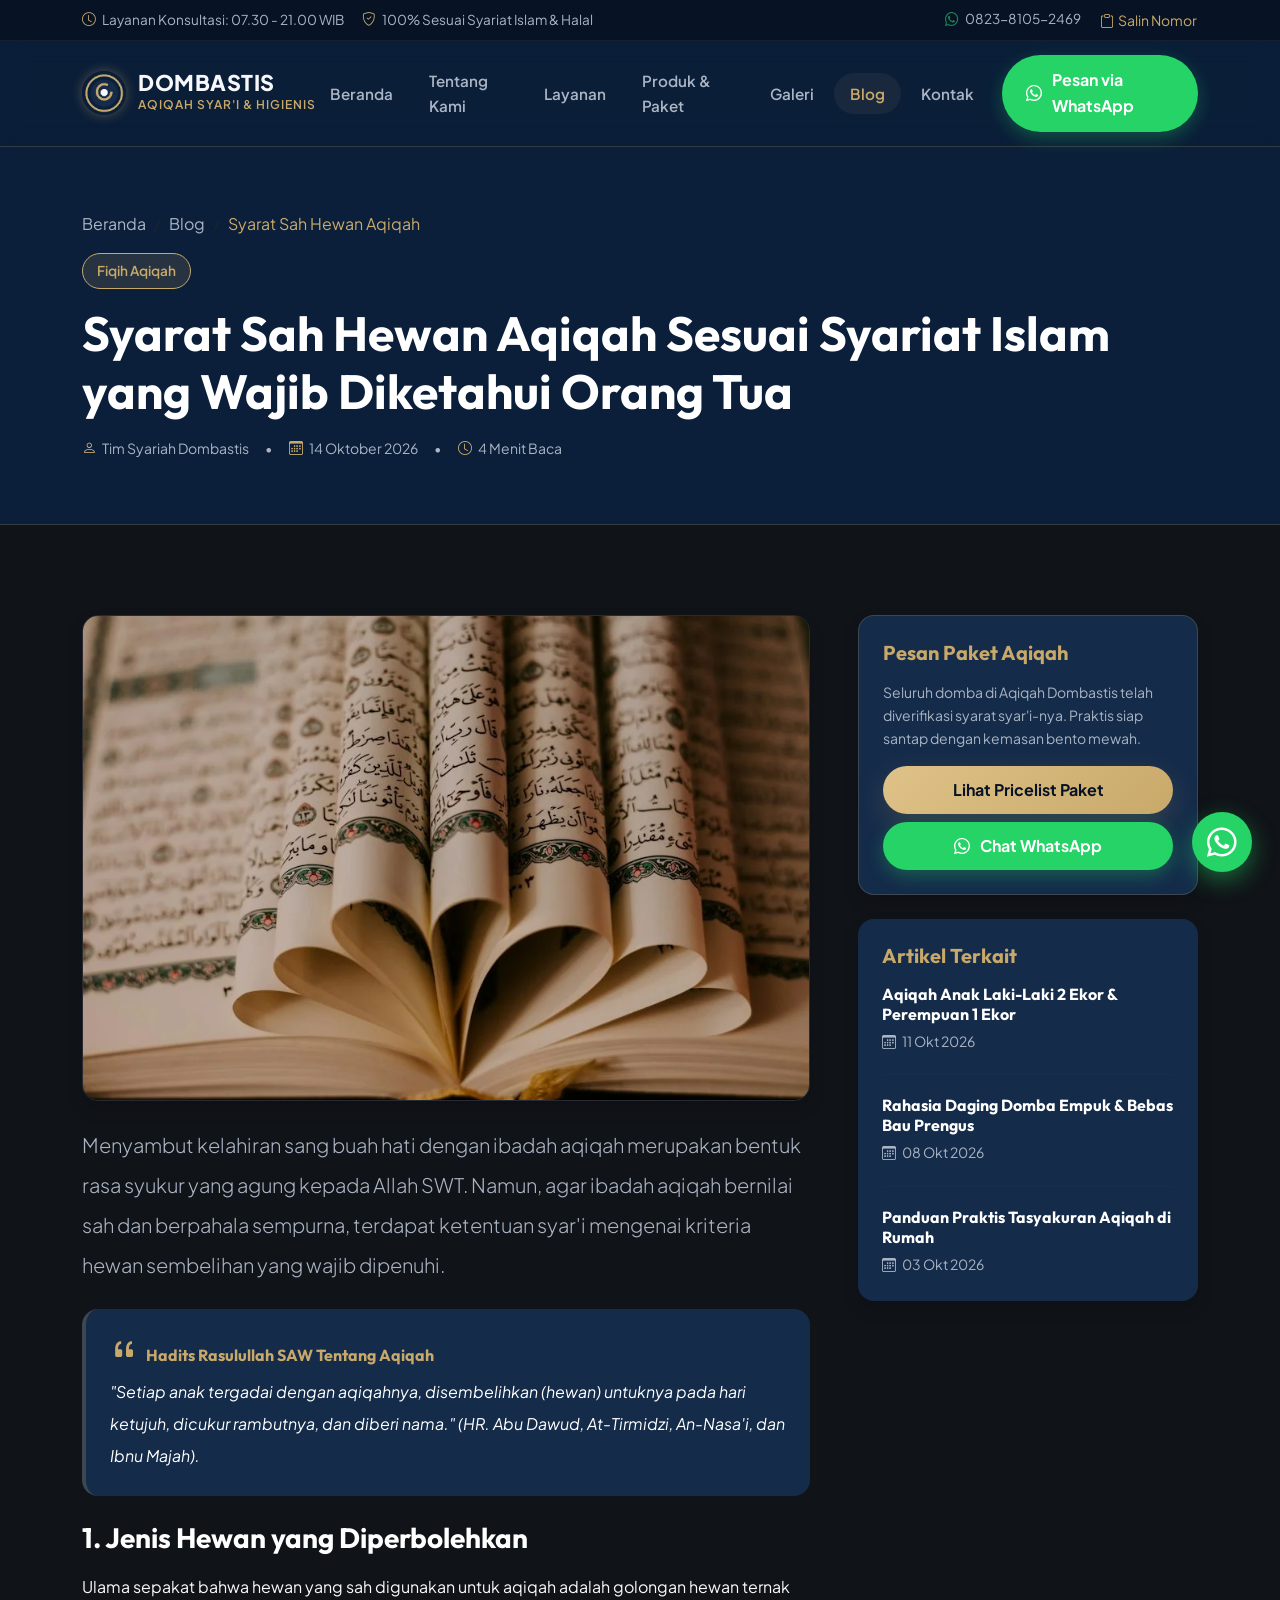
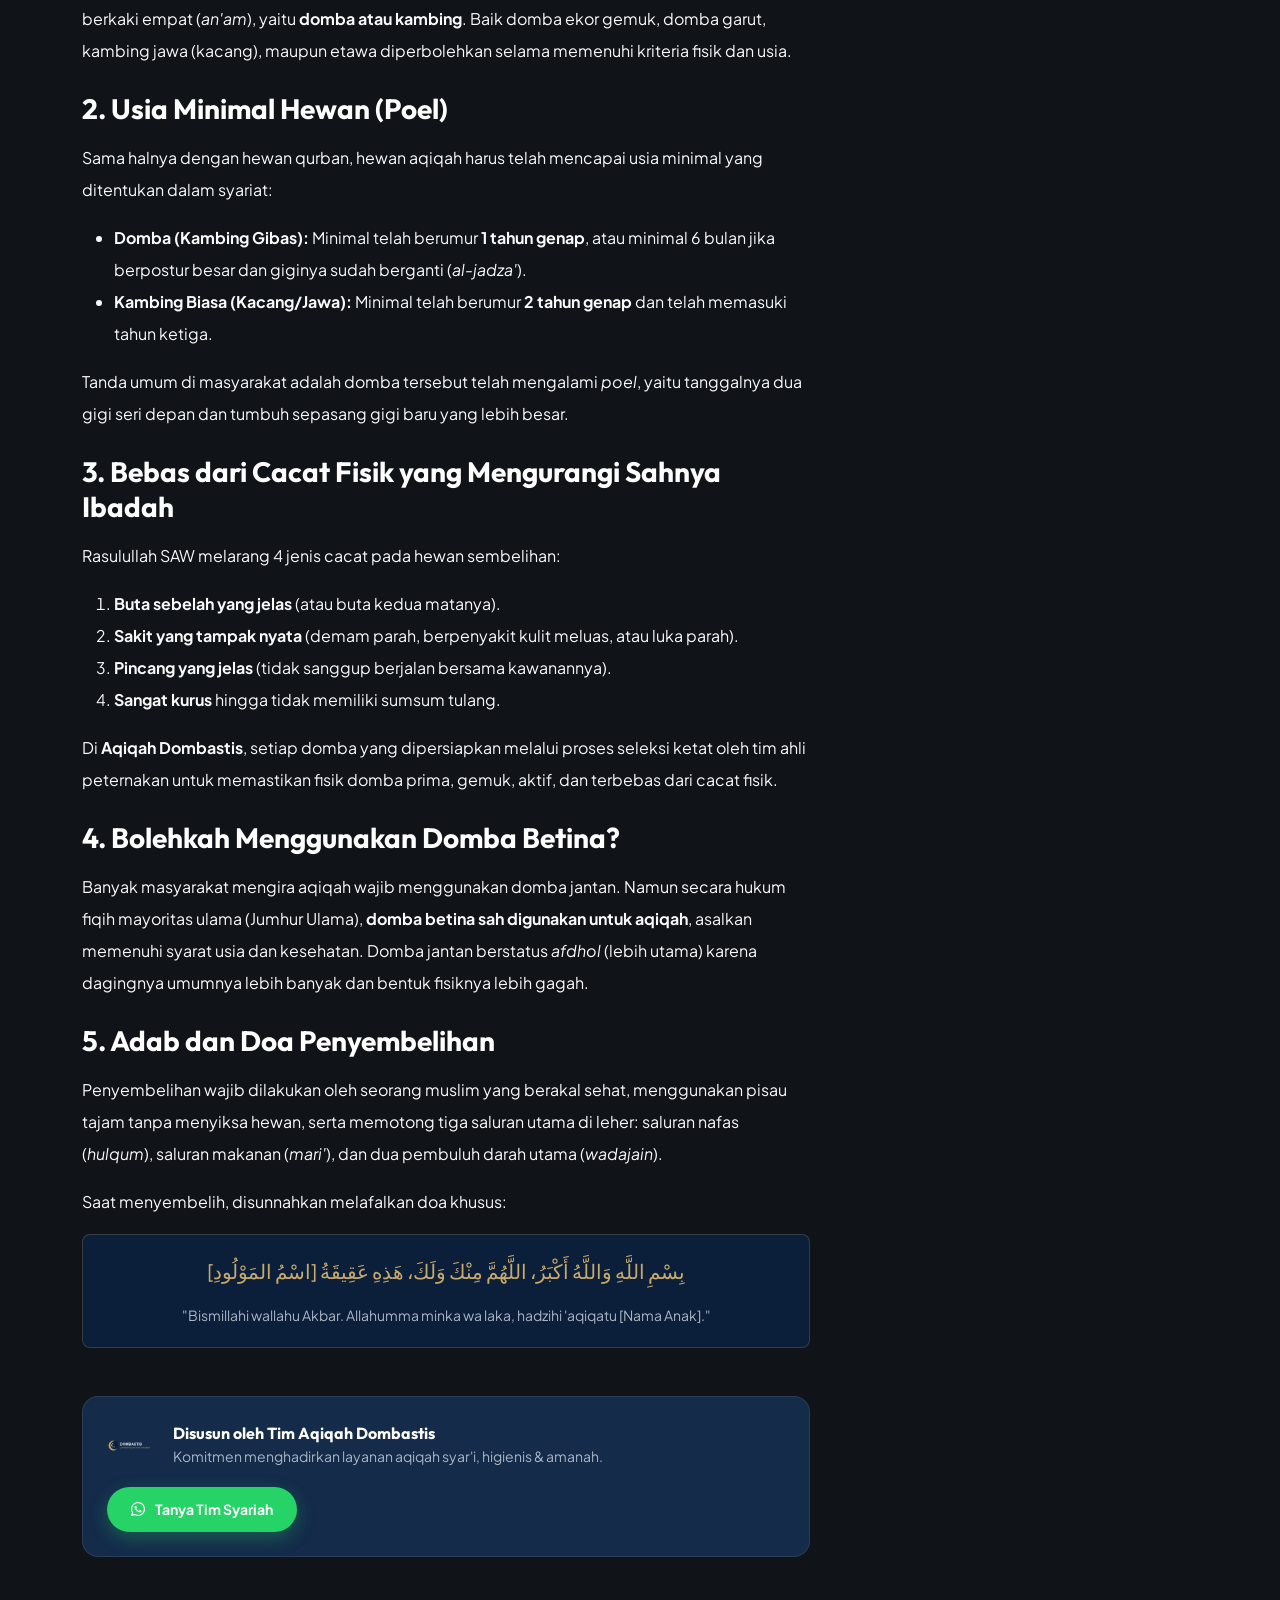
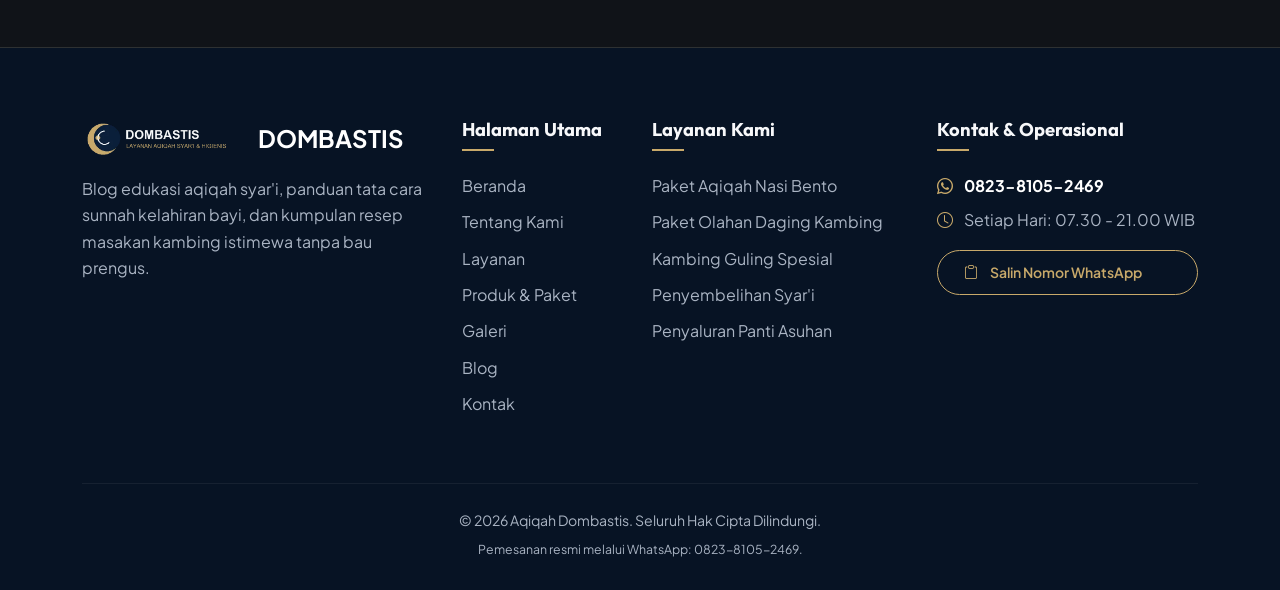
<file: blog-detail.html>
<!DOCTYPE html>
<html lang="id">
<head>
  <meta charset="UTF-8">
  <meta name="viewport" content="width=device-width, initial-scale=1.0">
  <title>Syarat Sah Hewan Aqiqah Sesuai Syariat Islam | Aqiqah Dombastis</title>
  <meta name="description" content="Kupas tuntas syarat sah domba dan kambing untuk aqiqah anak menurut syariat Islam: usia minimal poel, bebas cacat, ketentuan jantan atau betina, dan doa sembelih.">
  <link rel="canonical" href="https://aqiqahdombastis.com/blog-detail.html">

  <meta property="og:type" content="article">
  <meta property="og:title" content="Syarat Sah Hewan Aqiqah Sesuai Syariat Islam | Aqiqah Dombastis">
  <meta property="og:description" content="Panduan lengkap kriteria domba aqiqah yang sah, afdhol, dan barokah menurut tuntunan Rasulullah SAW.">
  <meta property="og:image" content="assets/img/blog-syariat-aqiqah.webp">

  <link rel="icon" type="image/webp" href="assets/img/favicon.webp">
  <link rel="preconnect" href="https://fonts.googleapis.com">
  <link rel="preconnect" href="https://fonts.gstatic.com" crossorigin>
  <link href="https://fonts.googleapis.com/css2?family=Outfit:wght@400;600;700;800&family=Plus+Jakarta+Sans:wght@400;500;600;700&display=swap" rel="stylesheet">

  <link href="https://cdn.jsdelivr.net/npm/bootstrap@5.3.3/dist/css/bootstrap.min.css" rel="stylesheet">
  <link rel="stylesheet" href="https://cdn.jsdelivr.net/npm/bootstrap-icons@1.11.3/font/bootstrap-icons.min.css">
  <link rel="stylesheet" href="assets/css/style.css">
</head>
<body>

  <!-- Top Bar -->
  <div class="header-top d-none d-md-block">
    <div class="container d-flex justify-content-between align-items-center">
      <div>
        <span class="me-3"><i class="bi bi-clock text-gold me-1"></i> Layanan Konsultasi: 07.30 - 21.00 WIB</span>
        <span><i class="bi bi-shield-check text-gold me-1"></i> 100% Sesuai Syariat Islam & Halal</span>
      </div>
      <div>
        <a href="https://wa.me/6282381052469" target="_blank" rel="noopener" class="text-secondary-custom me-3 hover-gold">
          <i class="bi bi-whatsapp text-success me-1"></i> 0823-8105-2469
        </a>
        <button class="btn btn-sm btn-link text-gold p-0 text-decoration-none btn-copy-phone" title="Salin nomor WhatsApp">
          <i class="bi bi-clipboard me-1"></i>Salin Nomor
        </button>
      </div>
    </div>
  </div>

  <!-- Navbar -->
  <nav class="navbar navbar-expand-lg navbar-custom sticky-top">
    <div class="container">
      <a class="navbar-brand navbar-brand-wrapper" href="index.html">
        <img src="assets/img/favicon.webp" alt="Logo Aqiqah Dombastis" style="width: 44px; height: 44px; border-radius: 50%; box-shadow: 0 0 12px rgba(200, 169, 106, 0.4);">
        <div>
          <div class="brand-text-title">DOMBASTIS</div>
          <div class="brand-text-tagline">Aqiqah Syar'i & Higienis</div>
        </div>
      </a>
      <button class="navbar-toggler" type="button" data-bs-toggle="collapse" data-bs-target="#navMenu" aria-controls="navMenu" aria-expanded="false" aria-label="Toggle navigation">
        <i class="bi bi-list fs-2"></i>
      </button>
      <div class="collapse navbar-collapse" id="navMenu">
        <ul class="navbar-nav ms-auto mb-2 mb-lg-0 align-items-lg-center gap-1">
          <li class="nav-item"><a class="nav-link" href="index.html">Beranda</a></li>
          <li class="nav-item"><a class="nav-link" href="tentang.html">Tentang Kami</a></li>
          <li class="nav-item"><a class="nav-link" href="layanan.html">Layanan</a></li>
          <li class="nav-item"><a class="nav-link" href="produk.html">Produk & Paket</a></li>
          <li class="nav-item"><a class="nav-link" href="galeri.html">Galeri</a></li>
          <li class="nav-item"><a class="nav-link active" aria-current="page" href="blog.html">Blog</a></li>
          <li class="nav-item"><a class="nav-link" href="kontak.html">Kontak</a></li>
          <li class="nav-item ms-lg-2 mt-3 mt-lg-0">
            <a href="https://wa.me/6282381052469?text=Halo%20Aqiqah%20Dombastis,%20saya%20ingin%20konsultasi." target="_blank" rel="noopener" class="btn-whatsapp btn-sm">
              <i class="bi bi-whatsapp"></i> Pesan via WhatsApp
            </a>
          </li>
        </ul>
      </div>
    </div>
  </nav>

  <!-- Article Breadcrumb & Header -->
  <header class="py-5 bg-navy-deep border-bottom border-gold">
    <div class="container py-3">
      <nav aria-label="breadcrumb">
        <ol class="breadcrumb">
          <li class="breadcrumb-item"><a href="index.html" class="text-secondary-custom">Beranda</a></li>
          <li class="breadcrumb-item"><a href="blog.html" class="text-secondary-custom">Blog</a></li>
          <li class="breadcrumb-item active text-gold" aria-current="page">Syarat Sah Hewan Aqiqah</li>
        </ol>
      </nav>
      <div class="badge-gold mb-3">Fiqih Aqiqah</div>
      <h1 class="display-5 fw-bold text-white mb-3">Syarat Sah Hewan Aqiqah Sesuai Syariat Islam yang Wajib Diketahui Orang Tua</h1>
      <div class="d-flex align-items-center gap-3 text-secondary-custom small">
        <span><i class="bi bi-person text-gold me-1"></i> Tim Syariah Dombastis</span>
        <span>•</span>
        <span><i class="bi bi-calendar3 text-gold me-1"></i> 14 Oktober 2026</span>
        <span>•</span>
        <span><i class="bi bi-clock text-gold me-1"></i> 4 Menit Baca</span>
      </div>
    </div>
  </header>

  <!-- Article Content Section -->
  <section class="section-padding bg-charcoal">
    <div class="container">
      <div class="row g-5">
        <!-- Main Article -->
        <div class="col-lg-8">
          <div class="mb-4 rounded-4 overflow-hidden shadow border border-secondary border-opacity-25">
            <img src="assets/img/blog-syariat-aqiqah.webp" alt="Panduan Syarat Sah Hewan Aqiqah" class="w-100 h-auto">
          </div>

          <div class="text-light fs-6 lh-lg mb-4">
            <p class="lead text-secondary-custom">
              Menyambut kelahiran sang buah hati dengan ibadah aqiqah merupakan bentuk rasa syukur yang agung kepada Allah SWT. Namun, agar ibadah aqiqah bernilai sah dan berpahala sempurna, terdapat ketentuan syar'i mengenai kriteria hewan sembelihan yang wajib dipenuhi.
            </p>

            <div class="p-4 bg-navy-secondary rounded-4 border-start border-4 border-gold my-4">
              <h6 class="text-gold mb-2"><i class="bi bi-quote fs-3 me-2"></i>Hadits Rasulullah SAW Tentang Aqiqah</h6>
              <p class="text-white mb-0 fst-italic">
                "Setiap anak tergadai dengan aqiqahnya, disembelihkan (hewan) untuknya pada hari ketujuh, dicukur rambutnya, dan diberi nama." (HR. Abu Dawud, At-Tirmidzi, An-Nasa'i, dan Ibnu Majah).
              </p>
            </div>

            <h3 class="text-white mt-4 mb-3">1. Jenis Hewan yang Diperbolehkan</h3>
            <p>
              Ulama sepakat bahwa hewan yang sah digunakan untuk aqiqah adalah golongan hewan ternak berkaki empat (<em>an'am</em>), yaitu <strong>domba atau kambing</strong>. Baik domba ekor gemuk, domba garut, kambing jawa (kacang), maupun etawa diperbolehkan selama memenuhi kriteria fisik dan usia.
            </p>

            <h3 class="text-white mt-4 mb-3">2. Usia Minimal Hewan (Poel)</h3>
            <p>
              Sama halnya dengan hewan qurban, hewan aqiqah harus telah mencapai usia minimal yang ditentukan dalam syariat:
            </p>
            <ul>
              <li><strong>Domba (Kambing Gibas):</strong> Minimal telah berumur <strong>1 tahun genap</strong>, atau minimal 6 bulan jika berpostur besar dan giginya sudah berganti (<em>al-jadza'</em>).</li>
              <li><strong>Kambing Biasa (Kacang/Jawa):</strong> Minimal telah berumur <strong>2 tahun genap</strong> dan telah memasuki tahun ketiga.</li>
            </ul>
            <p>
              Tanda umum di masyarakat adalah domba tersebut telah mengalami <em>poel</em>, yaitu tanggalnya dua gigi seri depan dan tumbuh sepasang gigi baru yang lebih besar.
            </p>

            <h3 class="text-white mt-4 mb-3">3. Bebas dari Cacat Fisik yang Mengurangi Sahnya Ibadah</h3>
            <p>
              Rasulullah SAW melarang 4 jenis cacat pada hewan sembelihan:
            </p>
            <ol>
              <li><strong>Buta sebelah yang jelas</strong> (atau buta kedua matanya).</li>
              <li><strong>Sakit yang tampak nyata</strong> (demam parah, berpenyakit kulit meluas, atau luka parah).</li>
              <li><strong>Pincang yang jelas</strong> (tidak sanggup berjalan bersama kawanannya).</li>
              <li><strong>Sangat kurus</strong> hingga tidak memiliki sumsum tulang.</li>
            </ol>
            <p>
              Di <strong>Aqiqah Dombastis</strong>, setiap domba yang dipersiapkan melalui proses seleksi ketat oleh tim ahli peternakan untuk memastikan fisik domba prima, gemuk, aktif, dan terbebas dari cacat fisik.
            </p>

            <h3 class="text-white mt-4 mb-3">4. Bolehkah Menggunakan Domba Betina?</h3>
            <p>
              Banyak masyarakat mengira aqiqah wajib menggunakan domba jantan. Namun secara hukum fiqih mayoritas ulama (Jumhur Ulama), <strong>domba betina sah digunakan untuk aqiqah</strong>, asalkan memenuhi syarat usia dan kesehatan. Domba jantan berstatus <em>afdhol</em> (lebih utama) karena dagingnya umumnya lebih banyak dan bentuk fisiknya lebih gagah.
            </p>

            <h3 class="text-white mt-4 mb-3">5. Adab dan Doa Penyembelihan</h3>
            <p>
              Penyembelihan wajib dilakukan oleh seorang muslim yang berakal sehat, menggunakan pisau tajam tanpa menyiksa hewan, serta memotong tiga saluran utama di leher: saluran nafas (<em>hulqum</em>), saluran makanan (<em>mari'</em>), dan dua pembuluh darah utama (<em>wadajain</em>).
            </p>
            <p>
              Saat menyembelih, disunnahkan melafalkan doa khusus:
            </p>
            <div class="p-3 bg-navy-deep rounded-3 border border-gold text-center my-3">
              <span class="fs-5 text-gold d-block mb-2 font-arabic">بِسْمِ اللَّهِ وَاللَّهُ أَكْبَرُ، اللَّهُمَّ مِنْكَ وَلَكَ، هَذِهِ عَقِيقَةُ [اسْمُ المَوْلُودِ]</span>
              <small class="text-secondary-custom">"Bismillahi wallahu Akbar. Allahumma minka wa laka, hadzihi 'aqiqatu [Nama Anak]."</small>
            </div>
          </div>

          <!-- Author Box & Share -->
          <div class="p-4 bg-navy-secondary rounded-4 border border-secondary border-opacity-25 mt-5">
            <div class="d-flex align-items-center justify-content-between flex-wrap gap-3">
              <div class="d-flex align-items-center gap-3">
                <img src="assets/img/logo-dombastis.webp" alt="Tim Aqiqah Dombastis" style="width: 50px; height: 50px; object-fit: contain;">
                <div>
                  <h6 class="text-white mb-0">Disusun oleh Tim Aqiqah Dombastis</h6>
                  <small class="text-secondary-custom">Komitmen menghadirkan layanan aqiqah syar'i, higienis & amanah.</small>
                </div>
              </div>
              <div>
                <a href="https://wa.me/6282381052469?text=Halo%20Aqiqah%20Dombastis,%20saya%20ingin%20tanya%20seputar%20syarat%20hewan%20aqiqah." target="_blank" rel="noopener" class="btn btn-sm btn-whatsapp">
                  <i class="bi bi-whatsapp"></i> Tanya Tim Syariah
                </a>
              </div>
            </div>
          </div>
        </div>

        <!-- Sidebar Related -->
        <div class="col-lg-4">
          <div class="card bg-navy-secondary border-gold p-4 rounded-4 shadow mb-4">
            <h5 class="text-gold mb-3">Pesan Paket Aqiqah</h5>
            <p class="text-secondary-custom small mb-3">
              Seluruh domba di Aqiqah Dombastis telah diverifikasi syarat syar'i-nya. Praktis siap santap dengan kemasan bento mewah.
            </p>
            <a href="produk.html" class="btn btn-gold w-100 justify-content-center mb-2">Lihat Pricelist Paket</a>
            <a href="https://wa.me/6282381052469?text=Halo%20Aqiqah%20Dombastis,%20saya%20mau%20konsultasi%20paket." target="_blank" rel="noopener" class="btn btn-whatsapp w-100 justify-content-center">
              <i class="bi bi-whatsapp"></i> Chat WhatsApp
            </a>
          </div>

          <!-- Artikel Terkait -->
          <div class="card bg-navy-secondary border-0 p-4 rounded-4 shadow">
            <h5 class="text-gold mb-3">Artikel Terkait</h5>
            <div class="d-flex flex-column gap-3">
              <div>
                <h6 class="text-white mb-1"><a href="blog.html" class="text-white hover-gold">Aqiqah Anak Laki-Laki 2 Ekor & Perempuan 1 Ekor</a></h6>
                <small class="text-secondary-custom"><i class="bi bi-calendar3 me-1"></i> 11 Okt 2026</small>
              </div>
              <hr class="border-secondary border-opacity-25 my-1">
              <div>
                <h6 class="text-white mb-1"><a href="blog.html" class="text-white hover-gold">Rahasia Daging Domba Empuk & Bebas Bau Prengus</a></h6>
                <small class="text-secondary-custom"><i class="bi bi-calendar3 me-1"></i> 08 Okt 2026</small>
              </div>
              <hr class="border-secondary border-opacity-25 my-1">
              <div>
                <h6 class="text-white mb-1"><a href="blog.html" class="text-white hover-gold">Panduan Praktis Tasyakuran Aqiqah di Rumah</a></h6>
                <small class="text-secondary-custom"><i class="bi bi-calendar3 me-1"></i> 03 Okt 2026</small>
              </div>
            </div>
          </div>
        </div>
      </div>
    </div>
  </section>

  <!-- Footer -->
  <footer class="footer-main">
    <div class="container">
      <div class="row g-4 justify-content-between">
        <div class="col-lg-4">
          <div class="d-flex align-items-center gap-2 mb-3">
            <img src="assets/img/logo-dombastis.webp" alt="Aqiqah Dombastis" style="height: 42px; width: auto;">
            <div class="fs-4 fw-bold text-white">DOMBASTIS</div>
          </div>
          <p class="text-secondary-custom mb-4">
            Blog edukasi aqiqah syar'i, panduan tata cara sunnah kelahiran bayi, dan kumpulan resep masakan kambing istimewa tanpa bau prengus.
          </p>
        </div>
        <div class="col-lg-2 col-md-4 col-6">
          <h5 class="footer-title">Halaman Utama</h5>
          <ul class="footer-links">
            <li><a href="index.html">Beranda</a></li>
            <li><a href="tentang.html">Tentang Kami</a></li>
            <li><a href="layanan.html">Layanan</a></li>
            <li><a href="produk.html">Produk & Paket</a></li>
            <li><a href="galeri.html">Galeri</a></li>
            <li><a href="blog.html">Blog</a></li>
            <li><a href="kontak.html">Kontak</a></li>
          </ul>
        </div>
        <div class="col-lg-3 col-md-4 col-6">
          <h5 class="footer-title">Layanan Kami</h5>
          <ul class="footer-links">
            <li><a href="produk.html">Paket Aqiqah Nasi Bento</a></li>
            <li><a href="produk.html">Paket Olahan Daging Kambing</a></li>
            <li><a href="produk.html">Kambing Guling Spesial</a></li>
            <li><a href="layanan.html">Penyembelihan Syar'i</a></li>
            <li><a href="layanan.html">Penyaluran Panti Asuhan</a></li>
          </ul>
        </div>
        <div class="col-lg-3 col-md-4">
          <h5 class="footer-title">Kontak & Operasional</h5>
          <div class="mb-2 text-secondary-custom">
            <i class="bi bi-whatsapp text-gold me-2"></i>
            <a href="https://wa.me/6282381052469" target="_blank" rel="noopener" class="text-white fw-bold">0823-8105-2469</a>
          </div>
          <div class="mb-2 text-secondary-custom">
            <i class="bi bi-clock text-gold me-2"></i>
            <span>Setiap Hari: 07.30 - 21.00 WIB</span>
          </div>
          <button class="btn btn-sm btn-gold-outline w-100 btn-copy-phone mt-2">
            <i class="bi bi-clipboard me-1"></i> Salin Nomor WhatsApp
          </button>
        </div>
      </div>
      <div class="footer-bottom text-center text-secondary-custom">
        <p class="mb-1">&copy; 2026 Aqiqah Dombastis. Seluruh Hak Cipta Dilindungi.</p>
        <small>Pemesanan resmi melalui WhatsApp: 0823-8105-2469.</small>
      </div>
    </div>
  </footer>

  <!-- Scroll to Top Button (Above Floating WhatsApp) -->
  <button type="button" id="btnScrollTop" class="btn-scroll-top" aria-label="Kembali ke atas" title="Kembali ke atas">
    <i class="bi bi-chevron-up"></i>
  </button>

  <!-- Floating WhatsApp -->
  <a href="https://wa.me/6282381052469?text=Halo%20Aqiqah%20Dombastis,%20saya%20ingin%20konsultasi." target="_blank" rel="noopener" class="floating-whatsapp" aria-label="WhatsApp Aqiqah Dombastis"><i class="bi bi-whatsapp"></i></a>

  <script src="https://cdn.jsdelivr.net/npm/bootstrap@5.3.3/dist/js/bootstrap.bundle.min.js"></script>
  <script src="assets/js/main.js"></script>
</body>
</html>
</file>
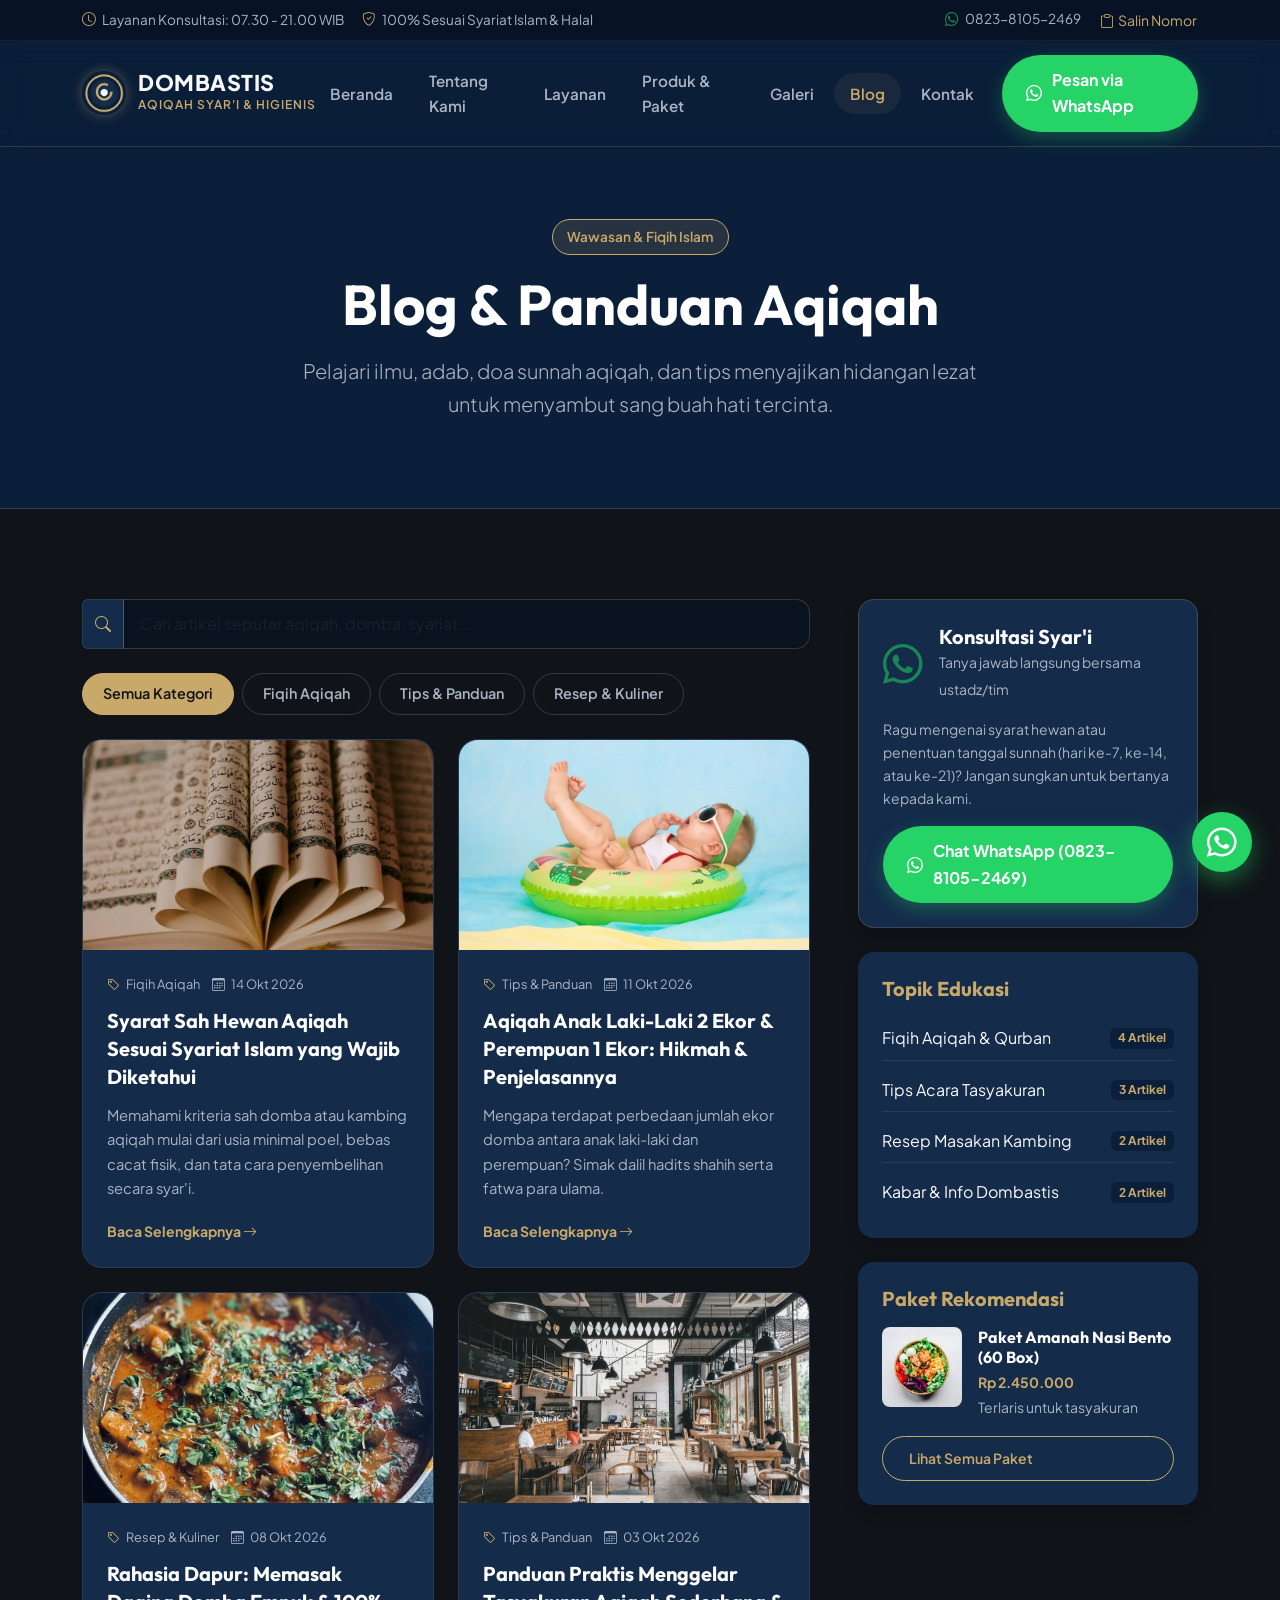
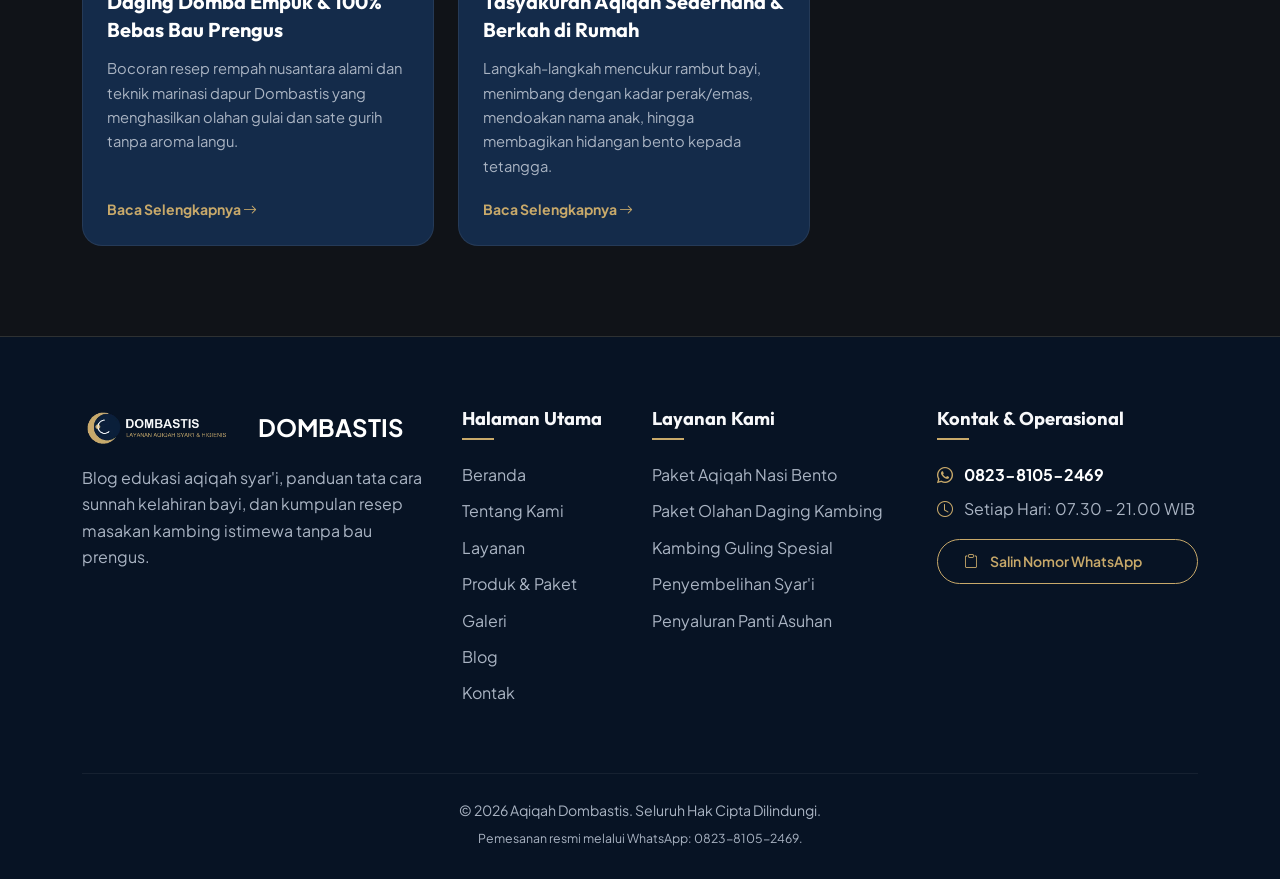
<file: blog.html>
<!DOCTYPE html>
<html lang="id">
<head>
  <meta charset="UTF-8">
  <meta name="viewport" content="width=device-width, initial-scale=1.0">
  <title>Blog & Edukasi Syariah Aqiqah | Aqiqah Dombastis</title>
  <meta name="description" content="Kumpulan artikel edukasi fiqih aqiqah, syarat sah domba, panduan tasyakuran anak laki-laki & perempuan, serta tips olahan kambing lezat tanpa bau prengus.">
  <link rel="canonical" href="https://aqiqahdombastis.com/blog.html">

  <meta property="og:type" content="blog">
  <meta property="og:title" content="Blog & Edukasi Syariah Aqiqah | Aqiqah Dombastis">
  <meta property="og:description" content="Informasi syariat aqiqah, tips pelaksanaan tasyakuran, dan resep olahan nusantara terpercaya.">
  <meta property="og:image" content="assets/img/og-image.webp">

  <link rel="icon" type="image/webp" href="assets/img/favicon.webp">
  <link rel="preconnect" href="https://fonts.googleapis.com">
  <link rel="preconnect" href="https://fonts.gstatic.com" crossorigin>
  <link href="https://fonts.googleapis.com/css2?family=Outfit:wght@400;600;700;800&family=Plus+Jakarta+Sans:wght@400;500;600;700&display=swap" rel="stylesheet">

  <link href="https://cdn.jsdelivr.net/npm/bootstrap@5.3.3/dist/css/bootstrap.min.css" rel="stylesheet">
  <link rel="stylesheet" href="https://cdn.jsdelivr.net/npm/bootstrap-icons@1.11.3/font/bootstrap-icons.min.css">
  <link rel="stylesheet" href="assets/css/style.css">
</head>
<body>

  <!-- Top Bar -->
  <div class="header-top d-none d-md-block">
    <div class="container d-flex justify-content-between align-items-center">
      <div>
        <span class="me-3"><i class="bi bi-clock text-gold me-1"></i> Layanan Konsultasi: 07.30 - 21.00 WIB</span>
        <span><i class="bi bi-shield-check text-gold me-1"></i> 100% Sesuai Syariat Islam & Halal</span>
      </div>
      <div>
        <a href="https://wa.me/6282381052469" target="_blank" rel="noopener" class="text-secondary-custom me-3 hover-gold">
          <i class="bi bi-whatsapp text-success me-1"></i> 0823-8105-2469
        </a>
        <button class="btn btn-sm btn-link text-gold p-0 text-decoration-none btn-copy-phone" title="Salin nomor WhatsApp">
          <i class="bi bi-clipboard me-1"></i>Salin Nomor
        </button>
      </div>
    </div>
  </div>

  <!-- Navbar -->
  <nav class="navbar navbar-expand-lg navbar-custom sticky-top">
    <div class="container">
      <a class="navbar-brand navbar-brand-wrapper" href="index.html">
        <img src="assets/img/favicon.webp" alt="Logo Aqiqah Dombastis" style="width: 44px; height: 44px; border-radius: 50%; box-shadow: 0 0 12px rgba(200, 169, 106, 0.4);">
        <div>
          <div class="brand-text-title">DOMBASTIS</div>
          <div class="brand-text-tagline">Aqiqah Syar'i & Higienis</div>
        </div>
      </a>
      <button class="navbar-toggler" type="button" data-bs-toggle="collapse" data-bs-target="#navMenu" aria-controls="navMenu" aria-expanded="false" aria-label="Toggle navigation">
        <i class="bi bi-list fs-2"></i>
      </button>
      <div class="collapse navbar-collapse" id="navMenu">
        <ul class="navbar-nav ms-auto mb-2 mb-lg-0 align-items-lg-center gap-1">
          <li class="nav-item"><a class="nav-link" href="index.html">Beranda</a></li>
          <li class="nav-item"><a class="nav-link" href="tentang.html">Tentang Kami</a></li>
          <li class="nav-item"><a class="nav-link" href="layanan.html">Layanan</a></li>
          <li class="nav-item"><a class="nav-link" href="produk.html">Produk & Paket</a></li>
          <li class="nav-item"><a class="nav-link" href="galeri.html">Galeri</a></li>
          <li class="nav-item"><a class="nav-link active" aria-current="page" href="blog.html">Blog</a></li>
          <li class="nav-item"><a class="nav-link" href="kontak.html">Kontak</a></li>
          <li class="nav-item ms-lg-2 mt-3 mt-lg-0">
            <a href="https://wa.me/6282381052469?text=Halo%20Aqiqah%20Dombastis,%20saya%20ingin%20konsultasi." target="_blank" rel="noopener" class="btn-whatsapp btn-sm">
              <i class="bi bi-whatsapp"></i> Pesan via WhatsApp
            </a>
          </li>
        </ul>
      </div>
    </div>
  </nav>

  <!-- Page Header -->
  <header class="py-5 bg-navy-deep border-bottom border-gold">
    <div class="container py-4 text-center">
      <div class="badge-gold mb-3">Wawasan & Fiqih Islam</div>
      <h1 class="display-4 fw-bold text-white mb-3">Blog & Panduan Aqiqah</h1>
      <p class="text-secondary-custom lead mx-auto" style="max-width: 720px;">
        Pelajari ilmu, adab, doa sunnah aqiqah, dan tips menyajikan hidangan lezat untuk menyambut sang buah hati tercinta.
      </p>
    </div>
  </header>

  <!-- Main Content & Sidebar -->
  <section class="section-padding bg-charcoal">
    <div class="container">
      <div class="row g-5">
        <!-- Main Column Articles -->
        <div class="col-lg-8">
          <!-- Search & Filter Controls -->
          <div class="mb-4">
            <div class="input-group">
              <span class="input-group-text bg-navy-secondary border-secondary border-opacity-25 text-gold">
                <i class="bi bi-search"></i>
              </span>
              <input type="text" id="blogSearchInput" class="form-control form-control-custom" placeholder="Cari artikel seputar aqiqah, domba, syariat...">
            </div>
          </div>

          <div class="d-flex flex-wrap gap-2 mb-4">
            <button class="gallery-filter-btn blog-category-link active" data-category="all">Semua Kategori</button>
            <button class="gallery-filter-btn blog-category-link" data-category="fiqih">Fiqih Aqiqah</button>
            <button class="gallery-filter-btn blog-category-link" data-category="panduan">Tips & Panduan</button>
            <button class="gallery-filter-btn blog-category-link" data-category="resep">Resep & Kuliner</button>
          </div>

          <!-- Articles List -->
          <div class="row g-4" id="blogGrid">
            <!-- Article 1 -->
            <div class="col-md-6 blog-card-col" data-category="fiqih">
              <article class="blog-card">
                <div class="blog-thumb">
                  <img src="assets/img/blog-syariat-aqiqah.webp" alt="Syarat Sah Domba Aqiqah" loading="lazy">
                </div>
                <div class="blog-body">
                  <div class="blog-meta">
                    <span><i class="bi bi-tag text-gold me-1"></i> Fiqih Aqiqah</span>
                    <span><i class="bi bi-calendar3 me-1"></i> 14 Okt 2026</span>
                  </div>
                  <h4 class="blog-title">
                    <a href="blog-detail.html" class="text-white hover-gold">Syarat Sah Hewan Aqiqah Sesuai Syariat Islam yang Wajib Diketahui</a>
                  </h4>
                  <p class="blog-desc">
                    Memahami kriteria sah domba atau kambing aqiqah mulai dari usia minimal poel, bebas cacat fisik, dan tata cara penyembelihan secara syar'i.
                  </p>
                  <a href="blog-detail.html" class="text-gold fw-bold small">
                    Baca Selengkapnya <i class="bi bi-arrow-right"></i>
                  </a>
                </div>
              </article>
            </div>

            <!-- Article 2 -->
            <div class="col-md-6 blog-card-col" data-category="panduan">
              <article class="blog-card">
                <div class="blog-thumb">
                  <img src="assets/img/blog-anak-laki-perempuan.webp" alt="Perbedaan Aqiqah Anak Laki-Laki dan Perempuan" loading="lazy">
                </div>
                <div class="blog-body">
                  <div class="blog-meta">
                    <span><i class="bi bi-tag text-gold me-1"></i> Tips & Panduan</span>
                    <span><i class="bi bi-calendar3 me-1"></i> 11 Okt 2026</span>
                  </div>
                  <h4 class="blog-title">
                    <a href="blog-detail.html" class="text-white hover-gold">Aqiqah Anak Laki-Laki 2 Ekor & Perempuan 1 Ekor: Hikmah & Penjelasannya</a>
                  </h4>
                  <p class="blog-desc">
                    Mengapa terdapat perbedaan jumlah ekor domba antara anak laki-laki dan perempuan? Simak dalil hadits shahih serta fatwa para ulama.
                  </p>
                  <a href="blog-detail.html" class="text-gold fw-bold small">
                    Baca Selengkapnya <i class="bi bi-arrow-right"></i>
                  </a>
                </div>
              </article>
            </div>

            <!-- Article 3 -->
            <div class="col-md-6 blog-card-col" data-category="resep">
              <article class="blog-card">
                <div class="blog-thumb">
                  <img src="assets/img/blog-kebuli-rempah.webp" alt="Tips Masak Daging Domba Tanpa Prengus" loading="lazy">
                </div>
                <div class="blog-body">
                  <div class="blog-meta">
                    <span><i class="bi bi-tag text-gold me-1"></i> Resep & Kuliner</span>
                    <span><i class="bi bi-calendar3 me-1"></i> 08 Okt 2026</span>
                  </div>
                  <h4 class="blog-title">
                    <a href="blog-detail.html" class="text-white hover-gold">Rahasia Dapur: Memasak Daging Domba Empuk & 100% Bebas Bau Prengus</a>
                  </h4>
                  <p class="blog-desc">
                    Bocoran resep rempah nusantara alami dan teknik marinasi dapur Dombastis yang menghasilkan olahan gulai dan sate gurih tanpa aroma langu.
                  </p>
                  <a href="blog-detail.html" class="text-gold fw-bold small">
                    Baca Selengkapnya <i class="bi bi-arrow-right"></i>
                  </a>
                </div>
              </article>
            </div>

            <!-- Article 4 -->
            <div class="col-md-6 blog-card-col" data-category="panduan">
              <article class="blog-card">
                <div class="blog-thumb">
                  <img src="assets/img/hero-aqiqah.webp" alt="Panduan Tasyakuran Aqiqah di Rumah" loading="lazy">
                </div>
                <div class="blog-body">
                  <div class="blog-meta">
                    <span><i class="bi bi-tag text-gold me-1"></i> Tips & Panduan</span>
                    <span><i class="bi bi-calendar3 me-1"></i> 03 Okt 2026</span>
                  </div>
                  <h4 class="blog-title">
                    <a href="blog-detail.html" class="text-white hover-gold">Panduan Praktis Menggelar Tasyakuran Aqiqah Sederhana & Berkah di Rumah</a>
                  </h4>
                  <p class="blog-desc">
                    Langkah-langkah mencukur rambut bayi, menimbang dengan kadar perak/emas, mendoakan nama anak, hingga membagikan hidangan bento kepada tetangga.
                  </p>
                  <a href="blog-detail.html" class="text-gold fw-bold small">
                    Baca Selengkapnya <i class="bi bi-arrow-right"></i>
                  </a>
                </div>
              </article>
            </div>
          </div>
        </div>

        <!-- Sidebar -->
        <div class="col-lg-4">
          <!-- Konsultasi Box -->
          <div class="card bg-navy-secondary border-gold p-4 rounded-4 shadow mb-4">
            <div class="d-flex align-items-center gap-3 mb-3">
              <i class="bi bi-whatsapp text-success fs-1"></i>
              <div>
                <h5 class="text-white mb-0">Konsultasi Syar'i</h5>
                <small class="text-secondary-custom">Tanya jawab langsung bersama ustadz/tim</small>
              </div>
            </div>
            <p class="text-secondary-custom small mb-3">
              Ragu mengenai syarat hewan atau penentuan tanggal sunnah (hari ke-7, ke-14, atau ke-21)? Jangan sungkan untuk bertanya kepada kami.
            </p>
            <a href="https://wa.me/6282381052469?text=Halo%20Aqiqah%20Dombastis,%20saya%20ingin%20konsultasi%20syariat%20dan%20paket%20aqiqah." target="_blank" rel="noopener" class="btn-whatsapp w-100 justify-content-center">
              <i class="bi bi-whatsapp"></i> Chat WhatsApp (0823-8105-2469)
            </a>
          </div>

          <!-- Kategori List -->
          <div class="card bg-navy-secondary border-0 p-4 rounded-4 shadow mb-4">
            <h5 class="text-gold mb-3">Topik Edukasi</h5>
            <ul class="list-unstyled mb-0 d-flex flex-column gap-2">
              <li class="d-flex justify-content-between align-items-center py-2 border-bottom border-secondary border-opacity-25">
                <span class="text-light">Fiqih Aqiqah & Qurban</span>
                <span class="badge bg-navy-deep text-gold">4 Artikel</span>
              </li>
              <li class="d-flex justify-content-between align-items-center py-2 border-bottom border-secondary border-opacity-25">
                <span class="text-light">Tips Acara Tasyakuran</span>
                <span class="badge bg-navy-deep text-gold">3 Artikel</span>
              </li>
              <li class="d-flex justify-content-between align-items-center py-2 border-bottom border-secondary border-opacity-25">
                <span class="text-light">Resep Masakan Kambing</span>
                <span class="badge bg-navy-deep text-gold">2 Artikel</span>
              </li>
              <li class="d-flex justify-content-between align-items-center py-2">
                <span class="text-light">Kabar & Info Dombastis</span>
                <span class="badge bg-navy-deep text-gold">2 Artikel</span>
              </li>
            </ul>
          </div>

          <!-- Paket Paling Diminati -->
          <div class="card bg-navy-secondary border-0 p-4 rounded-4 shadow">
            <h5 class="text-gold mb-3">Paket Rekomendasi</h5>
            <div class="d-flex gap-3 mb-3">
              <img src="assets/img/paket-nasi-box.webp" alt="Paket Amanah Bento" class="rounded-3" style="width: 80px; height: 80px; object-fit: cover;">
              <div>
                <h6 class="text-white mb-1"><a href="produk.html" class="text-white hover-gold">Paket Amanah Nasi Bento (60 Box)</a></h6>
                <div class="text-gold fw-bold small">Rp 2.450.000</div>
                <small class="text-secondary-custom">Terlaris untuk tasyakuran</small>
              </div>
            </div>
            <a href="produk.html" class="btn btn-sm btn-gold-outline w-100">Lihat Semua Paket</a>
          </div>
        </div>
      </div>
    </div>
  </section>

  <!-- Footer -->
  <footer class="footer-main">
    <div class="container">
      <div class="row g-4 justify-content-between">
        <div class="col-lg-4">
          <div class="d-flex align-items-center gap-2 mb-3">
            <img src="assets/img/logo-dombastis.webp" alt="Aqiqah Dombastis" style="height: 42px; width: auto;">
            <div class="fs-4 fw-bold text-white">DOMBASTIS</div>
          </div>
          <p class="text-secondary-custom mb-4">
            Blog edukasi aqiqah syar'i, panduan tata cara sunnah kelahiran bayi, dan kumpulan resep masakan kambing istimewa tanpa bau prengus.
          </p>
        </div>
        <div class="col-lg-2 col-md-4 col-6">
          <h5 class="footer-title">Halaman Utama</h5>
          <ul class="footer-links">
            <li><a href="index.html">Beranda</a></li>
            <li><a href="tentang.html">Tentang Kami</a></li>
            <li><a href="layanan.html">Layanan</a></li>
            <li><a href="produk.html">Produk & Paket</a></li>
            <li><a href="galeri.html">Galeri</a></li>
            <li><a href="blog.html">Blog</a></li>
            <li><a href="kontak.html">Kontak</a></li>
          </ul>
        </div>
        <div class="col-lg-3 col-md-4 col-6">
          <h5 class="footer-title">Layanan Kami</h5>
          <ul class="footer-links">
            <li><a href="produk.html">Paket Aqiqah Nasi Bento</a></li>
            <li><a href="produk.html">Paket Olahan Daging Kambing</a></li>
            <li><a href="produk.html">Kambing Guling Spesial</a></li>
            <li><a href="layanan.html">Penyembelihan Syar'i</a></li>
            <li><a href="layanan.html">Penyaluran Panti Asuhan</a></li>
          </ul>
        </div>
        <div class="col-lg-3 col-md-4">
          <h5 class="footer-title">Kontak & Operasional</h5>
          <div class="mb-2 text-secondary-custom">
            <i class="bi bi-whatsapp text-gold me-2"></i>
            <a href="https://wa.me/6282381052469" target="_blank" rel="noopener" class="text-white fw-bold">0823-8105-2469</a>
          </div>
          <div class="mb-2 text-secondary-custom">
            <i class="bi bi-clock text-gold me-2"></i>
            <span>Setiap Hari: 07.30 - 21.00 WIB</span>
          </div>
          <button class="btn btn-sm btn-gold-outline w-100 btn-copy-phone mt-2">
            <i class="bi bi-clipboard me-1"></i> Salin Nomor WhatsApp
          </button>
        </div>
      </div>
      <div class="footer-bottom text-center text-secondary-custom">
        <p class="mb-1">&copy; 2026 Aqiqah Dombastis. Seluruh Hak Cipta Dilindungi.</p>
        <small>Pemesanan resmi melalui WhatsApp: 0823-8105-2469.</small>
      </div>
    </div>
  </footer>

  <!-- Scroll to Top Button (Above Floating WhatsApp) -->
  <button type="button" id="btnScrollTop" class="btn-scroll-top" aria-label="Kembali ke atas" title="Kembali ke atas">
    <i class="bi bi-chevron-up"></i>
  </button>

  <!-- Floating WhatsApp -->
  <a href="https://wa.me/6282381052469?text=Halo%20Aqiqah%20Dombastis,%20saya%20ingin%20konsultasi." target="_blank" rel="noopener" class="floating-whatsapp" aria-label="WhatsApp Aqiqah Dombastis"><i class="bi bi-whatsapp"></i></a>

  <script src="https://cdn.jsdelivr.net/npm/bootstrap@5.3.3/dist/js/bootstrap.bundle.min.js"></script>
  <script src="assets/js/main.js"></script>
</body>
</html>
</file>
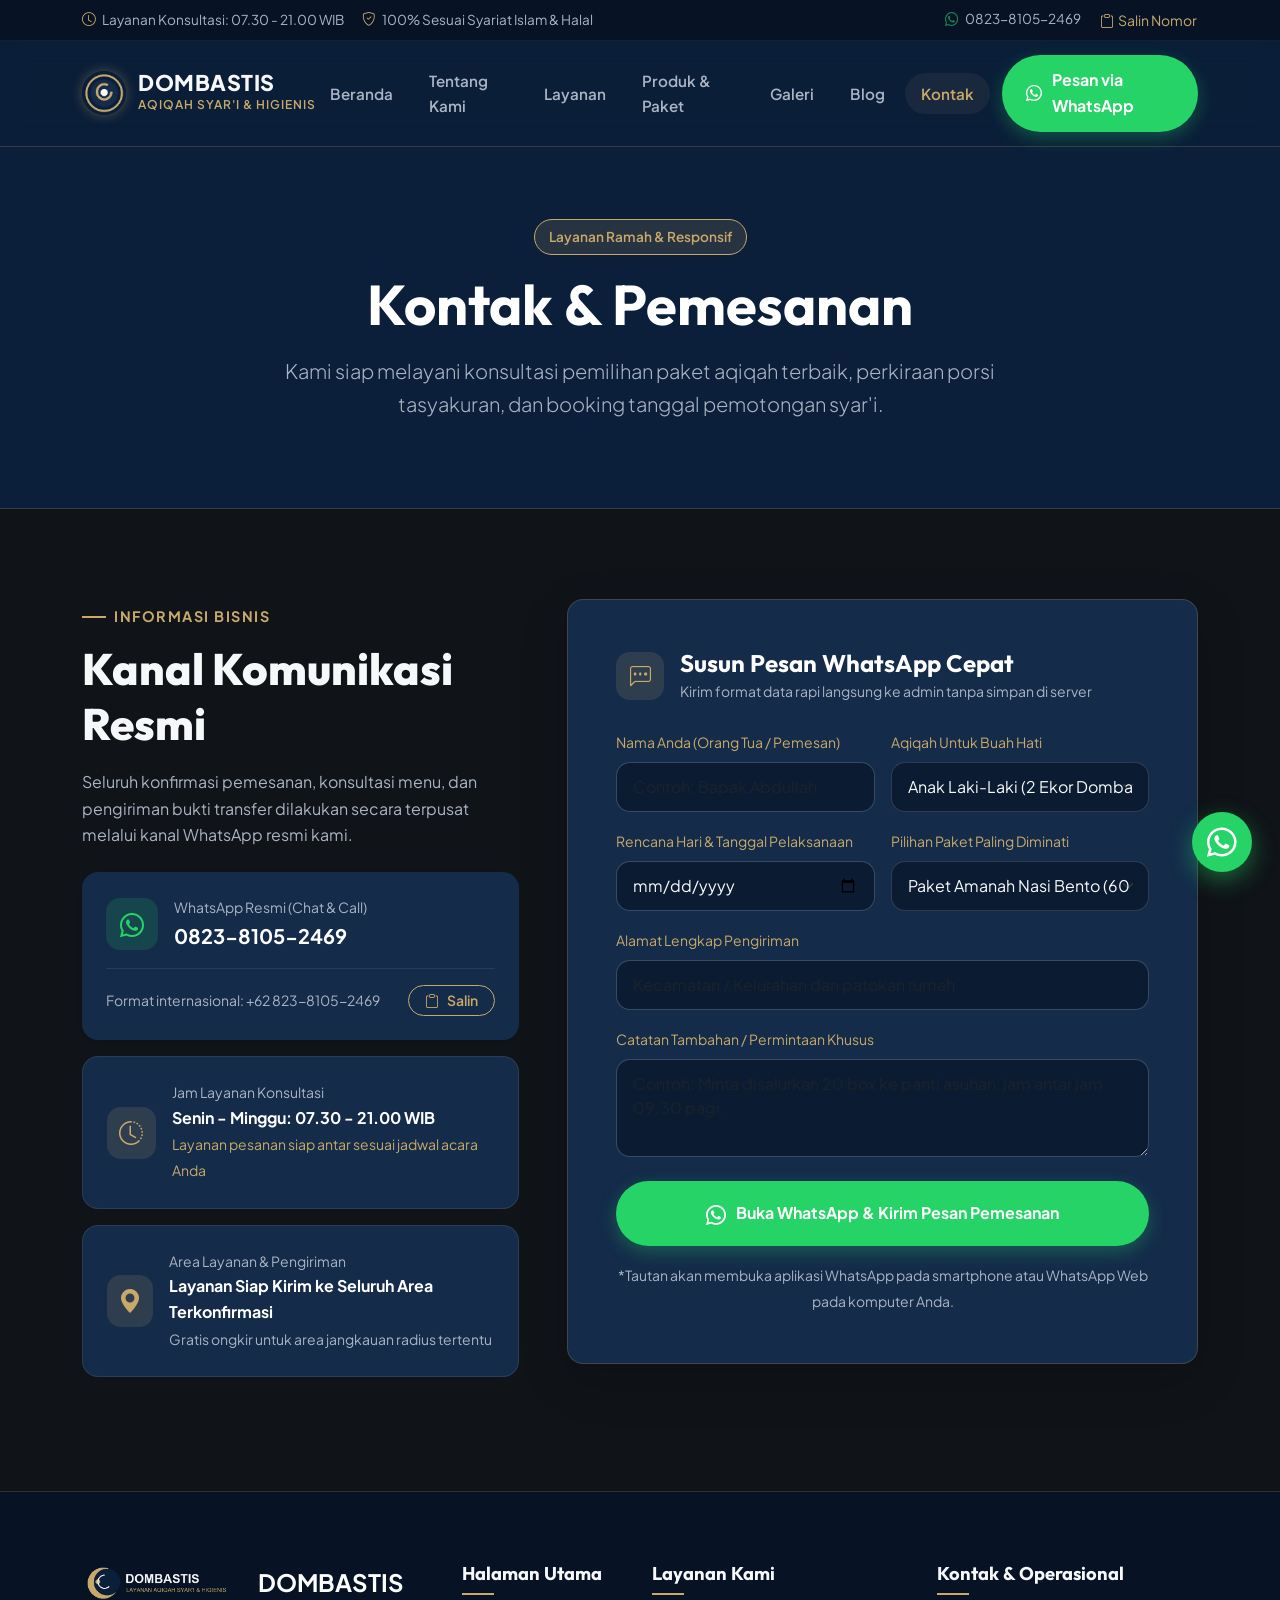
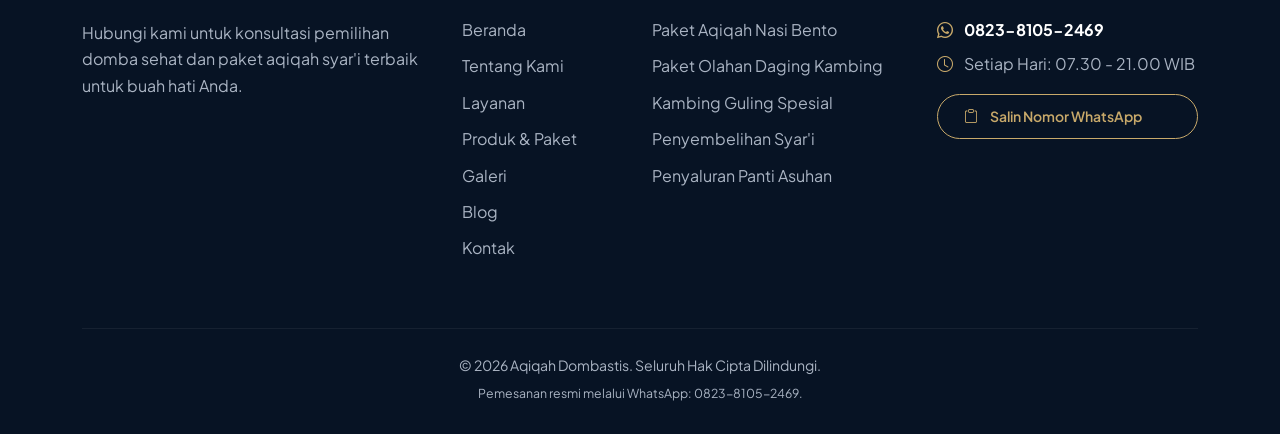
<file: kontak.html>
<!DOCTYPE html>
<html lang="id">
<head>
  <meta charset="UTF-8">
  <meta name="viewport" content="width=device-width, initial-scale=1.0">
  <title>Hubungi Kami & Pemesanan | Aqiqah Dombastis</title>
  <meta name="description" content="Kontak resmi layanan Aqiqah Dombastis. Hubungi WhatsApp 0823-8105-2469 untuk konsultasi paket domba aqiqah, estimasi porsi, dan pemesanan cepat tanpa ribet.">
  <link rel="canonical" href="https://aqiqahdombastis.com/kontak.html">

  <meta property="og:type" content="website">
  <meta property="og:title" content="Hubungi Kami & Pemesanan | Aqiqah Dombastis">
  <meta property="og:description" content="Konsultasi cepat via WhatsApp 0823-8105-2469 untuk layanan aqiqah syar'i dan pemesanan nasi box lezat.">
  <meta property="og:image" content="assets/img/og-image.webp">

  <link rel="icon" type="image/webp" href="assets/img/favicon.webp">
  <link rel="preconnect" href="https://fonts.googleapis.com">
  <link rel="preconnect" href="https://fonts.gstatic.com" crossorigin>
  <link href="https://fonts.googleapis.com/css2?family=Outfit:wght@400;600;700;800&family=Plus+Jakarta+Sans:wght@400;500;600;700&display=swap" rel="stylesheet">

  <link href="https://cdn.jsdelivr.net/npm/bootstrap@5.3.3/dist/css/bootstrap.min.css" rel="stylesheet">
  <link rel="stylesheet" href="https://cdn.jsdelivr.net/npm/bootstrap-icons@1.11.3/font/bootstrap-icons.min.css">
  <link rel="stylesheet" href="assets/css/style.css">

  <!-- Schema.org JSON-LD LocalBusiness -->
  <script type="application/ld+json">
  {
    "@context": "https://schema.org",
    "@type": "LocalBusiness",
    "@id": "https://aqiqahdombastis.com/#localbusiness",
    "name": "Aqiqah Dombastis",
    "url": "https://aqiqahdombastis.com/kontak.html",
    "logo": "https://aqiqahdombastis.com/assets/img/logo-dombastis.webp",
    "image": [
      "https://aqiqahdombastis.com/assets/img/hero-aqiqah.webp",
      "https://aqiqahdombastis.com/assets/img/paket-nasi-box.webp"
    ],
    "telephone": "+6282381052469",
    "priceRange": "Rp 1.450.000 - Rp 4.500.000",
    "description": "Kanal kontak dan pemesanan resmi layanan aqiqah syar'i Aqiqah Dombastis.",
    "address": {
      "@type": "PostalAddress",
      "streetAddress": "Jl. Layanan Aqiqah Dombastis No. 12",
      "addressLocality": "Jakarta Selatan",
      "addressRegion": "DKI Jakarta",
      "postalCode": "12560",
      "addressCountry": "ID"
    },
    "geo": {
      "@type": "GeoCoordinates",
      "latitude": -6.2088,
      "longitude": 106.8456
    },
    "openingHoursSpecification": [
      {
        "@type": "OpeningHoursSpecification",
        "dayOfWeek": [
          "Monday",
          "Tuesday",
          "Wednesday",
          "Thursday",
          "Friday",
          "Saturday",
          "Sunday"
        ],
        "opens": "07:30",
        "closes": "21:00"
      }
    ],
    "areaServed": {
      "@type": "AdministrativeArea",
      "name": "Jabodetabek dan Sekitarnya"
    }
  }
  </script>
</head>
<body>

  <!-- Top Bar -->
  <div class="header-top d-none d-md-block">
    <div class="container d-flex justify-content-between align-items-center">
      <div>
        <span class="me-3"><i class="bi bi-clock text-gold me-1"></i> Layanan Konsultasi: 07.30 - 21.00 WIB</span>
        <span><i class="bi bi-shield-check text-gold me-1"></i> 100% Sesuai Syariat Islam & Halal</span>
      </div>
      <div>
        <a href="https://wa.me/6282381052469" target="_blank" rel="noopener" class="text-secondary-custom me-3 hover-gold">
          <i class="bi bi-whatsapp text-success me-1"></i> 0823-8105-2469
        </a>
        <button class="btn btn-sm btn-link text-gold p-0 text-decoration-none btn-copy-phone" title="Salin nomor WhatsApp">
          <i class="bi bi-clipboard me-1"></i>Salin Nomor
        </button>
      </div>
    </div>
  </div>

  <!-- Navbar -->
  <nav class="navbar navbar-expand-lg navbar-custom sticky-top">
    <div class="container">
      <a class="navbar-brand navbar-brand-wrapper" href="index.html">
        <img src="assets/img/favicon.webp" alt="Logo Aqiqah Dombastis" style="width: 44px; height: 44px; border-radius: 50%; box-shadow: 0 0 12px rgba(200, 169, 106, 0.4);">
        <div>
          <div class="brand-text-title">DOMBASTIS</div>
          <div class="brand-text-tagline">Aqiqah Syar'i & Higienis</div>
        </div>
      </a>
      <button class="navbar-toggler" type="button" data-bs-toggle="collapse" data-bs-target="#navMenu" aria-controls="navMenu" aria-expanded="false" aria-label="Toggle navigation">
        <i class="bi bi-list fs-2"></i>
      </button>
      <div class="collapse navbar-collapse" id="navMenu">
        <ul class="navbar-nav ms-auto mb-2 mb-lg-0 align-items-lg-center gap-1">
          <li class="nav-item"><a class="nav-link" href="index.html">Beranda</a></li>
          <li class="nav-item"><a class="nav-link" href="tentang.html">Tentang Kami</a></li>
          <li class="nav-item"><a class="nav-link" href="layanan.html">Layanan</a></li>
          <li class="nav-item"><a class="nav-link" href="produk.html">Produk & Paket</a></li>
          <li class="nav-item"><a class="nav-link" href="galeri.html">Galeri</a></li>
          <li class="nav-item"><a class="nav-link" href="blog.html">Blog</a></li>
          <li class="nav-item"><a class="nav-link active" aria-current="page" href="kontak.html">Kontak</a></li>
          <li class="nav-item ms-lg-2 mt-3 mt-lg-0">
            <a href="https://wa.me/6282381052469?text=Halo%20Aqiqah%20Dombastis,%20saya%20ingin%20konsultasi." target="_blank" rel="noopener" class="btn-whatsapp btn-sm">
              <i class="bi bi-whatsapp"></i> Pesan via WhatsApp
            </a>
          </li>
        </ul>
      </div>
    </div>
  </nav>

  <!-- Page Header -->
  <header class="py-5 bg-navy-deep border-bottom border-gold">
    <div class="container py-4 text-center">
      <div class="badge-gold mb-3">Layanan Ramah & Responsif</div>
      <h1 class="display-4 fw-bold text-white mb-3">Kontak & Pemesanan</h1>
      <p class="text-secondary-custom lead mx-auto" style="max-width: 720px;">
        Kami siap melayani konsultasi pemilihan paket aqiqah terbaik, perkiraan porsi tasyakuran, dan booking tanggal pemotongan syar'i.
      </p>
    </div>
  </header>

  <!-- Contact Cards & Form -->
  <section class="section-padding bg-charcoal">
    <div class="container">
      <div class="row g-5">
        <!-- Contact Information -->
        <div class="col-lg-5">
          <div class="section-tag">Informasi Bisnis</div>
          <h2 class="section-title">Kanal Komunikasi Resmi</h2>
          <p class="text-secondary-custom mb-4">
            Seluruh konfirmasi pemesanan, konsultasi menu, dan pengiriman bukti transfer dilakukan secara terpusat melalui kanal WhatsApp resmi kami.
          </p>

          <div class="d-flex flex-column gap-3 mb-4">
            <!-- WA Card -->
            <div class="p-4 bg-navy-secondary rounded-4 border-gold shadow-sm">
              <div class="d-flex align-items-center gap-3">
                <div class="feature-icon-box mb-0" style="width: 52px; height: 52px; font-size: 1.5rem; background: rgba(37,211,102,0.15); color: #25D366;">
                  <i class="bi bi-whatsapp"></i>
                </div>
                <div>
                  <small class="text-secondary-custom d-block">WhatsApp Resmi (Chat & Call)</small>
                  <a href="https://wa.me/6282381052469" target="_blank" rel="noopener" class="fs-5 fw-bold text-white hover-gold">
                    0823-8105-2469
                  </a>
                </div>
              </div>
              <div class="mt-3 pt-3 border-top border-secondary border-opacity-25 d-flex justify-content-between align-items-center">
                <span class="small text-secondary-custom">Format internasional: +62 823-8105-2469</span>
                <button class="btn btn-sm btn-gold-outline py-1 px-3 btn-copy-phone">
                  <i class="bi bi-clipboard"></i> Salin
                </button>
              </div>
            </div>

            <!-- Jam Operasional -->
            <div class="p-4 bg-navy-secondary rounded-4 border border-secondary border-opacity-25">
              <div class="d-flex align-items-center gap-3">
                <div class="feature-icon-box mb-0" style="width: 52px; height: 52px; font-size: 1.5rem;">
                  <i class="bi bi-clock-history"></i>
                </div>
                <div>
                  <small class="text-secondary-custom d-block">Jam Layanan Konsultasi</small>
                  <div class="fs-6 fw-bold text-white">Senin - Minggu: 07.30 - 21.00 WIB</div>
                  <small class="text-gold">Layanan pesanan siap antar sesuai jadwal acara Anda</small>
                </div>
              </div>
            </div>

            <!-- Pengiriman Area -->
            <div class="p-4 bg-navy-secondary rounded-4 border border-secondary border-opacity-25">
              <div class="d-flex align-items-center gap-3">
                <div class="feature-icon-box mb-0" style="width: 52px; height: 52px; font-size: 1.5rem;">
                  <i class="bi bi-geo-alt-fill"></i>
                </div>
                <div>
                  <small class="text-secondary-custom d-block">Area Layanan & Pengiriman</small>
                  <div class="fs-6 fw-bold text-white">Layanan Siap Kirim ke Seluruh Area Terkonfirmasi</div>
                  <small class="text-secondary-custom">Gratis ongkir untuk area jangkauan radius tertentu</small>
                </div>
              </div>
            </div>
          </div>
        </div>

        <!-- WhatsApp Form Generator -->
        <div class="col-lg-7">
          <div class="card bg-navy-secondary border-gold p-4 p-md-5 rounded-4 shadow-lg">
            <div class="d-flex align-items-center gap-3 mb-4">
              <div class="feature-icon-box mb-0" style="width: 48px; height: 48px; font-size: 1.3rem;">
                <i class="bi bi-chat-left-dots"></i>
              </div>
              <div>
                <h4 class="text-white mb-0">Susun Pesan WhatsApp Cepat</h4>
                <small class="text-secondary-custom">Kirim format data rapi langsung ke admin tanpa simpan di server</small>
              </div>
            </div>

            <form id="waContactForm">
              <div class="row g-3">
                <div class="col-md-6">
                  <label class="form-label text-gold small">Nama Anda (Orang Tua / Pemesan)</label>
                  <input type="text" id="formParentName" class="form-control form-control-custom" placeholder="Contoh: Bapak Abdullah" required>
                </div>

                <div class="col-md-6">
                  <label class="form-label text-gold small">Aqiqah Untuk Buah Hati</label>
                  <select id="formChildGender" class="form-select form-select-custom">
                    <option value="Laki-laki (2 Ekor Domba)">Anak Laki-Laki (2 Ekor Domba)</option>
                    <option value="Perempuan (1 Ekor Domba)">Anak Perempuan (1 Ekor Domba)</option>
                    <option value="Belum Tahu / Diskusi Dulu">Ingin Diskusi Dulu</option>
                  </select>
                </div>

                <div class="col-md-6">
                  <label class="form-label text-gold small">Rencana Hari & Tanggal Pelaksanaan</label>
                  <input type="date" id="formEventDate" class="form-control form-control-custom" required>
                </div>

                <div class="col-md-6">
                  <label class="form-label text-gold small">Pilihan Paket Paling Diminati</label>
                  <select id="formPackageChoice" class="form-select form-select-custom">
                    <option value="Paket Amanah Nasi Bento (60 Box)">Paket Amanah Nasi Bento (60 Box)</option>
                    <option value="Paket Berkah Olahan Domba Betina">Paket Berkah Olahan (Betina)</option>
                    <option value="Paket Ridho Olahan Domba Jantan">Paket Ridho Olahan (Jantan)</option>
                    <option value="Paket Barokah Kebuli Basmati (80 Box)">Paket Barokah Kebuli (80 Box)</option>
                    <option value="Paket Sultan Kambing Guling Live">Paket Sultan Kambing Guling</option>
                    <option value="Paket Domba Karkas Bersih">Paket Domba Karkas Bersih</option>
                  </select>
                </div>

                <div class="col-12">
                  <label class="form-label text-gold small">Alamat Lengkap Pengiriman</label>
                  <input type="text" id="formAddress" class="form-control form-control-custom" placeholder="Kecamatan / Kelurahan dan patokan rumah" required>
                </div>

                <div class="col-12">
                  <label class="form-label text-gold small">Catatan Tambahan / Permintaan Khusus</label>
                  <textarea id="formNotes" class="form-control form-control-custom" rows="3" placeholder="Contoh: Minta disalurkan 20 box ke panti asuhan, jam antar jam 09.30 pagi."></textarea>
                </div>

                <div class="col-12 mt-4">
                  <button type="submit" class="btn-whatsapp w-100 justify-content-center py-3 fs-6">
                    <i class="bi bi-whatsapp fs-5"></i> Buka WhatsApp & Kirim Pesan Pemesanan
                  </button>
                  <div class="text-center mt-3">
                    <small class="text-secondary-custom">
                      *Tautan akan membuka aplikasi WhatsApp pada smartphone atau WhatsApp Web pada komputer Anda.
                    </small>
                  </div>
                </div>
              </div>
            </form>
          </div>
        </div>
      </div>
    </div>
  </section>

  <!-- Footer -->
  <footer class="footer-main">
    <div class="container">
      <div class="row g-4 justify-content-between">
        <div class="col-lg-4">
          <div class="d-flex align-items-center gap-2 mb-3">
            <img src="assets/img/logo-dombastis.webp" alt="Aqiqah Dombastis" style="height: 42px; width: auto;">
            <div class="fs-4 fw-bold text-white">DOMBASTIS</div>
          </div>
          <p class="text-secondary-custom mb-4">
            Hubungi kami untuk konsultasi pemilihan domba sehat dan paket aqiqah syar'i terbaik untuk buah hati Anda.
          </p>
        </div>
        <div class="col-lg-2 col-md-4 col-6">
          <h5 class="footer-title">Halaman Utama</h5>
          <ul class="footer-links">
            <li><a href="index.html">Beranda</a></li>
            <li><a href="tentang.html">Tentang Kami</a></li>
            <li><a href="layanan.html">Layanan</a></li>
            <li><a href="produk.html">Produk & Paket</a></li>
            <li><a href="galeri.html">Galeri</a></li>
            <li><a href="blog.html">Blog</a></li>
            <li><a href="kontak.html">Kontak</a></li>
          </ul>
        </div>
        <div class="col-lg-3 col-md-4 col-6">
          <h5 class="footer-title">Layanan Kami</h5>
          <ul class="footer-links">
            <li><a href="produk.html">Paket Aqiqah Nasi Bento</a></li>
            <li><a href="produk.html">Paket Olahan Daging Kambing</a></li>
            <li><a href="produk.html">Kambing Guling Spesial</a></li>
            <li><a href="layanan.html">Penyembelihan Syar'i</a></li>
            <li><a href="layanan.html">Penyaluran Panti Asuhan</a></li>
          </ul>
        </div>
        <div class="col-lg-3 col-md-4">
          <h5 class="footer-title">Kontak & Operasional</h5>
          <div class="mb-2 text-secondary-custom">
            <i class="bi bi-whatsapp text-gold me-2"></i>
            <a href="https://wa.me/6282381052469" target="_blank" rel="noopener" class="text-white fw-bold">0823-8105-2469</a>
          </div>
          <div class="mb-2 text-secondary-custom">
            <i class="bi bi-clock text-gold me-2"></i>
            <span>Setiap Hari: 07.30 - 21.00 WIB</span>
          </div>
          <button class="btn btn-sm btn-gold-outline w-100 btn-copy-phone mt-2">
            <i class="bi bi-clipboard me-1"></i> Salin Nomor WhatsApp
          </button>
        </div>
      </div>
      <div class="footer-bottom text-center text-secondary-custom">
        <p class="mb-1">&copy; 2026 Aqiqah Dombastis. Seluruh Hak Cipta Dilindungi.</p>
        <small>Pemesanan resmi melalui WhatsApp: 0823-8105-2469.</small>
      </div>
    </div>
  </footer>

  <!-- Scroll to Top Button (Above Floating WhatsApp) -->
  <button type="button" id="btnScrollTop" class="btn-scroll-top" aria-label="Kembali ke atas" title="Kembali ke atas">
    <i class="bi bi-chevron-up"></i>
  </button>

  <!-- Floating WhatsApp -->
  <a href="https://wa.me/6282381052469?text=Halo%20Aqiqah%20Dombastis,%20saya%20ingin%20konsultasi." target="_blank" rel="noopener" class="floating-whatsapp" aria-label="WhatsApp Aqiqah Dombastis"><i class="bi bi-whatsapp"></i></a>

  <script src="https://cdn.jsdelivr.net/npm/bootstrap@5.3.3/dist/js/bootstrap.bundle.min.js"></script>
  <script src="assets/js/main.js"></script>
</body>
</html>
</file>
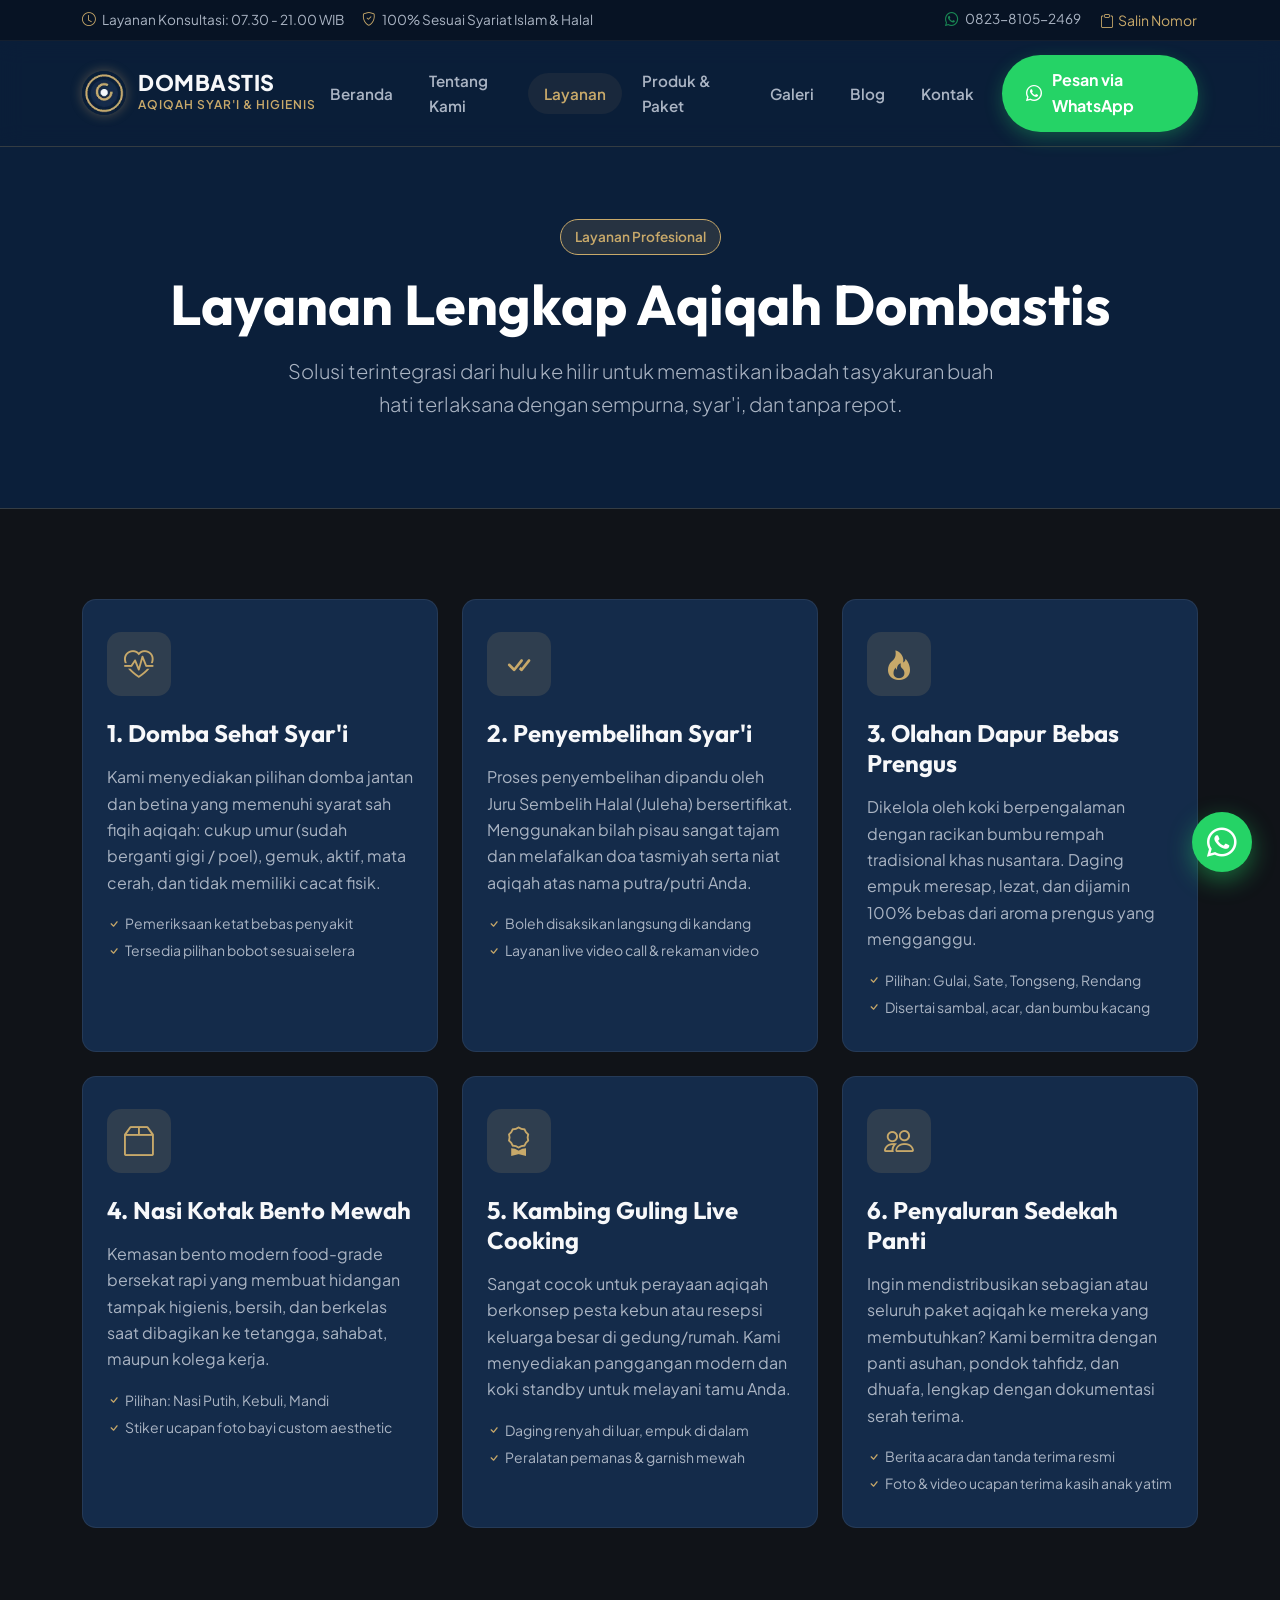
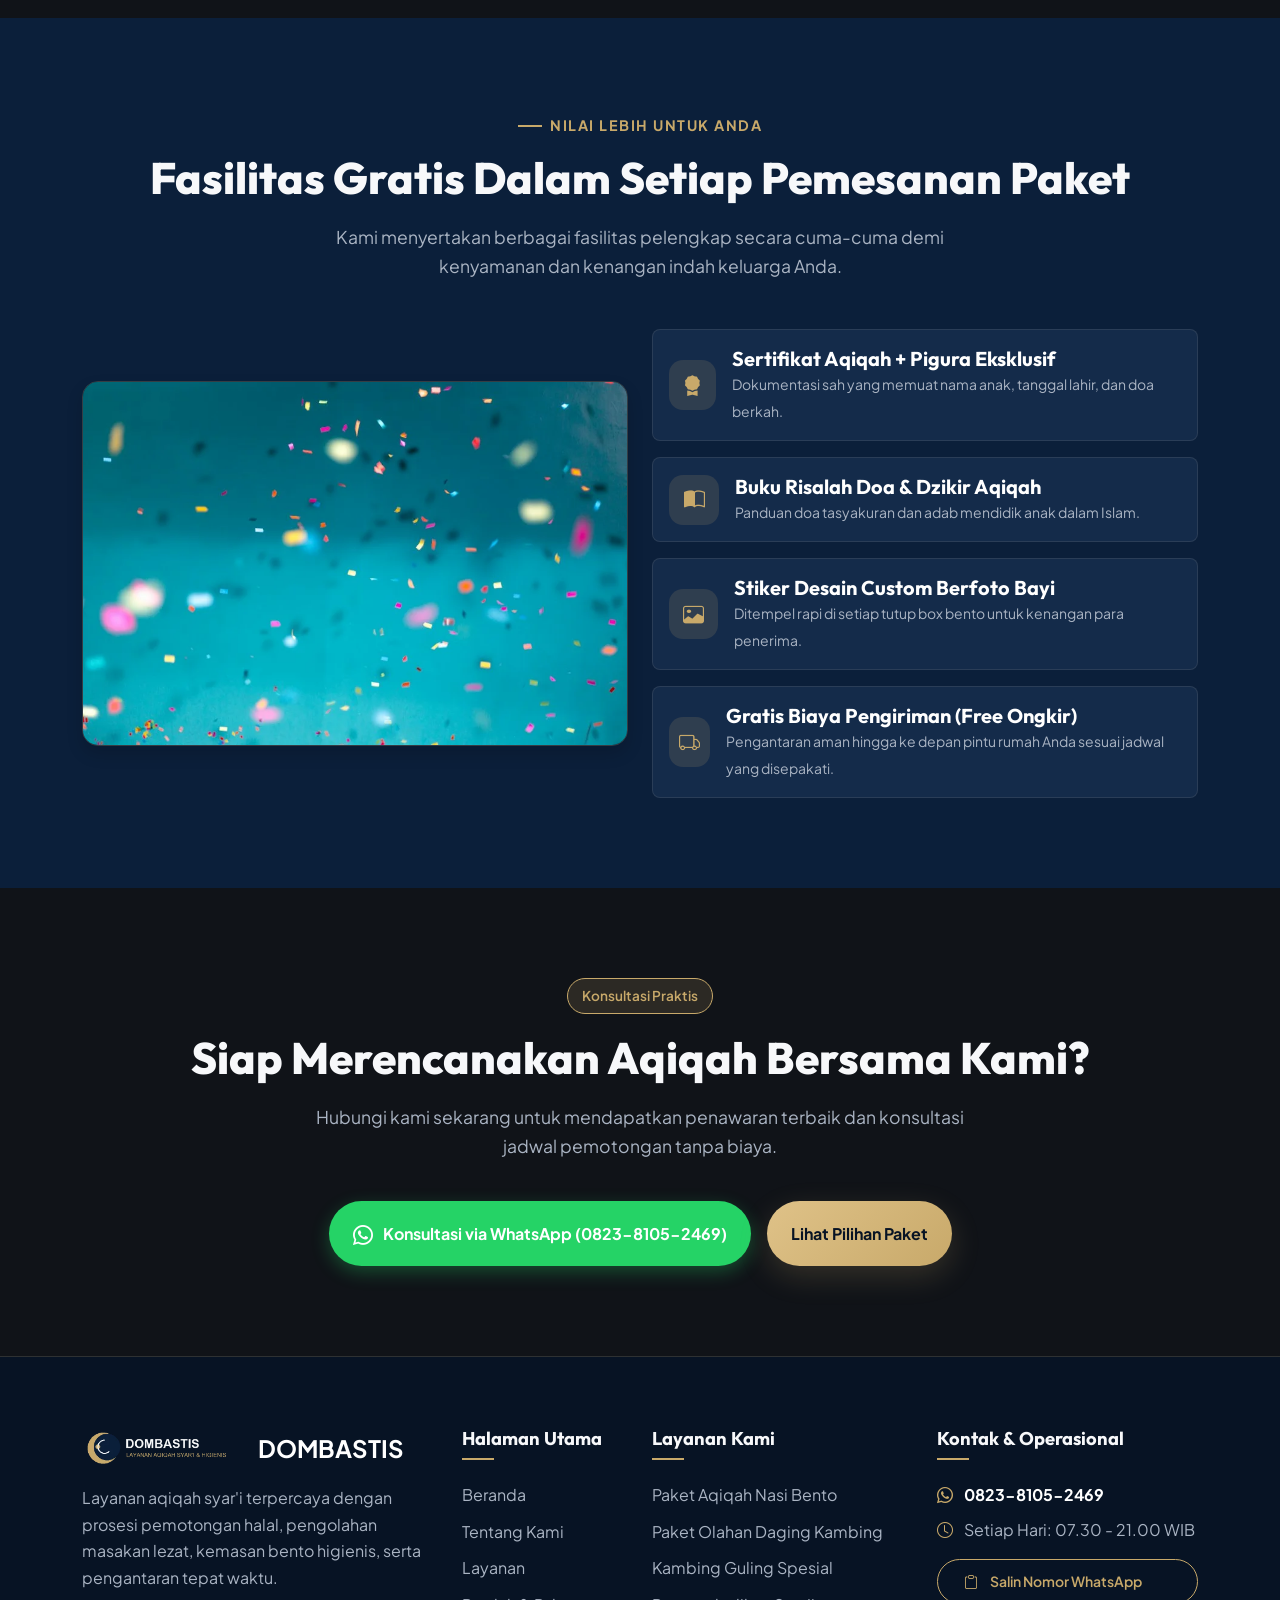
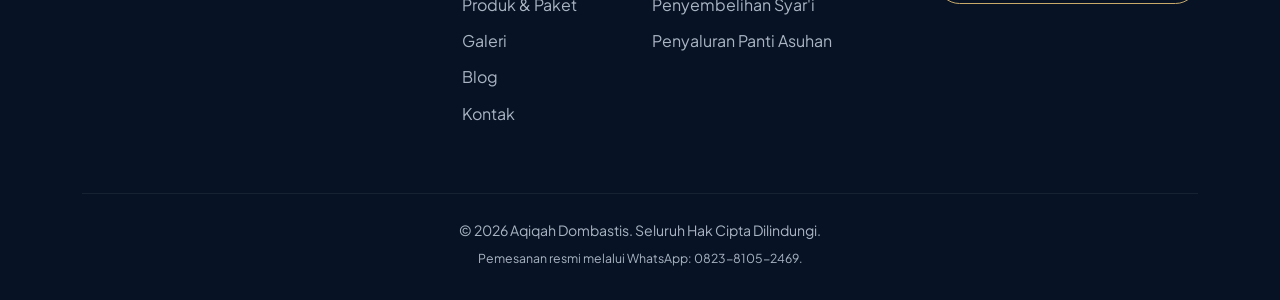
<file: layanan.html>
<!DOCTYPE html>
<html lang="id">
<head>
  <meta charset="UTF-8">
  <meta name="viewport" content="width=device-width, initial-scale=1.0">
  <title>Layanan Aqiqah Lengkap & Syar'i | Aqiqah Dombastis</title>
  <meta name="description" content="Layanan aqiqah profesional Aqiqah Dombastis: penyediaan hewan sehat, sembelih syar'i bersertifikat, masakan lezat tanpa prengus, nasi bento mewah & penyaluran panti asuhan.">
  <link rel="canonical" href="https://aqiqahdombastis.com/layanan.html">

  <meta property="og:type" content="article">
  <meta property="og:title" content="Layanan Aqiqah Lengkap & Syar'i | Aqiqah Dombastis">
  <meta property="og:description" content="Jasa aqiqah terpadu mulai dari pemotongan syar'i, catering olahan lezat, hingga pengantaran tepat waktu.">
  <meta property="og:image" content="assets/img/og-image.webp">

  <link rel="icon" type="image/webp" href="assets/img/favicon.webp">
  <link rel="preconnect" href="https://fonts.googleapis.com">
  <link rel="preconnect" href="https://fonts.gstatic.com" crossorigin>
  <link href="https://fonts.googleapis.com/css2?family=Outfit:wght@400;600;700;800&family=Plus+Jakarta+Sans:wght@400;500;600;700&display=swap" rel="stylesheet">

  <link href="https://cdn.jsdelivr.net/npm/bootstrap@5.3.3/dist/css/bootstrap.min.css" rel="stylesheet">
  <link rel="stylesheet" href="https://cdn.jsdelivr.net/npm/bootstrap-icons@1.11.3/font/bootstrap-icons.min.css">
  <link rel="stylesheet" href="assets/css/style.css">
</head>
<body>

  <!-- Top Bar -->
  <div class="header-top d-none d-md-block">
    <div class="container d-flex justify-content-between align-items-center">
      <div>
        <span class="me-3"><i class="bi bi-clock text-gold me-1"></i> Layanan Konsultasi: 07.30 - 21.00 WIB</span>
        <span><i class="bi bi-shield-check text-gold me-1"></i> 100% Sesuai Syariat Islam & Halal</span>
      </div>
      <div>
        <a href="https://wa.me/6282381052469" target="_blank" rel="noopener" class="text-secondary-custom me-3 hover-gold">
          <i class="bi bi-whatsapp text-success me-1"></i> 0823-8105-2469
        </a>
        <button class="btn btn-sm btn-link text-gold p-0 text-decoration-none btn-copy-phone" title="Salin nomor WhatsApp">
          <i class="bi bi-clipboard me-1"></i>Salin Nomor
        </button>
      </div>
    </div>
  </div>

  <!-- Navbar -->
  <nav class="navbar navbar-expand-lg navbar-custom sticky-top">
    <div class="container">
      <a class="navbar-brand navbar-brand-wrapper" href="index.html">
        <img src="assets/img/favicon.webp" alt="Logo Aqiqah Dombastis" style="width: 44px; height: 44px; border-radius: 50%; box-shadow: 0 0 12px rgba(200, 169, 106, 0.4);">
        <div>
          <div class="brand-text-title">DOMBASTIS</div>
          <div class="brand-text-tagline">Aqiqah Syar'i & Higienis</div>
        </div>
      </a>
      <button class="navbar-toggler" type="button" data-bs-toggle="collapse" data-bs-target="#navMenu" aria-controls="navMenu" aria-expanded="false" aria-label="Toggle navigation">
        <i class="bi bi-list fs-2"></i>
      </button>
      <div class="collapse navbar-collapse" id="navMenu">
        <ul class="navbar-nav ms-auto mb-2 mb-lg-0 align-items-lg-center gap-1">
          <li class="nav-item"><a class="nav-link" href="index.html">Beranda</a></li>
          <li class="nav-item"><a class="nav-link" href="tentang.html">Tentang Kami</a></li>
          <li class="nav-item"><a class="nav-link active" aria-current="page" href="layanan.html">Layanan</a></li>
          <li class="nav-item"><a class="nav-link" href="produk.html">Produk & Paket</a></li>
          <li class="nav-item"><a class="nav-link" href="galeri.html">Galeri</a></li>
          <li class="nav-item"><a class="nav-link" href="blog.html">Blog</a></li>
          <li class="nav-item"><a class="nav-link" href="kontak.html">Kontak</a></li>
          <li class="nav-item ms-lg-2 mt-3 mt-lg-0">
            <a href="https://wa.me/6282381052469?text=Halo%20Aqiqah%20Dombastis,%20saya%20ingin%20tanya%20layanan%20aqiqah." target="_blank" rel="noopener" class="btn-whatsapp btn-sm">
              <i class="bi bi-whatsapp"></i> Pesan via WhatsApp
            </a>
          </li>
        </ul>
      </div>
    </div>
  </nav>

  <!-- Page Header -->
  <header class="py-5 bg-navy-deep border-bottom border-gold">
    <div class="container py-4 text-center">
      <div class="badge-gold mb-3">Layanan Profesional</div>
      <h1 class="display-4 fw-bold text-white mb-3">Layanan Lengkap Aqiqah Dombastis</h1>
      <p class="text-secondary-custom lead mx-auto" style="max-width: 720px;">
        Solusi terintegrasi dari hulu ke hilir untuk memastikan ibadah tasyakuran buah hati terlaksana dengan sempurna, syar'i, dan tanpa repot.
      </p>
    </div>
  </header>

  <!-- 6 Layanan Inti -->
  <section class="section-padding bg-charcoal">
    <div class="container">
      <div class="row g-4">
        <!-- Layanan 1 -->
        <div class="col-lg-4 col-md-6">
          <div class="feature-card">
            <div class="feature-icon-box">
              <i class="bi bi-heart-pulse"></i>
            </div>
            <h4 class="mb-3">1. Domba Sehat Syar'i</h4>
            <p class="text-secondary-custom mb-3">
              Kami menyediakan pilihan domba jantan dan betina yang memenuhi syarat sah fiqih aqiqah: cukup umur (sudah berganti gigi / poel), gemuk, aktif, mata cerah, dan tidak memiliki cacat fisik.
            </p>
            <ul class="list-unstyled text-secondary-custom small mb-0">
              <li class="mb-1"><i class="bi bi-check text-gold me-1"></i>Pemeriksaan ketat bebas penyakit</li>
              <li><i class="bi bi-check text-gold me-1"></i>Tersedia pilihan bobot sesuai selera</li>
            </ul>
          </div>
        </div>

        <!-- Layanan 2 -->
        <div class="col-lg-4 col-md-6">
          <div class="feature-card">
            <div class="feature-icon-box">
              <i class="bi bi-check-all"></i>
            </div>
            <h4 class="mb-3">2. Penyembelihan Syar'i</h4>
            <p class="text-secondary-custom mb-3">
              Proses penyembelihan dipandu oleh Juru Sembelih Halal (Juleha) bersertifikat. Menggunakan bilah pisau sangat tajam dan melafalkan doa tasmiyah serta niat aqiqah atas nama putra/putri Anda.
            </p>
            <ul class="list-unstyled text-secondary-custom small mb-0">
              <li class="mb-1"><i class="bi bi-check text-gold me-1"></i>Boleh disaksikan langsung di kandang</li>
              <li><i class="bi bi-check text-gold me-1"></i>Layanan live video call & rekaman video</li>
            </ul>
          </div>
        </div>

        <!-- Layanan 3 -->
        <div class="col-lg-4 col-md-6">
          <div class="feature-card">
            <div class="feature-icon-box">
              <i class="bi bi-fire"></i>
            </div>
            <h4 class="mb-3">3. Olahan Dapur Bebas Prengus</h4>
            <p class="text-secondary-custom mb-3">
              Dikelola oleh koki berpengalaman dengan racikan bumbu rempah tradisional khas nusantara. Daging empuk meresap, lezat, dan dijamin 100% bebas dari aroma prengus yang mengganggu.
            </p>
            <ul class="list-unstyled text-secondary-custom small mb-0">
              <li class="mb-1"><i class="bi bi-check text-gold me-1"></i>Pilihan: Gulai, Sate, Tongseng, Rendang</li>
              <li><i class="bi bi-check text-gold me-1"></i>Disertai sambal, acar, dan bumbu kacang</li>
            </ul>
          </div>
        </div>

        <!-- Layanan 4 -->
        <div class="col-lg-4 col-md-6">
          <div class="feature-card">
            <div class="feature-icon-box">
              <i class="bi bi-box2"></i>
            </div>
            <h4 class="mb-3">4. Nasi Kotak Bento Mewah</h4>
            <p class="text-secondary-custom mb-3">
              Kemasan bento modern food-grade bersekat rapi yang membuat hidangan tampak higienis, bersih, dan berkelas saat dibagikan ke tetangga, sahabat, maupun kolega kerja.
            </p>
            <ul class="list-unstyled text-secondary-custom small mb-0">
              <li class="mb-1"><i class="bi bi-check text-gold me-1"></i>Pilihan: Nasi Putih, Kebuli, Mandi</li>
              <li><i class="bi bi-check text-gold me-1"></i>Stiker ucapan foto bayi custom aesthetic</li>
            </ul>
          </div>
        </div>

        <!-- Layanan 5 -->
        <div class="col-lg-4 col-md-6">
          <div class="feature-card">
            <div class="feature-icon-box">
              <i class="bi bi-award"></i>
            </div>
            <h4 class="mb-3">5. Kambing Guling Live Cooking</h4>
            <p class="text-secondary-custom mb-3">
              Sangat cocok untuk perayaan aqiqah berkonsep pesta kebun atau resepsi keluarga besar di gedung/rumah. Kami menyediakan panggangan modern dan koki standby untuk melayani tamu Anda.
            </p>
            <ul class="list-unstyled text-secondary-custom small mb-0">
              <li class="mb-1"><i class="bi bi-check text-gold me-1"></i>Daging renyah di luar, empuk di dalam</li>
              <li><i class="bi bi-check text-gold me-1"></i>Peralatan pemanas & garnish mewah</li>
            </ul>
          </div>
        </div>

        <!-- Layanan 6 -->
        <div class="col-lg-4 col-md-6">
          <div class="feature-card">
            <div class="feature-icon-box">
              <i class="bi bi-people"></i>
            </div>
            <h4 class="mb-3">6. Penyaluran Sedekah Panti</h4>
            <p class="text-secondary-custom mb-3">
              Ingin mendistribusikan sebagian atau seluruh paket aqiqah ke mereka yang membutuhkan? Kami bermitra dengan panti asuhan, pondok tahfidz, dan dhuafa, lengkap dengan dokumentasi serah terima.
            </p>
            <ul class="list-unstyled text-secondary-custom small mb-0">
              <li class="mb-1"><i class="bi bi-check text-gold me-1"></i>Berita acara dan tanda terima resmi</li>
              <li><i class="bi bi-check text-gold me-1"></i>Foto & video ucapan terima kasih anak yatim</li>
            </ul>
          </div>
        </div>
      </div>
    </div>
  </section>

  <!-- Fasilitas Bonus Gratis -->
  <section class="section-padding bg-navy-deep">
    <div class="container">
      <div class="text-center mb-5">
        <div class="section-tag">Nilai Lebih Untuk Anda</div>
        <h2 class="section-title">Fasilitas Gratis Dalam Setiap Pemesanan Paket</h2>
        <p class="section-subtitle">
          Kami menyertakan berbagai fasilitas pelengkap secara cuma-cuma demi kenyamanan dan kenangan indah keluarga Anda.
        </p>
      </div>

      <div class="row g-4 align-items-center">
        <div class="col-lg-6">
          <img src="assets/img/sertifikat-aqiqah.webp" alt="Sertifikat Aqiqah Eksklusif" class="img-fluid rounded-4 shadow border border-gold">
        </div>

        <div class="col-lg-6">
          <div class="d-flex flex-column gap-3">
            <div class="p-3 bg-navy-secondary rounded-3 border border-secondary border-opacity-25 d-flex align-items-center gap-3">
              <div class="feature-icon-box mb-0" style="width: 50px; height: 50px; font-size: 1.3rem;">
                <i class="bi bi-award-fill"></i>
              </div>
              <div>
                <h5 class="text-white mb-0">Sertifikat Aqiqah + Pigura Eksklusif</h5>
                <small class="text-secondary-custom">Dokumentasi sah yang memuat nama anak, tanggal lahir, dan doa berkah.</small>
              </div>
            </div>

            <div class="p-3 bg-navy-secondary rounded-3 border border-secondary border-opacity-25 d-flex align-items-center gap-3">
              <div class="feature-icon-box mb-0" style="width: 50px; height: 50px; font-size: 1.3rem;">
                <i class="bi bi-book-half"></i>
              </div>
              <div>
                <h5 class="text-white mb-0">Buku Risalah Doa & Dzikir Aqiqah</h5>
                <small class="text-secondary-custom">Panduan doa tasyakuran dan adab mendidik anak dalam Islam.</small>
              </div>
            </div>

            <div class="p-3 bg-navy-secondary rounded-3 border border-secondary border-opacity-25 d-flex align-items-center gap-3">
              <div class="feature-icon-box mb-0" style="width: 50px; height: 50px; font-size: 1.3rem;">
                <i class="bi bi-image"></i>
              </div>
              <div>
                <h5 class="text-white mb-0">Stiker Desain Custom Berfoto Bayi</h5>
                <small class="text-secondary-custom">Ditempel rapi di setiap tutup box bento untuk kenangan para penerima.</small>
              </div>
            </div>

            <div class="p-3 bg-navy-secondary rounded-3 border border-secondary border-opacity-25 d-flex align-items-center gap-3">
              <div class="feature-icon-box mb-0" style="width: 50px; height: 50px; font-size: 1.3rem;">
                <i class="bi bi-truck"></i>
              </div>
              <div>
                <h5 class="text-white mb-0">Gratis Biaya Pengiriman (Free Ongkir)</h5>
                <small class="text-secondary-custom">Pengantaran aman hingga ke depan pintu rumah Anda sesuai jadwal yang disepakati.</small>
              </div>
            </div>
          </div>
        </div>
      </div>
    </div>
  </section>

  <!-- CTA Layanan -->
  <section class="section-padding bg-charcoal text-center">
    <div class="container">
      <div class="badge-gold mb-3">Konsultasi Praktis</div>
      <h2 class="section-title">Siap Merencanakan Aqiqah Bersama Kami?</h2>
      <p class="section-subtitle">
        Hubungi kami sekarang untuk mendapatkan penawaran terbaik dan konsultasi jadwal pemotongan tanpa biaya.
      </p>
      <div class="d-flex justify-content-center flex-wrap gap-3">
        <a href="https://wa.me/6282381052469?text=Halo%20Aqiqah%20Dombastis,%20saya%20ingin%20konsultasi%20layanan%20aqiqah." target="_blank" rel="noopener" class="btn-whatsapp py-3 px-4 fs-6">
          <i class="bi bi-whatsapp fs-5"></i> Konsultasi via WhatsApp (0823-8105-2469)
        </a>
        <a href="produk.html" class="btn-gold py-3 px-4 fs-6">
          Lihat Pilihan Paket
        </a>
      </div>
    </div>
  </section>

  <!-- Footer -->
  <footer class="footer-main">
    <div class="container">
      <div class="row g-4 justify-content-between">
        <div class="col-lg-4">
          <div class="d-flex align-items-center gap-2 mb-3">
            <img src="assets/img/logo-dombastis.webp" alt="Aqiqah Dombastis" style="height: 42px; width: auto;">
            <div class="fs-4 fw-bold text-white">DOMBASTIS</div>
          </div>
          <p class="text-secondary-custom mb-4">
            Layanan aqiqah syar'i terpercaya dengan prosesi pemotongan halal, pengolahan masakan lezat, kemasan bento higienis, serta pengantaran tepat waktu.
          </p>
        </div>
        <div class="col-lg-2 col-md-4 col-6">
          <h5 class="footer-title">Halaman Utama</h5>
          <ul class="footer-links">
            <li><a href="index.html">Beranda</a></li>
            <li><a href="tentang.html">Tentang Kami</a></li>
            <li><a href="layanan.html">Layanan</a></li>
            <li><a href="produk.html">Produk & Paket</a></li>
            <li><a href="galeri.html">Galeri</a></li>
            <li><a href="blog.html">Blog</a></li>
            <li><a href="kontak.html">Kontak</a></li>
          </ul>
        </div>
        <div class="col-lg-3 col-md-4 col-6">
          <h5 class="footer-title">Layanan Kami</h5>
          <ul class="footer-links">
            <li><a href="produk.html">Paket Aqiqah Nasi Bento</a></li>
            <li><a href="produk.html">Paket Olahan Daging Kambing</a></li>
            <li><a href="produk.html">Kambing Guling Spesial</a></li>
            <li><a href="layanan.html">Penyembelihan Syar'i</a></li>
            <li><a href="layanan.html">Penyaluran Panti Asuhan</a></li>
          </ul>
        </div>
        <div class="col-lg-3 col-md-4">
          <h5 class="footer-title">Kontak & Operasional</h5>
          <div class="mb-2 text-secondary-custom">
            <i class="bi bi-whatsapp text-gold me-2"></i>
            <a href="https://wa.me/6282381052469" target="_blank" rel="noopener" class="text-white fw-bold">0823-8105-2469</a>
          </div>
          <div class="mb-2 text-secondary-custom">
            <i class="bi bi-clock text-gold me-2"></i>
            <span>Setiap Hari: 07.30 - 21.00 WIB</span>
          </div>
          <button class="btn btn-sm btn-gold-outline w-100 btn-copy-phone mt-2">
            <i class="bi bi-clipboard me-1"></i> Salin Nomor WhatsApp
          </button>
        </div>
      </div>
      <div class="footer-bottom text-center text-secondary-custom">
        <p class="mb-1">&copy; 2026 Aqiqah Dombastis. Seluruh Hak Cipta Dilindungi.</p>
        <small>Pemesanan resmi melalui WhatsApp: 0823-8105-2469.</small>
      </div>
    </div>
  </footer>

  <!-- Scroll to Top Button (Above Floating WhatsApp) -->
  <button type="button" id="btnScrollTop" class="btn-scroll-top" aria-label="Kembali ke atas" title="Kembali ke atas">
    <i class="bi bi-chevron-up"></i>
  </button>

  <!-- Floating WhatsApp -->
  <a href="https://wa.me/6282381052469?text=Halo%20Aqiqah%20Dombastis,%20saya%20ingin%20konsultasi." target="_blank" rel="noopener" class="floating-whatsapp" aria-label="WhatsApp Aqiqah Dombastis"><i class="bi bi-whatsapp"></i></a>

  <script src="https://cdn.jsdelivr.net/npm/bootstrap@5.3.3/dist/js/bootstrap.bundle.min.js"></script>
  <script src="assets/js/main.js"></script>
</body>
</html>
</file>
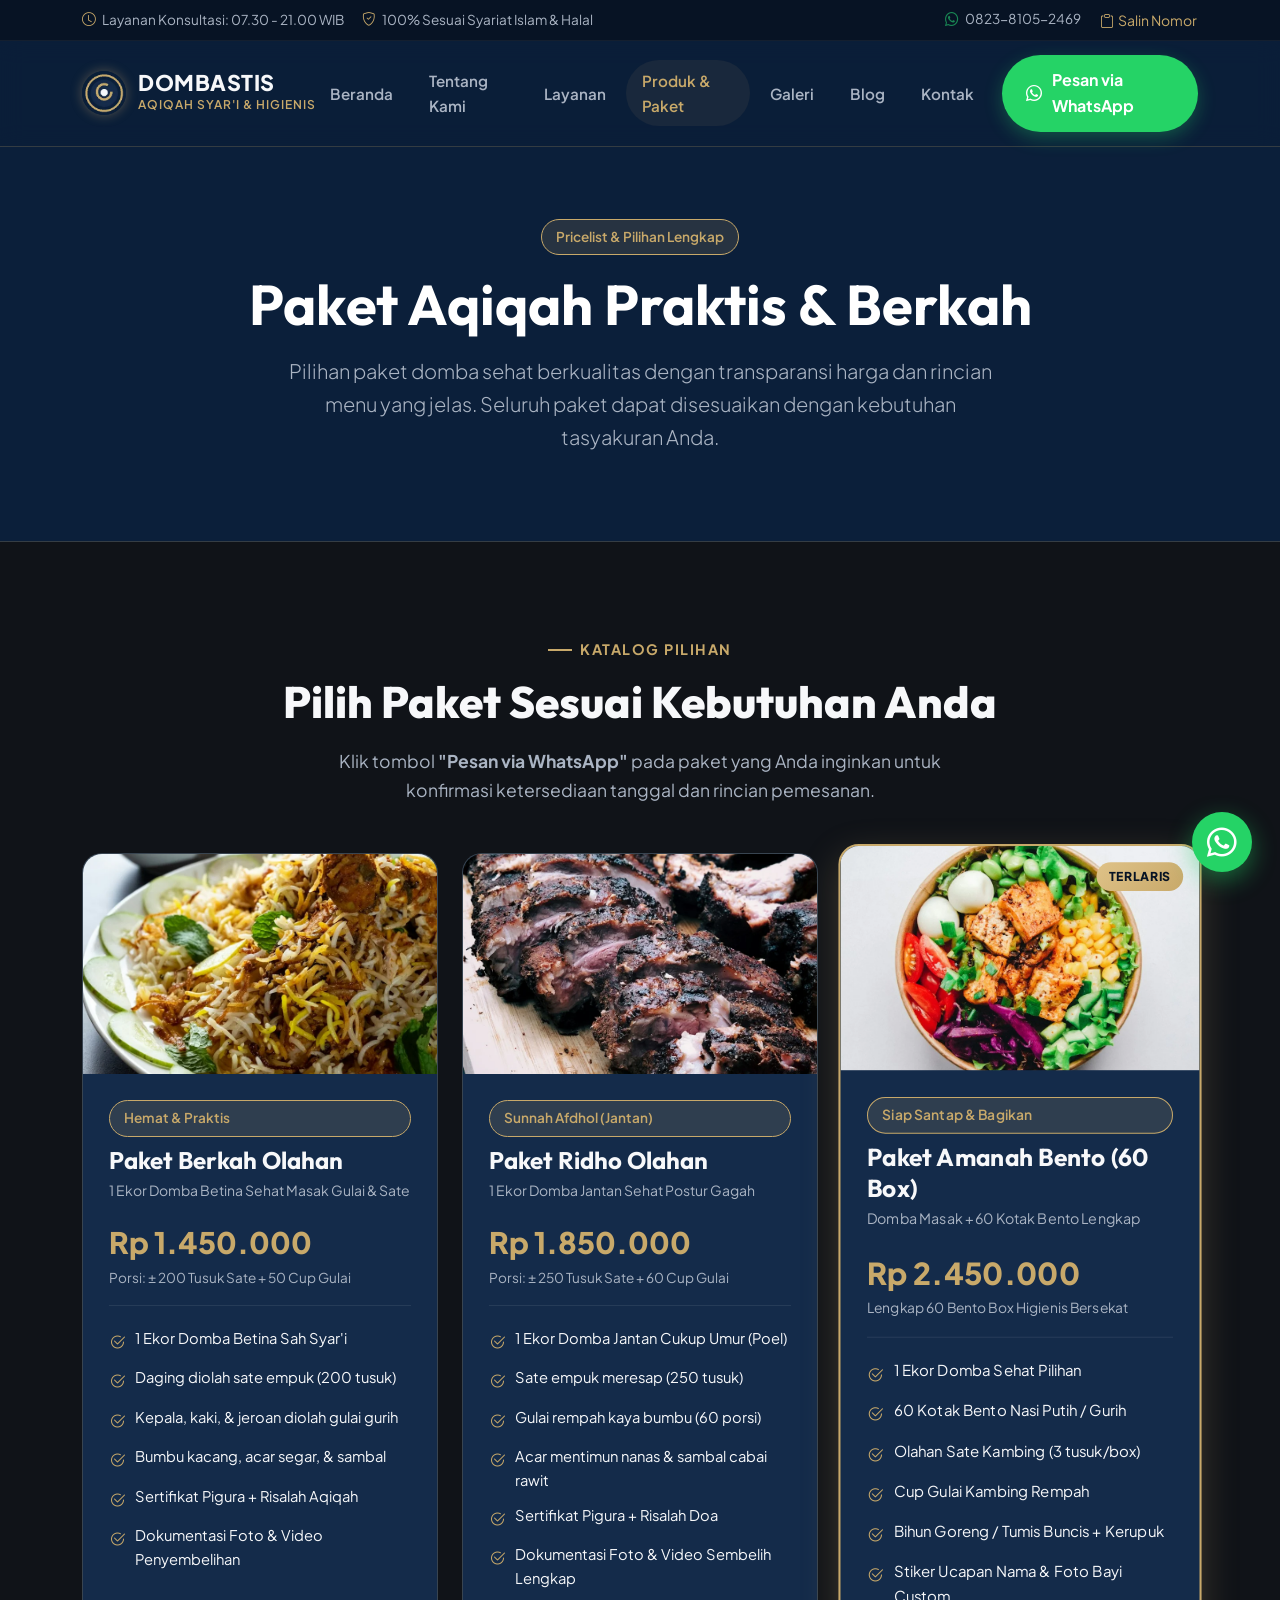
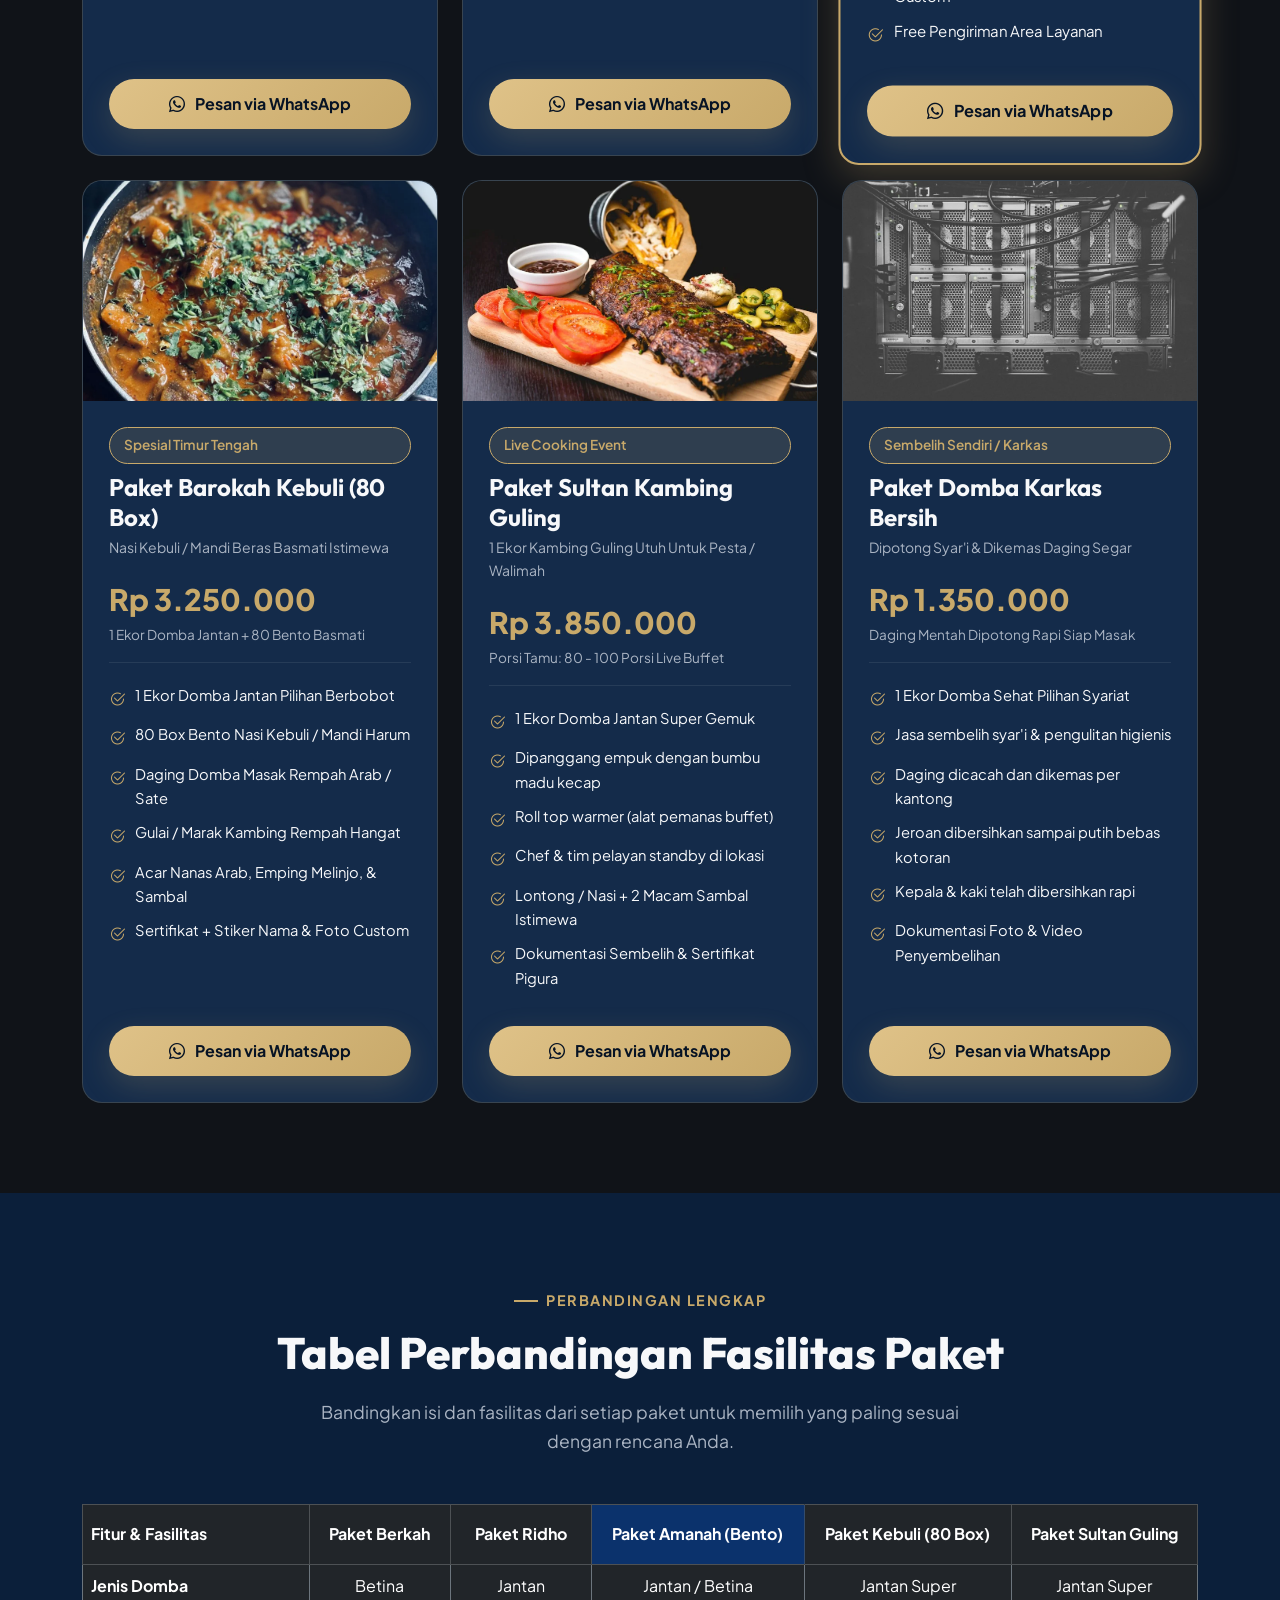
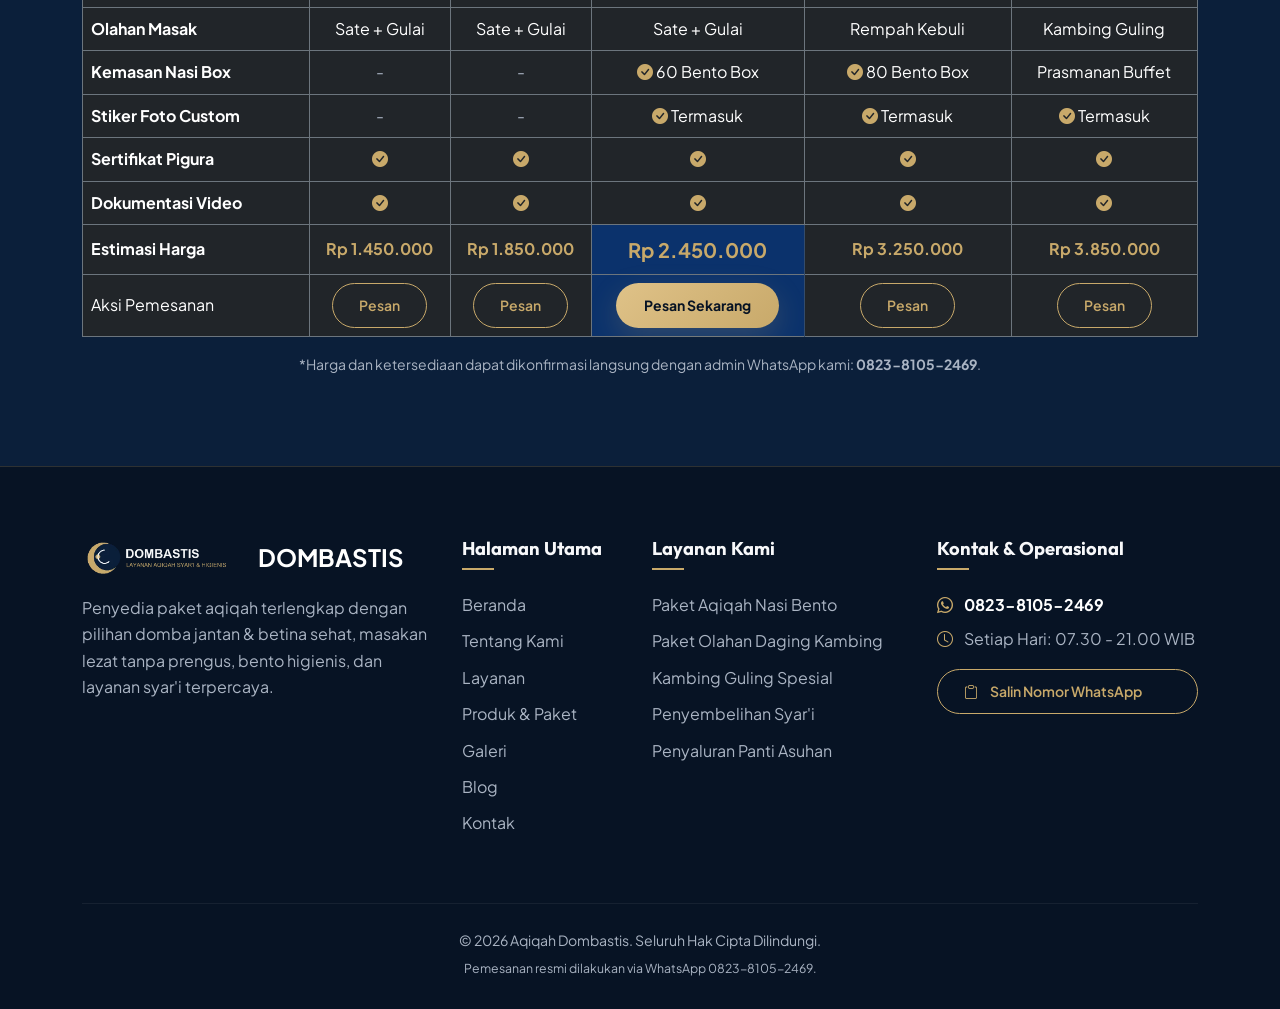
<file: produk.html>
<!DOCTYPE html>
<html lang="id">
<head>
  <meta charset="UTF-8">
  <meta name="viewport" content="width=device-width, initial-scale=1.0">
  <title>Produk & Paket Aqiqah Terlengkap | Aqiqah Dombastis</title>
  <meta name="description" content="Daftar paket aqiqah domba jantan & betina, paket olahan sate gulai, nasi bento kebuli mandi, dan kambing guling live cooking dari Aqiqah Dombastis. Pesan langsung via WhatsApp.">
  <link rel="canonical" href="https://aqiqahdombastis.com/produk.html">

  <meta property="og:type" content="product.group">
  <meta property="og:title" content="Produk & Paket Aqiqah Terlengkap | Aqiqah Dombastis">
  <meta property="og:description" content="Pilihan paket aqiqah praktis, lezat, syar'i, dan transparan. Pesan mudah via WhatsApp 0823-8105-2469.">
  <meta property="og:image" content="assets/img/og-image.webp">

  <link rel="icon" type="image/webp" href="assets/img/favicon.webp">
  <link rel="preconnect" href="https://fonts.googleapis.com">
  <link rel="preconnect" href="https://fonts.gstatic.com" crossorigin>
  <link href="https://fonts.googleapis.com/css2?family=Outfit:wght@400;600;700;800&family=Plus+Jakarta+Sans:wght@400;500;600;700&display=swap" rel="stylesheet">

  <link href="https://cdn.jsdelivr.net/npm/bootstrap@5.3.3/dist/css/bootstrap.min.css" rel="stylesheet">
  <link rel="stylesheet" href="https://cdn.jsdelivr.net/npm/bootstrap-icons@1.11.3/font/bootstrap-icons.min.css">
  <link rel="stylesheet" href="assets/css/style.css">
</head>
<body>

  <!-- Top Bar -->
  <div class="header-top d-none d-md-block">
    <div class="container d-flex justify-content-between align-items-center">
      <div>
        <span class="me-3"><i class="bi bi-clock text-gold me-1"></i> Layanan Konsultasi: 07.30 - 21.00 WIB</span>
        <span><i class="bi bi-shield-check text-gold me-1"></i> 100% Sesuai Syariat Islam & Halal</span>
      </div>
      <div>
        <a href="https://wa.me/6282381052469" target="_blank" rel="noopener" class="text-secondary-custom me-3 hover-gold">
          <i class="bi bi-whatsapp text-success me-1"></i> 0823-8105-2469
        </a>
        <button class="btn btn-sm btn-link text-gold p-0 text-decoration-none btn-copy-phone" title="Salin nomor WhatsApp">
          <i class="bi bi-clipboard me-1"></i>Salin Nomor
        </button>
      </div>
    </div>
  </div>

  <!-- Navbar -->
  <nav class="navbar navbar-expand-lg navbar-custom sticky-top">
    <div class="container">
      <a class="navbar-brand navbar-brand-wrapper" href="index.html">
        <img src="assets/img/favicon.webp" alt="Logo Aqiqah Dombastis" style="width: 44px; height: 44px; border-radius: 50%; box-shadow: 0 0 12px rgba(200, 169, 106, 0.4);">
        <div>
          <div class="brand-text-title">DOMBASTIS</div>
          <div class="brand-text-tagline">Aqiqah Syar'i & Higienis</div>
        </div>
      </a>
      <button class="navbar-toggler" type="button" data-bs-toggle="collapse" data-bs-target="#navMenu" aria-controls="navMenu" aria-expanded="false" aria-label="Toggle navigation">
        <i class="bi bi-list fs-2"></i>
      </button>
      <div class="collapse navbar-collapse" id="navMenu">
        <ul class="navbar-nav ms-auto mb-2 mb-lg-0 align-items-lg-center gap-1">
          <li class="nav-item"><a class="nav-link" href="index.html">Beranda</a></li>
          <li class="nav-item"><a class="nav-link" href="tentang.html">Tentang Kami</a></li>
          <li class="nav-item"><a class="nav-link" href="layanan.html">Layanan</a></li>
          <li class="nav-item"><a class="nav-link active" aria-current="page" href="produk.html">Produk & Paket</a></li>
          <li class="nav-item"><a class="nav-link" href="galeri.html">Galeri</a></li>
          <li class="nav-item"><a class="nav-link" href="blog.html">Blog</a></li>
          <li class="nav-item"><a class="nav-link" href="kontak.html">Kontak</a></li>
          <li class="nav-item ms-lg-2 mt-3 mt-lg-0">
            <a href="https://wa.me/6282381052469?text=Halo%20Aqiqah%20Dombastis,%20saya%20ingin%20tanya%20paket%20aqiqah." target="_blank" rel="noopener" class="btn-whatsapp btn-sm">
              <i class="bi bi-whatsapp"></i> Pesan via WhatsApp
            </a>
          </li>
        </ul>
      </div>
    </div>
  </nav>

  <!-- Page Header -->
  <header class="py-5 bg-navy-deep border-bottom border-gold">
    <div class="container py-4 text-center">
      <div class="badge-gold mb-3">Pricelist & Pilihan Lengkap</div>
      <h1 class="display-4 fw-bold text-white mb-3">Paket Aqiqah Praktis & Berkah</h1>
      <p class="text-secondary-custom lead mx-auto" style="max-width: 720px;">
        Pilihan paket domba sehat berkualitas dengan transparansi harga dan rincian menu yang jelas. Seluruh paket dapat disesuaikan dengan kebutuhan tasyakuran Anda.
      </p>
    </div>
  </header>

  <!-- Filter & Daftar Paket -->
  <section class="section-padding bg-charcoal">
    <div class="container">
      <div class="text-center mb-5">
        <div class="section-tag">Katalog Pilihan</div>
        <h2 class="section-title">Pilih Paket Sesuai Kebutuhan Anda</h2>
        <p class="section-subtitle">
          Klik tombol <strong>"Pesan via WhatsApp"</strong> pada paket yang Anda inginkan untuk konfirmasi ketersediaan tanggal dan rincian pemesanan.
        </p>
      </div>

      <div class="row g-4">
        <!-- Card 1 -->
        <div class="col-lg-4 col-md-6">
          <div class="package-card">
            <div class="package-img-wrap">
              <img src="assets/img/olahan-gulai.webp" alt="Paket Berkah Olahan Domba Betina">
            </div>
            <div class="package-content">
              <span class="badge-gold mb-2">Hemat & Praktis</span>
              <h4 class="mb-1">Paket Berkah Olahan</h4>
              <p class="text-secondary-custom small mb-0">1 Ekor Domba Betina Sehat Masak Gulai & Sate</p>

              <div class="package-price-wrap">
                <div class="package-price">Rp 1.450.000</div>
                <div class="package-portion">Porsi: ± 200 Tusuk Sate + 50 Cup Gulai</div>
              </div>

              <ul class="package-features-list">
                <li><i class="bi bi-check2-circle"></i> 1 Ekor Domba Betina Sah Syar'i</li>
                <li><i class="bi bi-check2-circle"></i> Daging diolah sate empuk (200 tusuk)</li>
                <li><i class="bi bi-check2-circle"></i> Kepala, kaki, & jeroan diolah gulai gurih</li>
                <li><i class="bi bi-check2-circle"></i> Bumbu kacang, acar segar, & sambal</li>
                <li><i class="bi bi-check2-circle"></i> Sertifikat Pigura + Risalah Aqiqah</li>
                <li><i class="bi bi-check2-circle"></i> Dokumentasi Foto & Video Penyembelihan</li>
              </ul>

              <button class="btn-gold w-100 justify-content-center" data-package-name="Paket Berkah Olahan (Betina)" data-package-price="Rp 1.450.000">
                <i class="bi bi-whatsapp"></i> Pesan via WhatsApp
              </button>
            </div>
          </div>
        </div>

        <!-- Card 2 -->
        <div class="col-lg-4 col-md-6">
          <div class="package-card">
            <div class="package-img-wrap">
              <img src="assets/img/olahan-sate-kambing.webp" alt="Paket Ridho Olahan Domba Jantan">
            </div>
            <div class="package-content">
              <span class="badge-gold mb-2">Sunnah Afdhol (Jantan)</span>
              <h4 class="mb-1">Paket Ridho Olahan</h4>
              <p class="text-secondary-custom small mb-0">1 Ekor Domba Jantan Sehat Postur Gagah</p>

              <div class="package-price-wrap">
                <div class="package-price">Rp 1.850.000</div>
                <div class="package-portion">Porsi: ± 250 Tusuk Sate + 60 Cup Gulai</div>
              </div>

              <ul class="package-features-list">
                <li><i class="bi bi-check2-circle"></i> 1 Ekor Domba Jantan Cukup Umur (Poel)</li>
                <li><i class="bi bi-check2-circle"></i> Sate empuk meresap (250 tusuk)</li>
                <li><i class="bi bi-check2-circle"></i> Gulai rempah kaya bumbu (60 porsi)</li>
                <li><i class="bi bi-check2-circle"></i> Acar mentimun nanas & sambal cabai rawit</li>
                <li><i class="bi bi-check2-circle"></i> Sertifikat Pigura + Risalah Doa</li>
                <li><i class="bi bi-check2-circle"></i> Dokumentasi Foto & Video Sembelih Lengkap</li>
              </ul>

              <button class="btn-gold w-100 justify-content-center" data-package-name="Paket Ridho Olahan (Jantan)" data-package-price="Rp 1.850.000">
                <i class="bi bi-whatsapp"></i> Pesan via WhatsApp
              </button>
            </div>
          </div>
        </div>

        <!-- Card 3 (Popular Bento) -->
        <div class="col-lg-4 col-md-6">
          <div class="package-card popular">
            <div class="package-badge-popular">Terlaris</div>
            <div class="package-img-wrap">
              <img src="assets/img/paket-nasi-box.webp" alt="Paket Amanah Nasi Bento 60 Box">
            </div>
            <div class="package-content">
              <span class="badge-gold mb-2">Siap Santap & Bagikan</span>
              <h4 class="mb-1">Paket Amanah Bento (60 Box)</h4>
              <p class="text-secondary-custom small mb-0">Domba Masak + 60 Kotak Bento Lengkap</p>

              <div class="package-price-wrap">
                <div class="package-price">Rp 2.450.000</div>
                <div class="package-portion">Lengkap 60 Bento Box Higienis Bersekat</div>
              </div>

              <ul class="package-features-list">
                <li><i class="bi bi-check2-circle"></i> 1 Ekor Domba Sehat Pilihan</li>
                <li><i class="bi bi-check2-circle"></i> 60 Kotak Bento Nasi Putih / Gurih</li>
                <li><i class="bi bi-check2-circle"></i> Olahan Sate Kambing (3 tusuk/box)</li>
                <li><i class="bi bi-check2-circle"></i> Cup Gulai Kambing Rempah</li>
                <li><i class="bi bi-check2-circle"></i> Bihun Goreng / Tumis Buncis + Kerupuk</li>
                <li><i class="bi bi-check2-circle"></i> Stiker Ucapan Nama & Foto Bayi Custom</li>
                <li><i class="bi bi-check2-circle"></i> Free Pengiriman Area Layanan</li>
              </ul>

              <button class="btn-gold w-100 justify-content-center" data-package-name="Paket Amanah Bento (60 Box)" data-package-price="Rp 2.450.000">
                <i class="bi bi-whatsapp"></i> Pesan via WhatsApp
              </button>
            </div>
          </div>
        </div>

        <!-- Card 4 -->
        <div class="col-lg-4 col-md-6">
          <div class="package-card">
            <div class="package-img-wrap">
              <img src="assets/img/blog-kebuli-rempah.webp" alt="Paket Barokah Nasi Kebuli 80 Box">
            </div>
            <div class="package-content">
              <span class="badge-gold mb-2">Spesial Timur Tengah</span>
              <h4 class="mb-1">Paket Barokah Kebuli (80 Box)</h4>
              <p class="text-secondary-custom small mb-0">Nasi Kebuli / Mandi Beras Basmati Istimewa</p>

              <div class="package-price-wrap">
                <div class="package-price">Rp 3.250.000</div>
                <div class="package-portion">1 Ekor Domba Jantan + 80 Bento Basmati</div>
              </div>

              <ul class="package-features-list">
                <li><i class="bi bi-check2-circle"></i> 1 Ekor Domba Jantan Pilihan Berbobot</li>
                <li><i class="bi bi-check2-circle"></i> 80 Box Bento Nasi Kebuli / Mandi Harum</li>
                <li><i class="bi bi-check2-circle"></i> Daging Domba Masak Rempah Arab / Sate</li>
                <li><i class="bi bi-check2-circle"></i> Gulai / Marak Kambing Rempah Hangat</li>
                <li><i class="bi bi-check2-circle"></i> Acar Nanas Arab, Emping Melinjo, & Sambal</li>
                <li><i class="bi bi-check2-circle"></i> Sertifikat + Stiker Nama & Foto Custom</li>
              </ul>

              <button class="btn-gold w-100 justify-content-center" data-package-name="Paket Barokah Kebuli (80 Box)" data-package-price="Rp 3.250.000">
                <i class="bi bi-whatsapp"></i> Pesan via WhatsApp
              </button>
            </div>
          </div>
        </div>

        <!-- Card 5 -->
        <div class="col-lg-4 col-md-6">
          <div class="package-card">
            <div class="package-img-wrap">
              <img src="assets/img/paket-kambing-guling.webp" alt="Paket Sultan Kambing Guling">
            </div>
            <div class="package-content">
              <span class="badge-gold mb-2">Live Cooking Event</span>
              <h4 class="mb-1">Paket Sultan Kambing Guling</h4>
              <p class="text-secondary-custom small mb-0">1 Ekor Kambing Guling Utuh Untuk Pesta / Walimah</p>

              <div class="package-price-wrap">
                <div class="package-price">Rp 3.850.000</div>
                <div class="package-portion">Porsi Tamu: 80 - 100 Porsi Live Buffet</div>
              </div>

              <ul class="package-features-list">
                <li><i class="bi bi-check2-circle"></i> 1 Ekor Domba Jantan Super Gemuk</li>
                <li><i class="bi bi-check2-circle"></i> Dipanggang empuk dengan bumbu madu kecap</li>
                <li><i class="bi bi-check2-circle"></i> Roll top warmer (alat pemanas buffet)</li>
                <li><i class="bi bi-check2-circle"></i> Chef & tim pelayan standby di lokasi</li>
                <li><i class="bi bi-check2-circle"></i> Lontong / Nasi + 2 Macam Sambal Istimewa</li>
                <li><i class="bi bi-check2-circle"></i> Dokumentasi Sembelih & Sertifikat Pigura</li>
              </ul>

              <button class="btn-gold w-100 justify-content-center" data-package-name="Paket Sultan Kambing Guling" data-package-price="Rp 3.850.000">
                <i class="bi bi-whatsapp"></i> Pesan via WhatsApp
              </button>
            </div>
          </div>
        </div>

        <!-- Card 6 -->
        <div class="col-lg-4 col-md-6">
          <div class="package-card">
            <div class="package-img-wrap">
              <img src="assets/img/domba-aqiqah-jantan.webp" alt="Paket Domba Hidup / Mentah Bersih">
            </div>
            <div class="package-content">
              <span class="badge-gold mb-2">Sembelih Sendiri / Karkas</span>
              <h4 class="mb-1">Paket Domba Karkas Bersih</h4>
              <p class="text-secondary-custom small mb-0">Dipotong Syar'i & Dikemas Daging Segar</p>

              <div class="package-price-wrap">
                <div class="package-price">Rp 1.350.000</div>
                <div class="package-portion">Daging Mentah Dipotong Rapi Siap Masak</div>
              </div>

              <ul class="package-features-list">
                <li><i class="bi bi-check2-circle"></i> 1 Ekor Domba Sehat Pilihan Syariat</li>
                <li><i class="bi bi-check2-circle"></i> Jasa sembelih syar'i & pengulitan higienis</li>
                <li><i class="bi bi-check2-circle"></i> Daging dicacah dan dikemas per kantong</li>
                <li><i class="bi bi-check2-circle"></i> Jeroan dibersihkan sampai putih bebas kotoran</li>
                <li><i class="bi bi-check2-circle"></i> Kepala & kaki telah dibersihkan rapi</li>
                <li><i class="bi bi-check2-circle"></i> Dokumentasi Foto & Video Penyembelihan</li>
              </ul>

              <button class="btn-gold w-100 justify-content-center" data-package-name="Paket Domba Karkas Bersih" data-package-price="Rp 1.350.000">
                <i class="bi bi-whatsapp"></i> Pesan via WhatsApp
              </button>
            </div>
          </div>
        </div>
      </div>
    </div>
  </section>

  <!-- Tabel Perbandingan Paket -->
  <section class="section-padding bg-navy-deep">
    <div class="container">
      <div class="text-center mb-5">
        <div class="section-tag">Perbandingan Lengkap</div>
        <h2 class="section-title">Tabel Perbandingan Fasilitas Paket</h2>
        <p class="section-subtitle">
          Bandingkan isi dan fasilitas dari setiap paket untuk memilih yang paling sesuai dengan rencana Anda.
        </p>
      </div>

      <div class="table-responsive">
        <table class="table table-dark table-bordered border-secondary align-middle text-center mb-0">
          <thead class="table-dark text-gold">
            <tr>
              <th scope="col" class="text-start py-3" style="min-width: 200px;">Fitur & Fasilitas</th>
              <th scope="col" class="py-3">Paket Berkah</th>
              <th scope="col" class="py-3">Paket Ridho</th>
              <th scope="col" class="py-3 bg-primary bg-opacity-25 border-gold">Paket Amanah (Bento)</th>
              <th scope="col" class="py-3">Paket Kebuli (80 Box)</th>
              <th scope="col" class="py-3">Paket Sultan Guling</th>
            </tr>
          </thead>
          <tbody>
            <tr>
              <td class="text-start text-white fw-bold">Jenis Domba</td>
              <td>Betina</td>
              <td>Jantan</td>
              <td>Jantan / Betina</td>
              <td>Jantan Super</td>
              <td>Jantan Super</td>
            </tr>
            <tr>
              <td class="text-start text-white fw-bold">Olahan Masak</td>
              <td>Sate + Gulai</td>
              <td>Sate + Gulai</td>
              <td>Sate + Gulai</td>
              <td>Rempah Kebuli</td>
              <td>Kambing Guling</td>
            </tr>
            <tr>
              <td class="text-start text-white fw-bold">Kemasan Nasi Box</td>
              <td><span class="text-secondary-custom">-</span></td>
              <td><span class="text-secondary-custom">-</span></td>
              <td><i class="bi bi-check-circle-fill text-gold"></i> 60 Bento Box</td>
              <td><i class="bi bi-check-circle-fill text-gold"></i> 80 Bento Box</td>
              <td>Prasmanan Buffet</td>
            </tr>
            <tr>
              <td class="text-start text-white fw-bold">Stiker Foto Custom</td>
              <td><span class="text-secondary-custom">-</span></td>
              <td><span class="text-secondary-custom">-</span></td>
              <td><i class="bi bi-check-circle-fill text-gold"></i> Termasuk</td>
              <td><i class="bi bi-check-circle-fill text-gold"></i> Termasuk</td>
              <td><i class="bi bi-check-circle-fill text-gold"></i> Termasuk</td>
            </tr>
            <tr>
              <td class="text-start text-white fw-bold">Sertifikat Pigura</td>
              <td><i class="bi bi-check-circle-fill text-gold"></i></td>
              <td><i class="bi bi-check-circle-fill text-gold"></i></td>
              <td><i class="bi bi-check-circle-fill text-gold"></i></td>
              <td><i class="bi bi-check-circle-fill text-gold"></i></td>
              <td><i class="bi bi-check-circle-fill text-gold"></i></td>
            </tr>
            <tr>
              <td class="text-start text-white fw-bold">Dokumentasi Video</td>
              <td><i class="bi bi-check-circle-fill text-gold"></i></td>
              <td><i class="bi bi-check-circle-fill text-gold"></i></td>
              <td><i class="bi bi-check-circle-fill text-gold"></i></td>
              <td><i class="bi bi-check-circle-fill text-gold"></i></td>
              <td><i class="bi bi-check-circle-fill text-gold"></i></td>
            </tr>
            <tr>
              <td class="text-start text-white fw-bold">Estimasi Harga</td>
              <td class="text-gold fw-bold">Rp 1.450.000</td>
              <td class="text-gold fw-bold">Rp 1.850.000</td>
              <td class="text-gold fw-bold fs-5 bg-primary bg-opacity-25 border-gold">Rp 2.450.000</td>
              <td class="text-gold fw-bold">Rp 3.250.000</td>
              <td class="text-gold fw-bold">Rp 3.850.000</td>
            </tr>
            <tr>
              <td class="text-start">Aksi Pemesanan</td>
              <td>
                <button class="btn btn-sm btn-gold-outline" data-package-name="Paket Berkah" data-package-price="Rp 1.450.000">Pesan</button>
              </td>
              <td>
                <button class="btn btn-sm btn-gold-outline" data-package-name="Paket Ridho" data-package-price="Rp 1.850.000">Pesan</button>
              </td>
              <td class="bg-primary bg-opacity-25 border-gold">
                <button class="btn btn-sm btn-gold" data-package-name="Paket Amanah Bento" data-package-price="Rp 2.450.000">Pesan Sekarang</button>
              </td>
              <td>
                <button class="btn btn-sm btn-gold-outline" data-package-name="Paket Barokah Kebuli" data-package-price="Rp 3.250.000">Pesan</button>
              </td>
              <td>
                <button class="btn btn-sm btn-gold-outline" data-package-name="Paket Sultan Kambing Guling" data-package-price="Rp 3.850.000">Pesan</button>
              </td>
            </tr>
          </tbody>
        </table>
      </div>
      <div class="mt-3 text-secondary-custom small text-center">
        *Harga dan ketersediaan dapat dikonfirmasi langsung dengan admin WhatsApp kami: <strong>0823-8105-2469</strong>.
      </div>
    </div>
  </section>

  <!-- Footer -->
  <footer class="footer-main">
    <div class="container">
      <div class="row g-4 justify-content-between">
        <div class="col-lg-4">
          <div class="d-flex align-items-center gap-2 mb-3">
            <img src="assets/img/logo-dombastis.webp" alt="Aqiqah Dombastis" style="height: 42px; width: auto;">
            <div class="fs-4 fw-bold text-white">DOMBASTIS</div>
          </div>
          <p class="text-secondary-custom mb-4">
            Penyedia paket aqiqah terlengkap dengan pilihan domba jantan & betina sehat, masakan lezat tanpa prengus, bento higienis, dan layanan syar'i terpercaya.
          </p>
        </div>
        <div class="col-lg-2 col-md-4 col-6">
          <h5 class="footer-title">Halaman Utama</h5>
          <ul class="footer-links">
            <li><a href="index.html">Beranda</a></li>
            <li><a href="tentang.html">Tentang Kami</a></li>
            <li><a href="layanan.html">Layanan</a></li>
            <li><a href="produk.html">Produk & Paket</a></li>
            <li><a href="galeri.html">Galeri</a></li>
            <li><a href="blog.html">Blog</a></li>
            <li><a href="kontak.html">Kontak</a></li>
          </ul>
        </div>
        <div class="col-lg-3 col-md-4 col-6">
          <h5 class="footer-title">Layanan Kami</h5>
          <ul class="footer-links">
            <li><a href="produk.html">Paket Aqiqah Nasi Bento</a></li>
            <li><a href="produk.html">Paket Olahan Daging Kambing</a></li>
            <li><a href="produk.html">Kambing Guling Spesial</a></li>
            <li><a href="layanan.html">Penyembelihan Syar'i</a></li>
            <li><a href="layanan.html">Penyaluran Panti Asuhan</a></li>
          </ul>
        </div>
        <div class="col-lg-3 col-md-4">
          <h5 class="footer-title">Kontak & Operasional</h5>
          <div class="mb-2 text-secondary-custom">
            <i class="bi bi-whatsapp text-gold me-2"></i>
            <a href="https://wa.me/6282381052469" target="_blank" rel="noopener" class="text-white fw-bold">0823-8105-2469</a>
          </div>
          <div class="mb-2 text-secondary-custom">
            <i class="bi bi-clock text-gold me-2"></i>
            <span>Setiap Hari: 07.30 - 21.00 WIB</span>
          </div>
          <button class="btn btn-sm btn-gold-outline w-100 btn-copy-phone mt-2">
            <i class="bi bi-clipboard me-1"></i> Salin Nomor WhatsApp
          </button>
        </div>
      </div>
      <div class="footer-bottom text-center text-secondary-custom">
        <p class="mb-1">&copy; 2026 Aqiqah Dombastis. Seluruh Hak Cipta Dilindungi.</p>
        <small>Pemesanan resmi dilakukan via WhatsApp 0823-8105-2469.</small>
      </div>
    </div>
  </footer>

  <!-- Scroll to Top Button (Above Floating WhatsApp) -->
  <button type="button" id="btnScrollTop" class="btn-scroll-top" aria-label="Kembali ke atas" title="Kembali ke atas">
    <i class="bi bi-chevron-up"></i>
  </button>

  <!-- Floating WhatsApp -->
  <a href="https://wa.me/6282381052469?text=Halo%20Aqiqah%20Dombastis,%20saya%20ingin%20tanya%20paket%20aqiqah." target="_blank" rel="noopener" class="floating-whatsapp" aria-label="WhatsApp Aqiqah Dombastis"><i class="bi bi-whatsapp"></i></a>

  <script src="https://cdn.jsdelivr.net/npm/bootstrap@5.3.3/dist/js/bootstrap.bundle.min.js"></script>
  <script src="assets/js/main.js"></script>
</body>
</html>
</file>
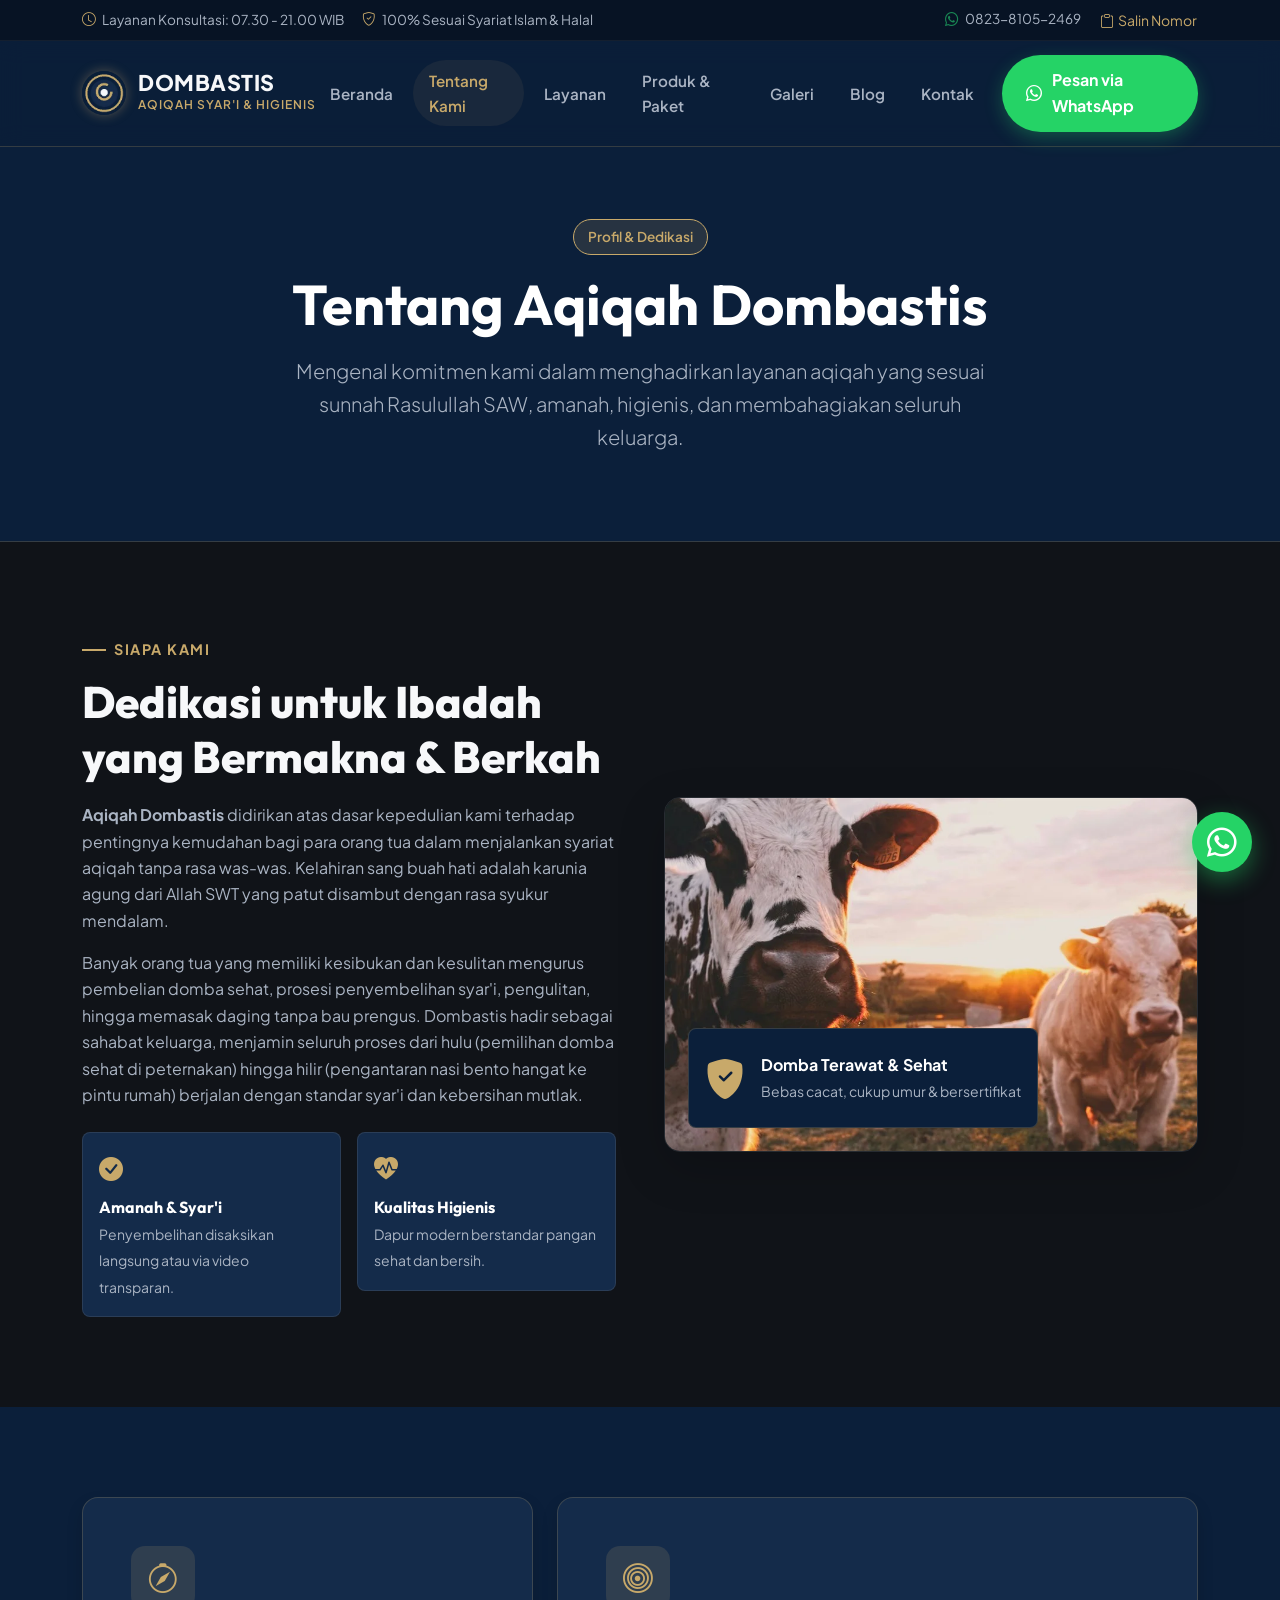
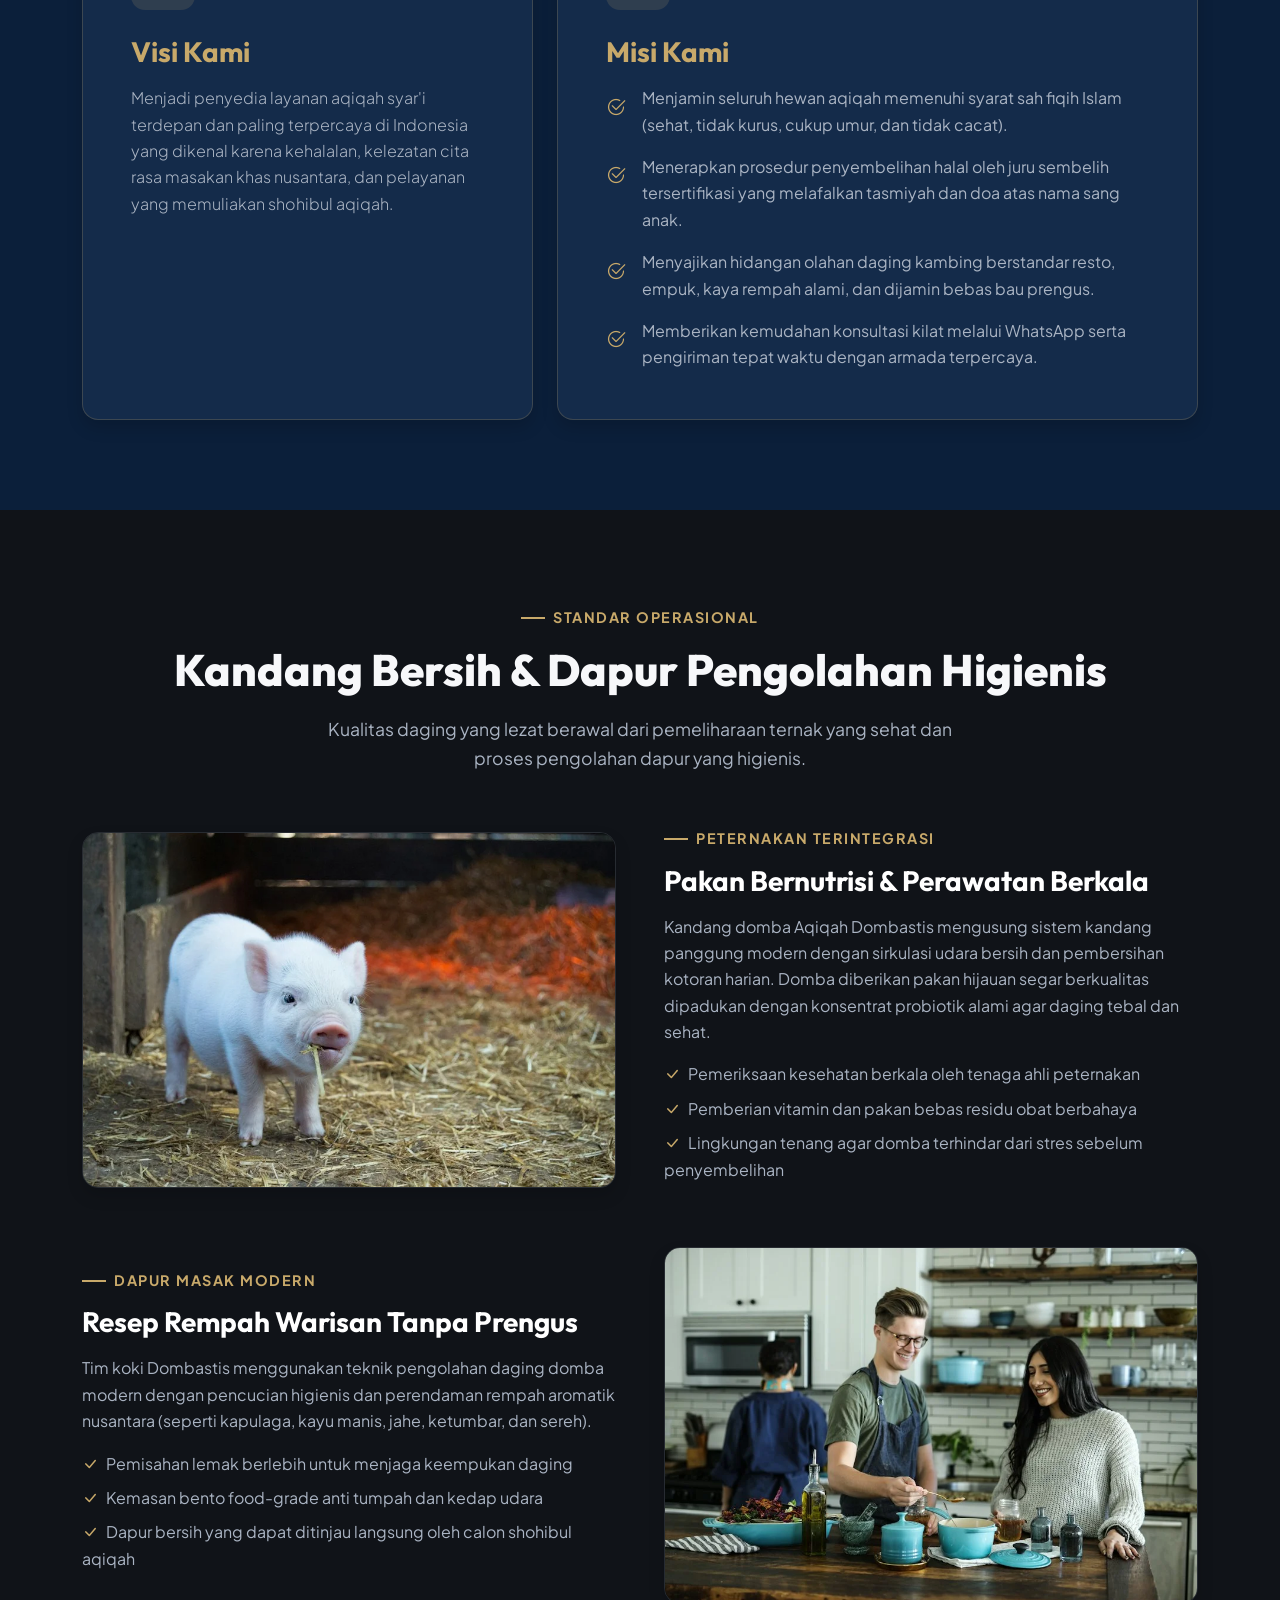
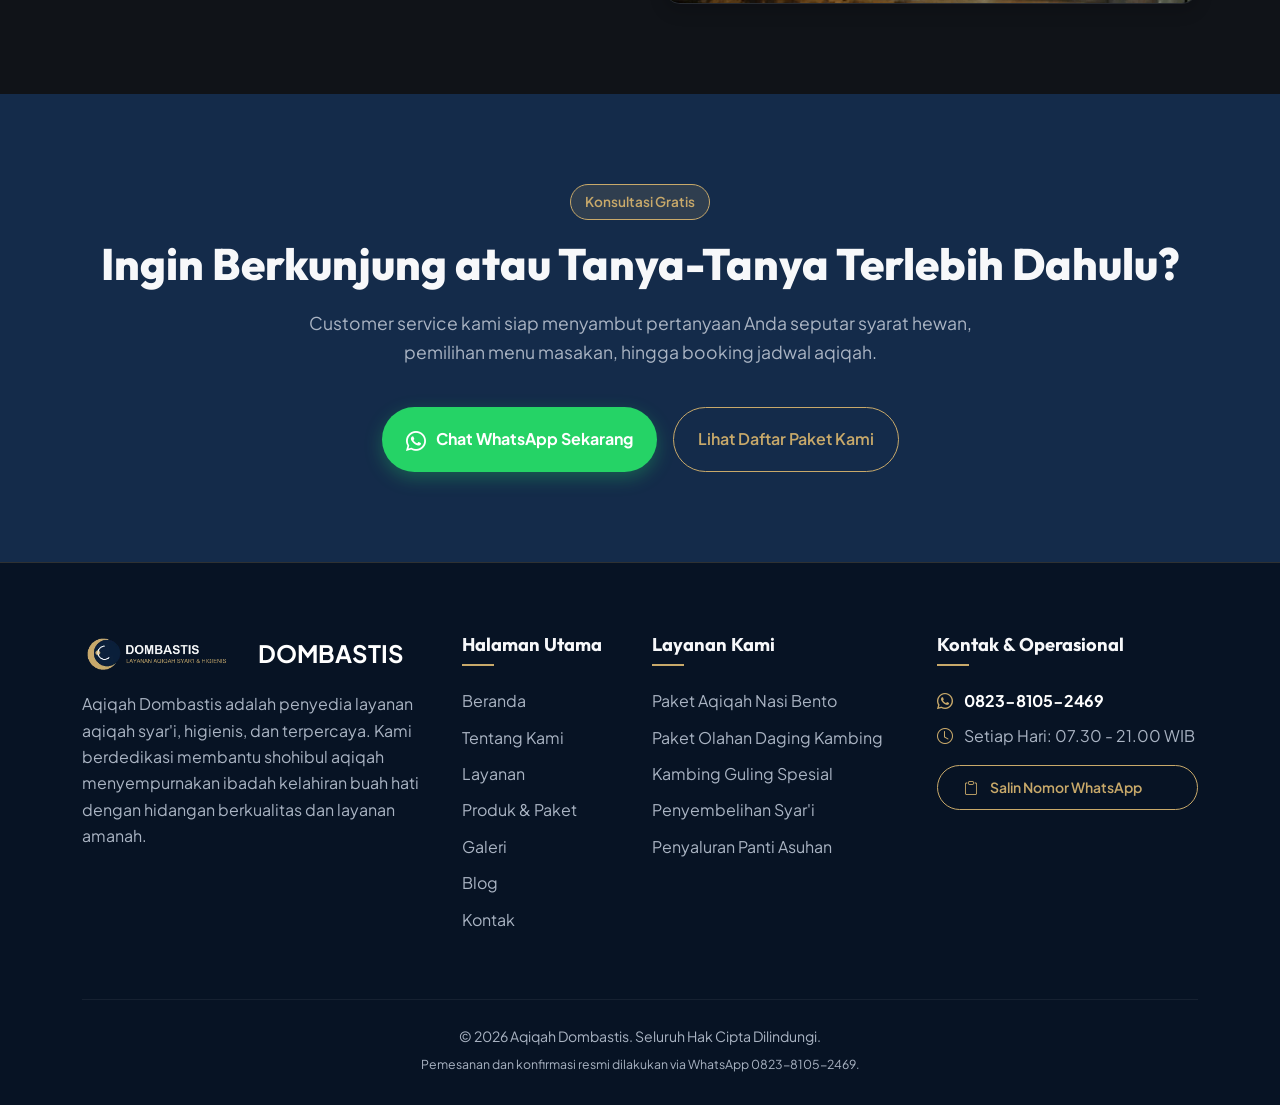
<file: tentang.html>
<!DOCTYPE html>
<html lang="id">
<head>
  <meta charset="UTF-8">
  <meta name="viewport" content="width=device-width, initial-scale=1.0">
  <title>Tentang Kami | Aqiqah Dombastis - Layanan Syar'i & Terpercaya</title>
  <meta name="description" content="Kenali profil, komitmen syariah, standar peternakan domba, dan kebersihan dapur olahan Aqiqah Dombastis. Melayani shohibul aqiqah dengan amanah dan profesional.">
  <link rel="canonical" href="https://aqiqahdombastis.com/tentang.html">

  <meta property="og:type" content="article">
  <meta property="og:title" content="Tentang Kami | Aqiqah Dombastis">
  <meta property="og:description" content="Komitmen syariah, peternakan domba sehat terawat, serta dapur higienis berstandar tinggi.">
  <meta property="og:image" content="assets/img/og-image.webp">

  <link rel="icon" type="image/webp" href="assets/img/favicon.webp">
  <link rel="preconnect" href="https://fonts.googleapis.com">
  <link rel="preconnect" href="https://fonts.gstatic.com" crossorigin>
  <link href="https://fonts.googleapis.com/css2?family=Outfit:wght@400;600;700;800&family=Plus+Jakarta+Sans:wght@400;500;600;700&display=swap" rel="stylesheet">

  <link href="https://cdn.jsdelivr.net/npm/bootstrap@5.3.3/dist/css/bootstrap.min.css" rel="stylesheet">
  <link rel="stylesheet" href="https://cdn.jsdelivr.net/npm/bootstrap-icons@1.11.3/font/bootstrap-icons.min.css">
  <link rel="stylesheet" href="assets/css/style.css">
</head>
<body>

  <!-- Top Bar -->
  <div class="header-top d-none d-md-block">
    <div class="container d-flex justify-content-between align-items-center">
      <div>
        <span class="me-3"><i class="bi bi-clock text-gold me-1"></i> Layanan Konsultasi: 07.30 - 21.00 WIB</span>
        <span><i class="bi bi-shield-check text-gold me-1"></i> 100% Sesuai Syariat Islam & Halal</span>
      </div>
      <div>
        <a href="https://wa.me/6282381052469" target="_blank" rel="noopener" class="text-secondary-custom me-3 hover-gold">
          <i class="bi bi-whatsapp text-success me-1"></i> 0823-8105-2469
        </a>
        <button class="btn btn-sm btn-link text-gold p-0 text-decoration-none btn-copy-phone" title="Salin nomor WhatsApp">
          <i class="bi bi-clipboard me-1"></i>Salin Nomor
        </button>
      </div>
    </div>
  </div>

  <!-- Navbar -->
  <nav class="navbar navbar-expand-lg navbar-custom sticky-top">
    <div class="container">
      <a class="navbar-brand navbar-brand-wrapper" href="index.html">
        <img src="assets/img/favicon.webp" alt="Logo Aqiqah Dombastis" style="width: 44px; height: 44px; border-radius: 50%; box-shadow: 0 0 12px rgba(200, 169, 106, 0.4);">
        <div>
          <div class="brand-text-title">DOMBASTIS</div>
          <div class="brand-text-tagline">Aqiqah Syar'i & Higienis</div>
        </div>
      </a>
      <button class="navbar-toggler" type="button" data-bs-toggle="collapse" data-bs-target="#navMenu" aria-controls="navMenu" aria-expanded="false" aria-label="Toggle navigation">
        <i class="bi bi-list fs-2"></i>
      </button>
      <div class="collapse navbar-collapse" id="navMenu">
        <ul class="navbar-nav ms-auto mb-2 mb-lg-0 align-items-lg-center gap-1">
          <li class="nav-item"><a class="nav-link" href="index.html">Beranda</a></li>
          <li class="nav-item"><a class="nav-link active" aria-current="page" href="tentang.html">Tentang Kami</a></li>
          <li class="nav-item"><a class="nav-link" href="layanan.html">Layanan</a></li>
          <li class="nav-item"><a class="nav-link" href="produk.html">Produk & Paket</a></li>
          <li class="nav-item"><a class="nav-link" href="galeri.html">Galeri</a></li>
          <li class="nav-item"><a class="nav-link" href="blog.html">Blog</a></li>
          <li class="nav-item"><a class="nav-link" href="kontak.html">Kontak</a></li>
          <li class="nav-item ms-lg-2 mt-3 mt-lg-0">
            <a href="https://wa.me/6282381052469?text=Halo%20Aqiqah%20Dombastis,%20saya%20ingin%20konsultasi." target="_blank" rel="noopener" class="btn-whatsapp btn-sm">
              <i class="bi bi-whatsapp"></i> Pesan via WhatsApp
            </a>
          </li>
        </ul>
      </div>
    </div>
  </nav>

  <!-- Page Banner Header -->
  <header class="py-5 bg-navy-deep border-bottom border-gold">
    <div class="container py-4 text-center">
      <div class="badge-gold mb-3">Profil & Dedikasi</div>
      <h1 class="display-4 fw-bold text-white mb-3">Tentang Aqiqah Dombastis</h1>
      <p class="text-secondary-custom lead mx-auto" style="max-width: 720px;">
        Mengenal komitmen kami dalam menghadirkan layanan aqiqah yang sesuai sunnah Rasulullah SAW, amanah, higienis, dan membahagiakan seluruh keluarga.
      </p>
    </div>
  </header>

  <!-- Profil Utama -->
  <section class="section-padding bg-charcoal">
    <div class="container">
      <div class="row align-items-center g-5">
        <div class="col-lg-6">
          <div class="section-tag">Siapa Kami</div>
          <h2 class="section-title">Dedikasi untuk Ibadah yang Bermakna & Berkah</h2>
          <p class="text-secondary-custom mb-3">
            <strong>Aqiqah Dombastis</strong> didirikan atas dasar kepedulian kami terhadap pentingnya kemudahan bagi para orang tua dalam menjalankan syariat aqiqah tanpa rasa was-was. Kelahiran sang buah hati adalah karunia agung dari Allah SWT yang patut disambut dengan rasa syukur mendalam.
          </p>
          <p class="text-secondary-custom mb-4">
            Banyak orang tua yang memiliki kesibukan dan kesulitan mengurus pembelian domba sehat, prosesi penyembelihan syar'i, pengulitan, hingga memasak daging tanpa bau prengus. Dombastis hadir sebagai sahabat keluarga, menjamin seluruh proses dari hulu (pemilihan domba sehat di peternakan) hingga hilir (pengantaran nasi bento hangat ke pintu rumah) berjalan dengan standar syar'i dan kebersihan mutlak.
          </p>
          <div class="row g-3">
            <div class="col-sm-6">
              <div class="p-3 bg-navy-secondary rounded-3 border border-secondary border-opacity-25">
                <i class="bi bi-check-circle-fill text-gold fs-4 mb-2 d-block"></i>
                <h6 class="text-white mb-1">Amanah & Syar'i</h6>
                <small class="text-secondary-custom">Penyembelihan disaksikan langsung atau via video transparan.</small>
              </div>
            </div>
            <div class="col-sm-6">
              <div class="p-3 bg-navy-secondary rounded-3 border border-secondary border-opacity-25">
                <i class="bi bi-heart-pulse-fill text-gold fs-4 mb-2 d-block"></i>
                <h6 class="text-white mb-1">Kualitas Higienis</h6>
                <small class="text-secondary-custom">Dapur modern berstandar pangan sehat dan bersih.</small>
              </div>
            </div>
          </div>
        </div>

        <div class="col-lg-6">
          <div class="position-relative">
            <img src="assets/img/peternakan-kandang.webp" alt="Peternakan Domba Aqiqah Dombastis" class="img-fluid rounded-4 shadow-lg border border-secondary border-opacity-25">
            <div class="position-absolute bottom-0 start-0 m-4 p-3 bg-navy-deep rounded-3 border border-gold d-none d-sm-block">
              <div class="d-flex align-items-center gap-3">
                <i class="bi bi-shield-fill-check text-gold fs-1"></i>
                <div>
                  <div class="text-white fw-bold">Domba Terawat & Sehat</div>
                  <small class="text-secondary-custom">Bebas cacat, cukup umur & bersertifikat</small>
                </div>
              </div>
            </div>
          </div>
        </div>
      </div>
    </div>
  </section>

  <!-- Visi & Misi Section -->
  <section class="section-padding bg-navy-deep">
    <div class="container">
      <div class="row g-4 justify-content-center">
        <div class="col-lg-5">
          <div class="card bg-navy-secondary border-gold h-100 p-4 p-md-5 rounded-4 shadow">
            <div class="feature-icon-box mb-4">
              <i class="bi bi-compass"></i>
            </div>
            <h3 class="text-gold mb-3">Visi Kami</h3>
            <p class="text-secondary-custom lead fs-6">
              Menjadi penyedia layanan aqiqah syar'i terdepan dan paling terpercaya di Indonesia yang dikenal karena kehalalan, kelezatan cita rasa masakan khas nusantara, dan pelayanan yang memuliakan shohibul aqiqah.
            </p>
          </div>
        </div>

        <div class="col-lg-7">
          <div class="card bg-navy-secondary border-gold h-100 p-4 p-md-5 rounded-4 shadow">
            <div class="feature-icon-box mb-4">
              <i class="bi bi-bullseye"></i>
            </div>
            <h3 class="text-gold mb-3">Misi Kami</h3>
            <ul class="list-unstyled text-secondary-custom mb-0 d-flex flex-column gap-3">
              <li class="d-flex align-items-start gap-3">
                <i class="bi bi-check2-circle text-gold fs-5 mt-1"></i>
                <span>Menjamin seluruh hewan aqiqah memenuhi syarat sah fiqih Islam (sehat, tidak kurus, cukup umur, dan tidak cacat).</span>
              </li>
              <li class="d-flex align-items-start gap-3">
                <i class="bi bi-check2-circle text-gold fs-5 mt-1"></i>
                <span>Menerapkan prosedur penyembelihan halal oleh juru sembelih tersertifikasi yang melafalkan tasmiyah dan doa atas nama sang anak.</span>
              </li>
              <li class="d-flex align-items-start gap-3">
                <i class="bi bi-check2-circle text-gold fs-5 mt-1"></i>
                <span>Menyajikan hidangan olahan daging kambing berstandar resto, empuk, kaya rempah alami, dan dijamin bebas bau prengus.</span>
              </li>
              <li class="d-flex align-items-start gap-3">
                <i class="bi bi-check2-circle text-gold fs-5 mt-1"></i>
                <span>Memberikan kemudahan konsultasi kilat melalui WhatsApp serta pengiriman tepat waktu dengan armada terpercaya.</span>
              </li>
            </ul>
          </div>
        </div>
      </div>
    </div>
  </section>

  <!-- Standar Peternakan & Dapur Masak -->
  <section class="section-padding bg-charcoal">
    <div class="container">
      <div class="text-center mb-5">
        <div class="section-tag">Standar Operasional</div>
        <h2 class="section-title">Kandang Bersih & Dapur Pengolahan Higienis</h2>
        <p class="section-subtitle">
          Kualitas daging yang lezat berawal dari pemeliharaan ternak yang sehat dan proses pengolahan dapur yang higienis.
        </p>
      </div>

      <div class="row g-5 align-items-center mb-5">
        <div class="col-lg-6 order-lg-2">
          <div class="section-tag">Peternakan Terintegrasi</div>
          <h3 class="text-white mb-3">Pakan Bernutrisi & Perawatan Berkala</h3>
          <p class="text-secondary-custom">
            Kandang domba Aqiqah Dombastis mengusung sistem kandang panggung modern dengan sirkulasi udara bersih dan pembersihan kotoran harian. Domba diberikan pakan hijauan segar berkualitas dipadukan dengan konsentrat probiotik alami agar daging tebal dan sehat.
          </p>
          <ul class="list-unstyled text-secondary-custom">
            <li class="mb-2"><i class="bi bi-check-lg text-gold me-2"></i>Pemeriksaan kesehatan berkala oleh tenaga ahli peternakan</li>
            <li class="mb-2"><i class="bi bi-check-lg text-gold me-2"></i>Pemberian vitamin dan pakan bebas residu obat berbahaya</li>
            <li><i class="bi bi-check-lg text-gold me-2"></i>Lingkungan tenang agar domba terhindar dari stres sebelum penyembelihan</li>
          </ul>
        </div>
        <div class="col-lg-6 order-lg-1">
          <img src="assets/img/domba-aqiqah-betina.webp" alt="Domba Sehat Dombastis" class="img-fluid rounded-4 shadow border border-secondary border-opacity-25">
        </div>
      </div>

      <div class="row g-5 align-items-center">
        <div class="col-lg-6">
          <div class="section-tag">Dapur Masak Modern</div>
          <h3 class="text-white mb-3">Resep Rempah Warisan Tanpa Prengus</h3>
          <p class="text-secondary-custom">
            Tim koki Dombastis menggunakan teknik pengolahan daging domba modern dengan pencucian higienis dan perendaman rempah aromatik nusantara (seperti kapulaga, kayu manis, jahe, ketumbar, dan sereh).
          </p>
          <ul class="list-unstyled text-secondary-custom">
            <li class="mb-2"><i class="bi bi-check-lg text-gold me-2"></i>Pemisahan lemak berlebih untuk menjaga keempukan daging</li>
            <li class="mb-2"><i class="bi bi-check-lg text-gold me-2"></i>Kemasan bento food-grade anti tumpah dan kedap udara</li>
            <li><i class="bi bi-check-lg text-gold me-2"></i>Dapur bersih yang dapat ditinjau langsung oleh calon shohibul aqiqah</li>
          </ul>
        </div>
        <div class="col-lg-6">
          <img src="assets/img/dapur-higienis.webp" alt="Dapur Higienis Aqiqah Dombastis" class="img-fluid rounded-4 shadow border border-secondary border-opacity-25">
        </div>
      </div>
    </div>
  </section>

  <!-- CTA Hubungi Kami -->
  <section class="section-padding bg-navy-secondary text-center">
    <div class="container">
      <div class="badge-gold mb-3">Konsultasi Gratis</div>
      <h2 class="section-title">Ingin Berkunjung atau Tanya-Tanya Terlebih Dahulu?</h2>
      <p class="section-subtitle">
        Customer service kami siap menyambut pertanyaan Anda seputar syarat hewan, pemilihan menu masakan, hingga booking jadwal aqiqah.
      </p>
      <div class="d-flex justify-content-center flex-wrap gap-3">
        <a href="https://wa.me/6282381052469?text=Halo%20Aqiqah%20Dombastis,%20saya%20ingin%20tanya%20profil%20dan%20jadwal%20aqiqah." target="_blank" rel="noopener" class="btn-whatsapp py-3 px-4 fs-6">
          <i class="bi bi-whatsapp fs-5"></i> Chat WhatsApp Sekarang
        </a>
        <a href="produk.html" class="btn-gold-outline py-3 px-4 fs-6">
          Lihat Daftar Paket Kami
        </a>
      </div>
    </div>
  </section>

  <!-- Footer -->
  <footer class="footer-main">
    <div class="container">
      <div class="row g-4 justify-content-between">
        <div class="col-lg-4">
          <div class="d-flex align-items-center gap-2 mb-3">
            <img src="assets/img/logo-dombastis.webp" alt="Aqiqah Dombastis" style="height: 42px; width: auto;">
            <div class="fs-4 fw-bold text-white">DOMBASTIS</div>
          </div>
          <p class="text-secondary-custom mb-4">
            Aqiqah Dombastis adalah penyedia layanan aqiqah syar'i, higienis, dan terpercaya. Kami berdedikasi membantu shohibul aqiqah menyempurnakan ibadah kelahiran buah hati dengan hidangan berkualitas dan layanan amanah.
          </p>
        </div>
        <div class="col-lg-2 col-md-4 col-6">
          <h5 class="footer-title">Halaman Utama</h5>
          <ul class="footer-links">
            <li><a href="index.html">Beranda</a></li>
            <li><a href="tentang.html">Tentang Kami</a></li>
            <li><a href="layanan.html">Layanan</a></li>
            <li><a href="produk.html">Produk & Paket</a></li>
            <li><a href="galeri.html">Galeri</a></li>
            <li><a href="blog.html">Blog</a></li>
            <li><a href="kontak.html">Kontak</a></li>
          </ul>
        </div>
        <div class="col-lg-3 col-md-4 col-6">
          <h5 class="footer-title">Layanan Kami</h5>
          <ul class="footer-links">
            <li><a href="produk.html">Paket Aqiqah Nasi Bento</a></li>
            <li><a href="produk.html">Paket Olahan Daging Kambing</a></li>
            <li><a href="produk.html">Kambing Guling Spesial</a></li>
            <li><a href="layanan.html">Penyembelihan Syar'i</a></li>
            <li><a href="layanan.html">Penyaluran Panti Asuhan</a></li>
          </ul>
        </div>
        <div class="col-lg-3 col-md-4">
          <h5 class="footer-title">Kontak & Operasional</h5>
          <div class="mb-2 text-secondary-custom">
            <i class="bi bi-whatsapp text-gold me-2"></i>
            <a href="https://wa.me/6282381052469" target="_blank" rel="noopener" class="text-white fw-bold">0823-8105-2469</a>
          </div>
          <div class="mb-2 text-secondary-custom">
            <i class="bi bi-clock text-gold me-2"></i>
            <span>Setiap Hari: 07.30 - 21.00 WIB</span>
          </div>
          <button class="btn btn-sm btn-gold-outline w-100 btn-copy-phone mt-2">
            <i class="bi bi-clipboard me-1"></i> Salin Nomor WhatsApp
          </button>
        </div>
      </div>
      <div class="footer-bottom text-center text-secondary-custom">
        <p class="mb-1">&copy; 2026 Aqiqah Dombastis. Seluruh Hak Cipta Dilindungi.</p>
        <small>Pemesanan dan konfirmasi resmi dilakukan via WhatsApp 0823-8105-2469.</small>
      </div>
    </div>
  </footer>

  <!-- Scroll to Top Button (Above Floating WhatsApp) -->
  <button type="button" id="btnScrollTop" class="btn-scroll-top" aria-label="Kembali ke atas" title="Kembali ke atas">
    <i class="bi bi-chevron-up"></i>
  </button>

  <!-- Floating WhatsApp -->
  <a href="https://wa.me/6282381052469?text=Halo%20Aqiqah%20Dombastis,%20saya%20ingin%20konsultasi." target="_blank" rel="noopener" class="floating-whatsapp" aria-label="WhatsApp Aqiqah Dombastis"><i class="bi bi-whatsapp"></i></a>

  <script src="https://cdn.jsdelivr.net/npm/bootstrap@5.3.3/dist/js/bootstrap.bundle.min.js"></script>
  <script src="assets/js/main.js"></script>
</body>
</html>
</file>
<file: assets/css/style.css>
/* ==========================================================================
   AQIQAH DOMBASTIS - STYLESHEET RESMI
   Karakter: Elegan, Syar'i, Modern, Hangat, & Berorientasi Konversi
   Palet: Biru Tua (#0B1F3A), Navy (#142B4A), Emas (#C8A96A), Charcoal (#101318)
   ========================================================================== */

:root {
  --primary-deep: #0B1F3A;
  --primary-navy: #142B4A;
  --primary-dark: #071324;
  --charcoal: #101318;
  --gold: #C8A96A;
  --gold-hover: #b39252;
  --gold-light: rgba(200, 169, 106, 0.15);
  --gold-glow: rgba(200, 169, 106, 0.35);
  --soft-white: #F7F8FA;
  --card-bg: #142B4A;
  --card-border: rgba(200, 169, 106, 0.22);
  --text-primary: #F7F8FA;
  --text-secondary: #AAB4C3;
  --text-dark: #101318;
  --whatsapp-color: #25D366;
  --whatsapp-hover: #1EBE5D;
  --transition-fast: 0.2s ease;
  --transition-normal: 0.3s cubic-bezier(0.16, 1, 0.3, 1);
  --radius-sm: 8px;
  --radius-md: 14px;
  --radius-lg: 20px;
  --radius-pill: 50px;
  --shadow-sm: 0 4px 12px rgba(0, 0, 0, 0.15);
  --shadow-md: 0 8px 24px rgba(0, 0, 0, 0.25);
  --shadow-gold: 0 10px 30px rgba(200, 169, 106, 0.2);
}

/* Base & Typography */
* {
  margin: 0;
  padding: 0;
  box-sizing: border-box;
}

html {
  scroll-behavior: smooth;
}

body {
  font-family: 'Plus Jakarta Sans', -apple-system, BlinkMacSystemFont, 'Segoe UI', Roboto, sans-serif;
  background-color: var(--charcoal);
  color: var(--text-primary);
  line-height: 1.65;
  font-size: 16px;
  overflow-x: hidden;
  -webkit-font-smoothing: antialiased;
}

h1, h2, h3, h4, h5, h6 {
  font-family: 'Outfit', 'Plus Jakarta Sans', sans-serif;
  font-weight: 700;
  color: var(--text-primary);
  line-height: 1.25;
}

a {
  text-decoration: none;
  color: inherit;
  transition: var(--transition-fast);
}

img {
  max-width: 100%;
  height: auto;
  display: block;
}

/* Utilities & Accents */
.text-gold {
  color: var(--gold) !important;
}

.bg-gold {
  background-color: var(--gold) !important;
  color: var(--charcoal) !important;
}

.text-secondary-custom {
  color: var(--text-secondary) !important;
}

.bg-navy-deep {
  background-color: var(--primary-deep) !important;
}

.bg-navy-secondary {
  background-color: var(--primary-navy) !important;
}

.bg-charcoal {
  background-color: var(--charcoal) !important;
}

.border-gold {
  border-color: var(--card-border) !important;
}

.badge-gold {
  background: var(--gold-light);
  color: var(--gold);
  border: 1px solid var(--gold);
  padding: 6px 14px;
  font-size: 0.85rem;
  font-weight: 600;
  border-radius: var(--radius-pill);
  display: inline-flex;
  align-items: center;
  gap: 6px;
}

.section-padding {
  padding: 90px 0;
}

@media (max-width: 768px) {
  .section-padding {
    padding: 60px 0;
  }
}

.section-tag {
  display: inline-flex;
  align-items: center;
  gap: 8px;
  color: var(--gold);
  font-size: 0.9rem;
  font-weight: 700;
  text-transform: uppercase;
  letter-spacing: 1.5px;
  margin-bottom: 12px;
}

.section-tag::before {
  content: "";
  display: inline-block;
  width: 24px;
  height: 2px;
  background-color: var(--gold);
}

.section-title {
  font-size: clamp(1.85rem, 3.5vw, 2.75rem);
  font-weight: 800;
  margin-bottom: 18px;
  color: var(--soft-white);
}

.section-subtitle {
  color: var(--text-secondary);
  font-size: 1.1rem;
  max-width: 680px;
  margin: 0 auto 40px auto;
}

/* Custom Buttons */
.btn-gold {
  background: linear-gradient(135deg, #dfc288 0%, #C8A96A 100%);
  color: #071324;
  font-weight: 700;
  padding: 12px 28px;
  border-radius: var(--radius-pill);
  border: none;
  box-shadow: var(--shadow-gold);
  display: inline-flex;
  align-items: center;
  gap: 10px;
  transition: all var(--transition-normal);
}

.btn-gold:hover {
  background: linear-gradient(135deg, #ebd19b 0%, #d4b574 100%);
  color: #000;
  transform: translateY(-2px);
  box-shadow: 0 12px 28px rgba(200, 169, 106, 0.4);
}

.btn-gold-outline {
  background: transparent;
  color: var(--gold);
  border: 1.5px solid var(--gold);
  font-weight: 600;
  padding: 11px 26px;
  border-radius: var(--radius-pill);
  display: inline-flex;
  align-items: center;
  gap: 8px;
  transition: all var(--transition-normal);
}

.btn-gold-outline:hover {
  background: var(--gold-light);
  color: #fff;
  border-color: #fff;
  transform: translateY(-2px);
}

.btn-whatsapp {
  background-color: var(--whatsapp-color);
  color: #ffffff;
  font-weight: 700;
  padding: 12px 24px;
  border-radius: var(--radius-pill);
  border: none;
  box-shadow: 0 6px 18px rgba(37, 211, 102, 0.3);
  display: inline-flex;
  align-items: center;
  gap: 10px;
  transition: all var(--transition-normal);
}

.btn-whatsapp:hover {
  background-color: var(--whatsapp-hover);
  color: #ffffff;
  transform: translateY(-2px);
  box-shadow: 0 10px 24px rgba(37, 211, 102, 0.45);
}

/* Header & Navigation */
.header-top {
  background-color: var(--primary-dark);
  font-size: 0.85rem;
  padding: 8px 0;
  border-bottom: 1px solid rgba(255, 255, 255, 0.05);
  color: var(--text-secondary);
}

.navbar-custom {
  background-color: rgba(11, 31, 58, 0.95);
  backdrop-filter: blur(12px);
  -webkit-backdrop-filter: blur(12px);
  border-bottom: 1px solid var(--card-border);
  padding: 14px 0;
  position: sticky;
  top: 0;
  z-index: 1020;
  transition: all var(--transition-normal);
}

.navbar-brand-wrapper {
  display: flex;
  align-items: center;
  gap: 12px;
}

.brand-logo-img {
  height: 48px;
  width: auto;
  object-fit: contain;
}

.brand-text-title {
  font-size: 1.35rem;
  font-weight: 800;
  letter-spacing: 0.5px;
  color: var(--soft-white);
  line-height: 1.1;
}

.brand-text-tagline {
  font-size: 0.75rem;
  color: var(--gold);
  letter-spacing: 1px;
  text-transform: uppercase;
  font-weight: 600;
}

.navbar-custom .nav-link {
  color: var(--text-secondary);
  font-weight: 600;
  font-size: 0.95rem;
  padding: 8px 16px !important;
  border-radius: var(--radius-pill);
  transition: all var(--transition-fast);
}

.navbar-custom .nav-link:hover,
.navbar-custom .nav-link.active {
  color: var(--gold);
  background: rgba(200, 169, 106, 0.08);
}

.navbar-toggler {
  border: 1px solid var(--card-border);
  color: var(--gold);
  padding: 6px 10px;
}

.navbar-toggler:focus {
  box-shadow: 0 0 0 2px var(--gold-light);
}

/* Hero Section with Video Background */
.hero-section {
  position: relative;
  overflow: hidden;
  padding: 120px 0 100px 0;
  min-height: 88vh;
  display: flex;
  align-items: center;
  background-color: var(--primary-dark);
}

.hero-video-container {
  position: absolute;
  top: 0;
  left: 0;
  width: 100%;
  height: 100%;
  overflow: hidden;
  z-index: 1;
}

.hero-video-bg {
  width: 100%;
  height: 100%;
  object-fit: cover;
  object-position: center;
  position: absolute;
  top: 0;
  left: 0;
  pointer-events: none;
}

.hero-video-overlay {
  position: absolute;
  top: 0;
  left: 0;
  width: 100%;
  height: 100%;
  background: linear-gradient(
    135deg,
    rgba(7, 19, 36, 0.92) 0%,
    rgba(11, 31, 58, 0.82) 50%,
    rgba(7, 19, 36, 0.94) 100%
  );
  backdrop-filter: blur(1.5px);
  -webkit-backdrop-filter: blur(1.5px);
  z-index: 2;
}

.hero-content-wrapper {
  position: relative;
  z-index: 3;
}

.hero-badge {
  display: inline-flex;
  align-items: center;
  gap: 8px;
  background: rgba(200, 169, 106, 0.15);
  border: 1px solid var(--gold);
  color: var(--gold);
  font-size: 0.85rem;
  font-weight: 700;
  padding: 8px 18px;
  border-radius: var(--radius-pill);
  margin-bottom: 24px;
}

.hero-title {
  font-size: clamp(2.2rem, 5vw, 3.75rem);
  font-weight: 800;
  line-height: 1.2;
  margin-bottom: 22px;
}

.hero-description {
  font-size: 1.15rem;
  color: var(--text-secondary);
  margin-bottom: 35px;
  max-width: 600px;
}

.hero-card-glass {
  background: rgba(20, 43, 74, 0.75);
  backdrop-filter: blur(14px);
  border: 1px solid var(--card-border);
  border-radius: var(--radius-lg);
  padding: 24px;
  box-shadow: var(--shadow-md);
  position: relative;
  overflow: hidden;
}

.hero-card-glass::before {
  content: "";
  position: absolute;
  top: 0;
  left: 0;
  width: 100%;
  height: 4px;
  background: linear-gradient(90deg, var(--gold) 0%, transparent 100%);
}

.hero-stats-item {
  border-right: 1px solid rgba(255, 255, 255, 0.1);
  padding: 0 16px;
}

.hero-stats-item:last-child {
  border-right: none;
}

.hero-stats-num {
  font-size: 1.75rem;
  font-weight: 800;
  color: var(--gold);
  line-height: 1;
}

.hero-stats-label {
  font-size: 0.8rem;
  color: var(--text-secondary);
}

/* Feature & Benefit Cards */
.feature-card {
  background: var(--primary-navy);
  border: 1px solid rgba(255, 255, 255, 0.07);
  border-radius: var(--radius-md);
  padding: 32px 24px;
  transition: all var(--transition-normal);
  height: 100%;
  position: relative;
}

.feature-card:hover {
  transform: translateY(-6px);
  border-color: var(--card-border);
  box-shadow: var(--shadow-gold);
}

.feature-icon-box {
  width: 64px;
  height: 64px;
  border-radius: var(--radius-md);
  background: var(--gold-light);
  color: var(--gold);
  display: flex;
  align-items: center;
  justify-content: center;
  font-size: 1.85rem;
  margin-bottom: 22px;
}

/* Products & Packages Cards */
.package-card {
  background: var(--primary-navy);
  border: 1px solid rgba(200, 169, 106, 0.2);
  border-radius: var(--radius-lg);
  overflow: hidden;
  transition: all var(--transition-normal);
  height: 100%;
  display: flex;
  flex-direction: column;
  position: relative;
}

.package-card.popular {
  border: 2px solid var(--gold);
  transform: scale(1.02);
  box-shadow: 0 12px 35px rgba(200, 169, 106, 0.25);
}

.package-badge-popular {
  position: absolute;
  top: 16px;
  right: 16px;
  background: linear-gradient(135deg, #dfc288 0%, #C8A96A 100%);
  color: #071324;
  font-size: 0.75rem;
  font-weight: 800;
  padding: 4px 12px;
  border-radius: var(--radius-pill);
  z-index: 2;
  text-transform: uppercase;
  letter-spacing: 0.5px;
}

.package-img-wrap {
  position: relative;
  height: 220px;
  overflow: hidden;
}

.package-img-wrap img {
  width: 100%;
  height: 100%;
  object-fit: cover;
  transition: transform 0.5s ease;
}

.package-card:hover .package-img-wrap img {
  transform: scale(1.06);
}

.package-content {
  padding: 26px;
  display: flex;
  flex-direction: column;
  flex-grow: 1;
}

.package-price-wrap {
  margin: 16px 0 20px 0;
  padding-bottom: 16px;
  border-bottom: 1px solid rgba(255, 255, 255, 0.08);
}

.package-price {
  font-size: 1.85rem;
  font-weight: 800;
  color: var(--gold);
}

.package-portion {
  font-size: 0.85rem;
  color: var(--text-secondary);
}

.package-features-list {
  list-style: none;
  padding: 0;
  margin: 0 0 26px 0;
  flex-grow: 1;
}

.package-features-list li {
  font-size: 0.92rem;
  color: var(--text-primary);
  margin-bottom: 10px;
  display: flex;
  align-items: flex-start;
  gap: 10px;
}

.package-features-list li i {
  color: var(--gold);
  font-size: 1rem;
  margin-top: 3px;
  flex-shrink: 0;
}

/* Interactive Calculator */
.calculator-card {
  background: linear-gradient(145deg, #0d223f 0%, #142b4a 100%);
  border: 1px solid var(--card-border);
  border-radius: var(--radius-lg);
  padding: 36px;
  box-shadow: var(--shadow-md);
}

.calc-step-label {
  font-size: 0.9rem;
  font-weight: 700;
  color: var(--gold);
  margin-bottom: 8px;
  display: block;
}

.calc-option-box {
  background: rgba(7, 19, 36, 0.6);
  border: 1.5px solid rgba(255, 255, 255, 0.1);
  border-radius: var(--radius-md);
  padding: 16px;
  cursor: pointer;
  transition: all var(--transition-fast);
  text-align: center;
}

.calc-option-box:hover,
.calc-option-box.active {
  border-color: var(--gold);
  background: var(--gold-light);
}

.calc-summary-box {
  background: rgba(7, 19, 36, 0.85);
  border: 1px solid var(--card-border);
  border-radius: var(--radius-md);
  padding: 24px;
}

/* Process Timeline (4 Langkah Mudah) */
.process-step {
  position: relative;
  text-align: center;
  padding: 20px 15px;
}

.process-number {
  width: 56px;
  height: 56px;
  margin: 0 auto 20px auto;
  border-radius: 50%;
  background: linear-gradient(135deg, #142B4A 0%, #0B1F3A 100%);
  border: 2px solid var(--gold);
  color: var(--gold);
  font-weight: 800;
  font-size: 1.35rem;
  display: flex;
  align-items: center;
  justify-content: center;
  box-shadow: 0 0 20px rgba(200, 169, 106, 0.2);
}

/* Gallery & Lightbox */
.gallery-filter-btn {
  background: transparent;
  border: 1px solid rgba(255, 255, 255, 0.15);
  color: var(--text-secondary);
  padding: 8px 20px;
  border-radius: var(--radius-pill);
  font-weight: 600;
  font-size: 0.9rem;
  cursor: pointer;
  transition: var(--transition-fast);
}

.gallery-filter-btn.active,
.gallery-filter-btn:hover {
  background: var(--gold);
  color: var(--charcoal);
  border-color: var(--gold);
}

.gallery-item {
  position: relative;
  border-radius: var(--radius-md);
  overflow: hidden;
  height: 260px;
  cursor: pointer;
  border: 1px solid rgba(255, 255, 255, 0.08);
}

.gallery-item img {
  width: 100%;
  height: 100%;
  object-fit: cover;
  transition: transform 0.5s ease;
}

.gallery-overlay {
  position: absolute;
  top: 0;
  left: 0;
  width: 100%;
  height: 100%;
  background: linear-gradient(180deg, rgba(11, 31, 58, 0.2) 0%, rgba(11, 31, 58, 0.9) 100%);
  display: flex;
  flex-direction: column;
  justify-content: flex-end;
  padding: 20px;
  opacity: 0;
  transition: opacity 0.3s ease;
}

.gallery-item:hover .gallery-overlay {
  opacity: 1;
}

.gallery-item:hover img {
  transform: scale(1.08);
}

/* Blog Cards */
.blog-card {
  background: var(--primary-navy);
  border: 1px solid rgba(255, 255, 255, 0.07);
  border-radius: var(--radius-lg);
  overflow: hidden;
  height: 100%;
  display: flex;
  flex-direction: column;
  transition: all var(--transition-normal);
}

.blog-card:hover {
  transform: translateY(-6px);
  border-color: var(--card-border);
  box-shadow: var(--shadow-gold);
}

.blog-thumb {
  height: 210px;
  position: relative;
  overflow: hidden;
}

.blog-thumb img {
  width: 100%;
  height: 100%;
  object-fit: cover;
  transition: transform 0.4s ease;
}

.blog-card:hover .blog-thumb img {
  transform: scale(1.05);
}

.blog-body {
  padding: 24px;
  display: flex;
  flex-direction: column;
  flex-grow: 1;
}

.blog-meta {
  font-size: 0.8rem;
  color: var(--text-secondary);
  display: flex;
  align-items: center;
  gap: 12px;
  margin-bottom: 12px;
}

.blog-title {
  font-size: 1.25rem;
  font-weight: 700;
  line-height: 1.4;
  margin-bottom: 12px;
}

.blog-desc {
  font-size: 0.92rem;
  color: var(--text-secondary);
  margin-bottom: 20px;
  flex-grow: 1;
}

/* FAQ Accordion */
.custom-accordion .accordion-item {
  background-color: var(--primary-navy);
  border: 1px solid rgba(255, 255, 255, 0.08);
  border-radius: var(--radius-md) !important;
  margin-bottom: 14px;
  overflow: hidden;
}

.custom-accordion .accordion-button {
  background-color: var(--primary-navy);
  color: var(--text-primary);
  font-weight: 700;
  font-size: 1.05rem;
  padding: 18px 22px;
  box-shadow: none;
}

.custom-accordion .accordion-button:not(.collapsed) {
  background-color: rgba(200, 169, 106, 0.08);
  color: var(--gold);
}

.custom-accordion .accordion-button::after {
  filter: invert(1);
}

.custom-accordion .accordion-button:not(.collapsed)::after {
  filter: invert(70%) sepia(50%) saturate(600%) hue-rotate(5deg);
}

.custom-accordion .accordion-body {
  background-color: var(--primary-navy);
  color: var(--text-secondary);
  font-size: 0.96rem;
  padding: 18px 22px 24px 22px;
  border-top: 1px solid rgba(255, 255, 255, 0.05);
}

/* Testimonial Cards */
.testimonial-card {
  background: var(--primary-navy);
  border: 1px solid rgba(200, 169, 106, 0.18);
  border-radius: var(--radius-lg);
  padding: 30px;
  height: 100%;
}

.testimonial-avatar {
  width: 56px;
  height: 56px;
  border-radius: 50%;
  object-fit: cover;
  border: 2px solid var(--gold);
}

.testimonial-stars {
  color: #ffc107;
  font-size: 0.95rem;
  margin-bottom: 12px;
}

/* Footer */
.footer-main {
  background-color: var(--primary-dark);
  border-top: 1px solid rgba(200, 169, 106, 0.2);
  padding: 70px 0 30px 0;
  color: var(--text-secondary);
}

.footer-title {
  color: var(--soft-white);
  font-size: 1.15rem;
  font-weight: 700;
  margin-bottom: 22px;
  position: relative;
  padding-bottom: 10px;
}

.footer-title::after {
  content: "";
  position: absolute;
  bottom: 0;
  left: 0;
  width: 32px;
  height: 2px;
  background-color: var(--gold);
}

.footer-links {
  list-style: none;
  padding: 0;
}

.footer-links li {
  margin-bottom: 10px;
}

.footer-links a {
  color: var(--text-secondary);
  transition: var(--transition-fast);
}

.footer-links a:hover {
  color: var(--gold);
  padding-left: 5px;
}

.footer-bottom {
  margin-top: 50px;
  padding-top: 25px;
  border-top: 1px solid rgba(255, 255, 255, 0.06);
  font-size: 0.88rem;
}

/* Scroll to Top Button (Above Floating WhatsApp) */
.btn-scroll-top {
  position: fixed;
  bottom: 98px;
  right: 33px;
  z-index: 1049;
  display: flex;
  align-items: center;
  justify-content: center;
  width: 50px;
  height: 50px;
  background-color: var(--primary-navy);
  color: var(--gold) !important;
  border: 1.5px solid var(--gold);
  border-radius: 50%;
  box-shadow: 0 6px 18px rgba(0, 0, 0, 0.4);
  font-size: 1.3rem;
  text-decoration: none;
  cursor: pointer;
  opacity: 0;
  visibility: hidden;
  transform: translateY(12px);
  transition: all var(--transition-normal);
}

.btn-scroll-top.show {
  opacity: 1;
  visibility: visible;
  transform: translateY(0);
}

.btn-scroll-top:hover {
  background-color: var(--gold);
  color: var(--charcoal) !important;
  border-color: var(--gold);
  box-shadow: 0 8px 24px rgba(200, 169, 106, 0.45);
  transform: translateY(-3px);
}

/* Floating WhatsApp Button (Icon Only) */
.floating-whatsapp {
  position: fixed;
  bottom: 28px;
  right: 28px;
  z-index: 1050;
  display: flex;
  align-items: center;
  justify-content: center;
  width: 60px;
  height: 60px;
  background-color: var(--whatsapp-color);
  color: #ffffff !important;
  border-radius: 50%;
  box-shadow: 0 8px 24px rgba(37, 211, 102, 0.45);
  font-size: 1.85rem;
  text-decoration: none;
  transition: all var(--transition-normal);
  animation: pulse-wa 2.5s infinite;
}

.floating-whatsapp:hover {
  background-color: var(--whatsapp-hover);
  color: #ffffff !important;
  transform: translateY(-4px) scale(1.08);
  box-shadow: 0 12px 30px rgba(37, 211, 102, 0.65);
}

@keyframes pulse-wa {
  0% {
    box-shadow: 0 0 0 0 rgba(37, 211, 102, 0.6);
  }
  70% {
    box-shadow: 0 0 0 16px rgba(37, 211, 102, 0);
  }
  100% {
    box-shadow: 0 0 0 0 rgba(37, 211, 102, 0);
  }
}

@media (max-width: 576px) {
  .btn-scroll-top {
    width: 44px;
    height: 44px;
    font-size: 1.15rem;
    bottom: 84px;
    right: 25px;
  }
  .floating-whatsapp {
    width: 54px;
    height: 54px;
    font-size: 1.65rem;
    bottom: 20px;
    right: 20px;
  }
}

/* Modal Lightbox for Gallery */
.lightbox-modal .modal-content {
  background-color: rgba(7, 19, 36, 0.96);
  border: 1px solid var(--card-border);
  border-radius: var(--radius-lg);
}

.lightbox-modal .btn-close {
  filter: invert(1);
}

/* Form Styles */
.form-control-custom,
.form-select-custom {
  background-color: rgba(7, 19, 36, 0.65);
  border: 1px solid rgba(255, 255, 255, 0.15);
  color: var(--text-primary);
  border-radius: var(--radius-md);
  padding: 12px 16px;
  transition: var(--transition-fast);
}

.form-control-custom:focus,
.form-select-custom:focus {
  background-color: rgba(7, 19, 36, 0.85);
  border-color: var(--gold);
  color: #ffffff;
  box-shadow: 0 0 0 3px var(--gold-light);
}

/* Toast Fallback */
.toast-custom {
  background-color: var(--primary-deep);
  color: var(--text-primary);
  border: 1px solid var(--gold);
}
</file>
